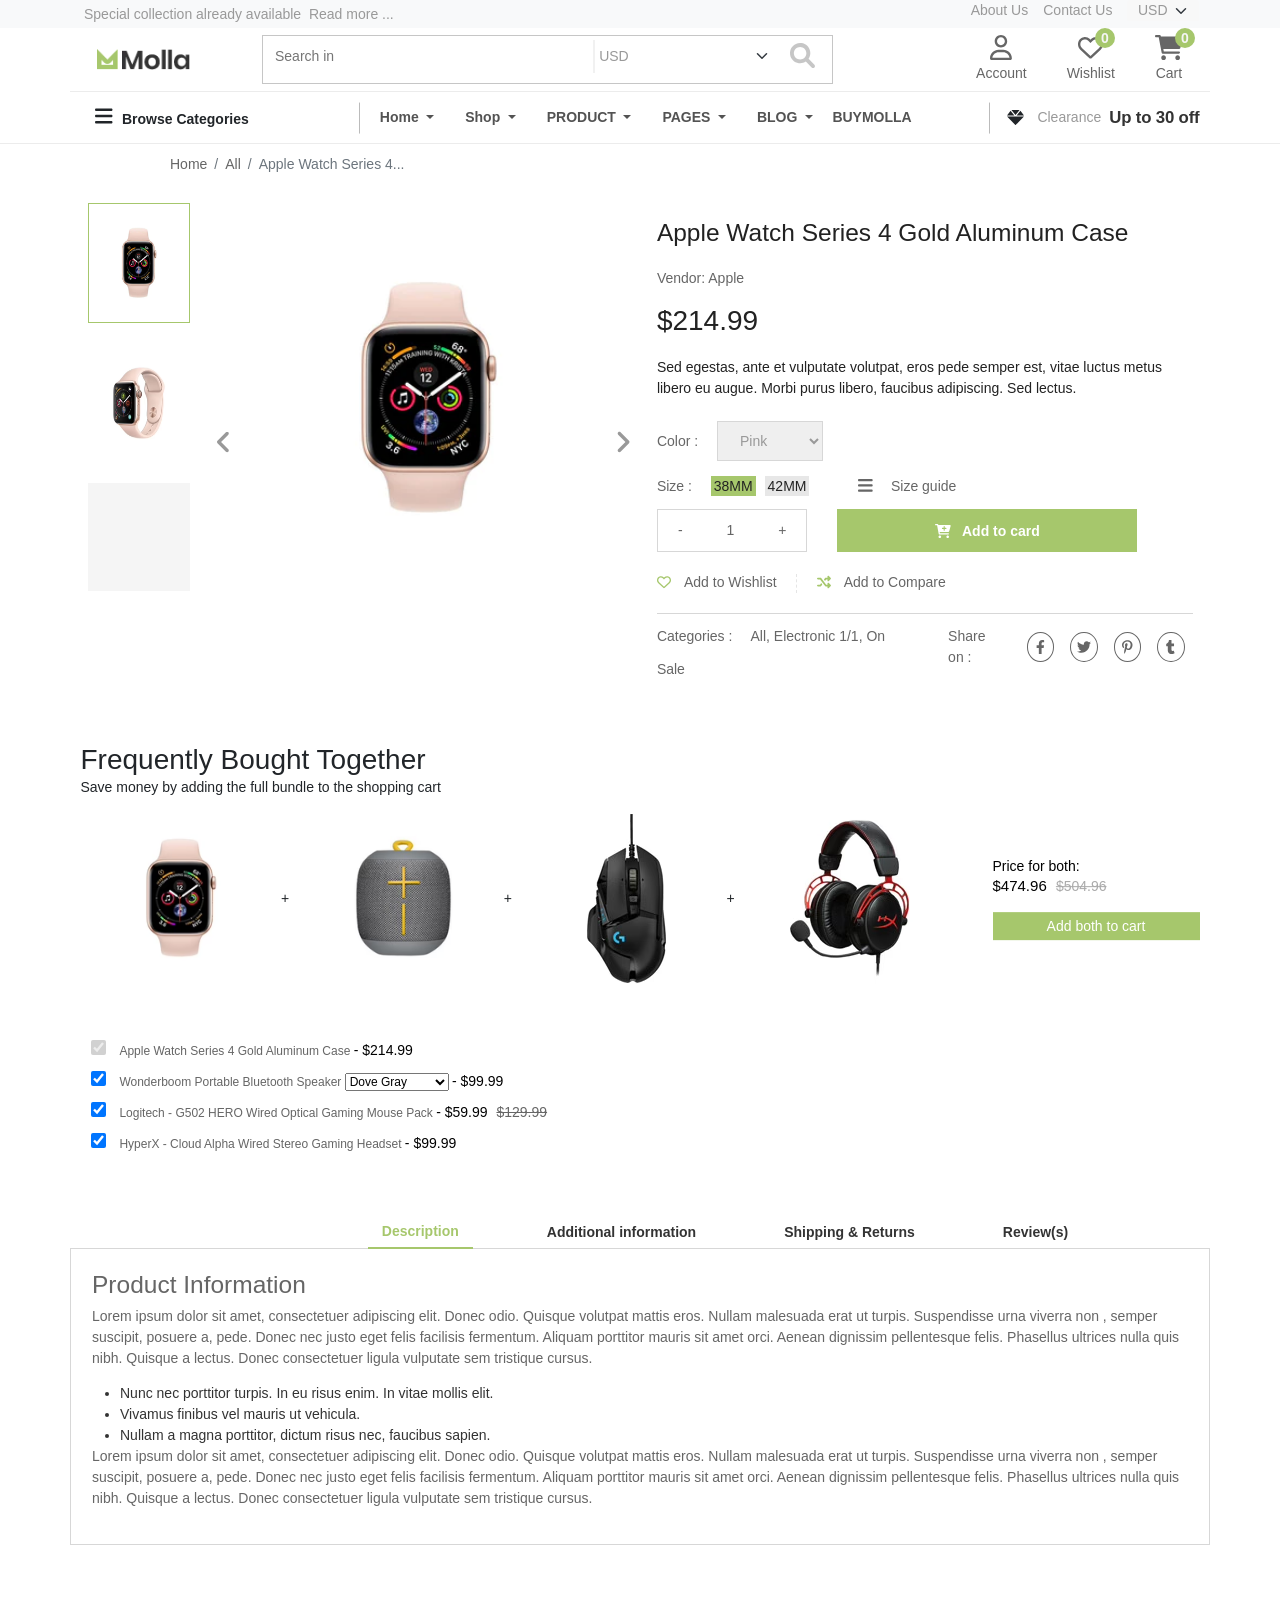
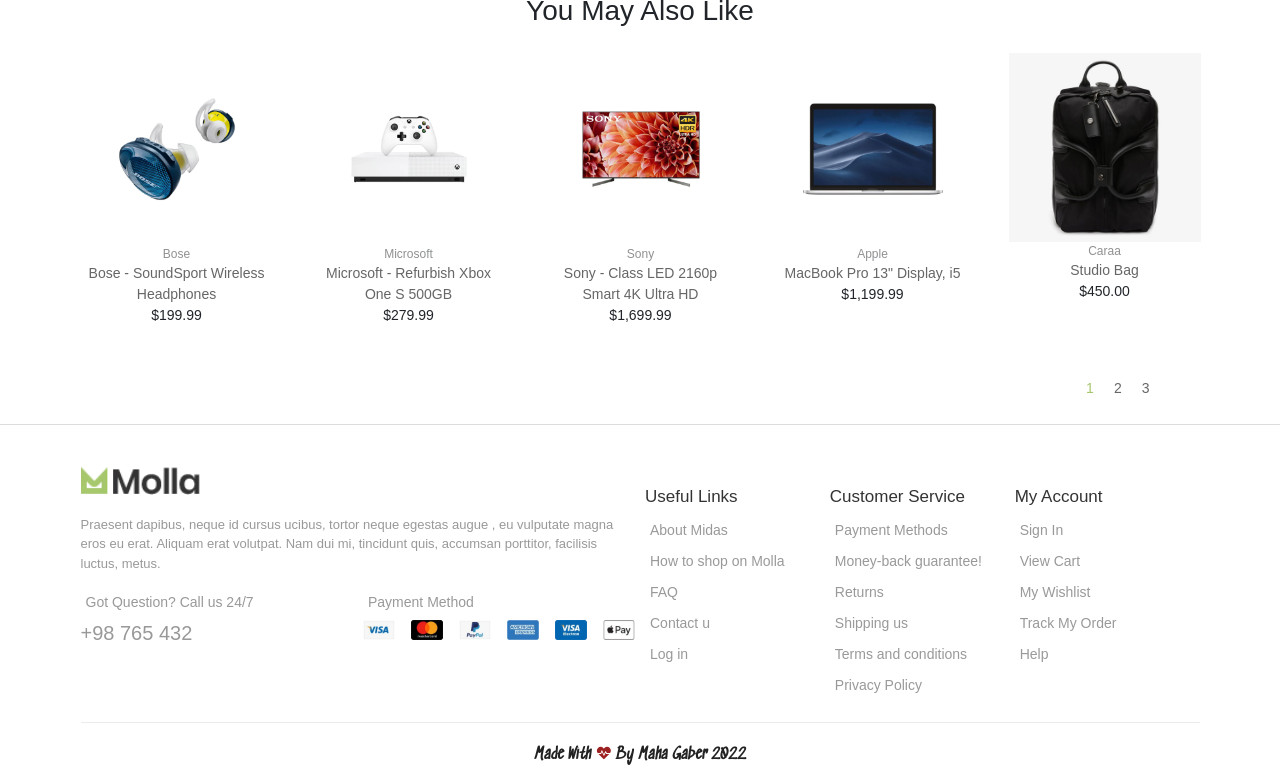
<file: 1-mahaa/index.html>
<!DOCTYPE html>
<html lang="en">
  <head>
    <meta charset="UTF-8" />
    <meta http-equiv="X-UA-Compatible" content="IE=edge" />
    <meta name="viewport" content="width=device-width, initial-scale=1.0" />
    <title>Apple Watch Series 4 Gold Aluminum Case– midas-theme</title>
    <link rel="stylesheet" href="css/main.css" />
    <link rel="stylesheet" href="css/SWIPER.css" />
    <link rel="stylesheet" href="css/bootstrap.min.css" />
    <link rel="stylesheet" href="css/all.min.css" />
    <link rel="stylesheet" href="css/normalize.css" />
    <link rel="preconnect" href="https://fonts.gstatic.com" crossorigin />
    <link
      href="https://fonts.googleapis.com/css2?family=Carter+One&family=Modak&family=Open+Sans:ital,wght@0,300;0,700;1,300;1,800&family=Poppins:wght@400;600;800&family=Roboto:ital,wght@0,100;0,300;0,400;0,700;1,100;1,400&family=Sedgwick+Ave&family=Work+Sans:ital,wght@0,100;0,200;0,300;0,500;0,600;0,700;0,800;1,100;1,500&display=swap"
      rel="stylesheet"
    />
    <style>
      .swiper-container {
        width: 100%;
        height: 100%;
      }

      .swiper-slide {
        text-align: center;
        font-size: 18px;
        background: #fff;

        /* Center slide text vertically */
        display: -webkit-box;
        display: -ms-flexbox;
        display: -webkit-flex;
        display: flex;
        -webkit-box-pack: center;
        -ms-flex-pack: center;
        -webkit-justify-content: center;
        justify-content: center;
        -webkit-box-align: center;
        -ms-flex-align: center;
        -webkit-align-items: center;
        align-items: center;
      }

      .swiper-slide img {
        display: block;
        width: 100%;
        height: 100%;
        object-fit: cover;
      }
    </style>
  </head>

  <body>
    <!-- header -->

    <header>
      <div class="headerTop bg-light">
        <div class="container">
          <div class="top d-flex">
            <div class="left p-1">
              <p class="m-0">
                Special collection
                <span>already available</span>
                <a href="#" class="">&nbsp;Read more ... </a>
              </p>
            </div>
            <div class="right">
              <div class="links">
                <div class="dropdown head">
                  <button
                    class="btn dropdown-toggle"
                    type="button"
                    id="dropdownMenuButton1"
                    data-bs-toggle="dropdown"
                    aria-expanded="false"
                  >
                    Links
                  </button>
                  <ul
                    class="dropdown-menu"
                    aria-labelledby="dropdownMenuButton1"
                  >
                    <li><a class="dropdown-item" href="#">About Us</a></li>
                    <li><a class="dropdown-item" href="#">Contact Us</a></li>
                    <li>
                      <a class="dropdown-item" href="#">
                        <select
                          class="form-select"
                          aria-label="Default select example"
                        >
                          <option selected>USD</option>
                          <option value="1">AUD</option>
                          <option value="2">EUR</option>
                          <option value="3">INR</option>
                          <option value="3">JPY</option>
                          <option value="3">USD</option>
                          <option value="3">VND</option>
                        </select>
                      </a>
                    </li>
                  </ul>
                </div>
                <div class="larg">
                  <ul>
                    <li><a class="" href="#">About Us</a></li>
                    <li><a class="" href="#">Contact Us</a></li>
                    <li>
                      <select
                        class="form-select"
                        aria-label="Default select example"
                      >
                        <option selected>USD</option>
                        <option value="1">AUD</option>
                        <option value="2">EUR</option>
                        <option value="3">INR</option>
                        <option value="3">JPY</option>
                        <option value="3">USD</option>
                        <option value="3">VND</option>
                      </select>
                    </li>
                  </ul>
                </div>
              </div>
            </div>
          </div>
        </div>
      </div>
      <div class="headerMeddle">
        <div class="container d-flex p-2">
          <div class="image">
            <div class="i">
              <i class="fa fa-bars"></i>
            </div>
            <img src="img/1.webp" alt="" />
          </div>
          <div class="form p-2">
            <form class="d-flex">
              <input type="search " placeholder="Search in" />
              <hr />
              <select class="form-select" aria-label="Default select example">
                <option selected>USD</option>
                <option value="1">AUD</option>
                <option value="2">EUR</option>
                <option value="3">INR</option>
                <option value="3">JPY</option>
                <option value="3">USD</option>
                <option value="3">VND</option>
              </select>
              <i class="fa fa-search"></i>
            </form>
          </div>
          <div class="contact d-flex">
            <a href="#">
              <i class="fa-regular fa-user"></i>
              <span>Account</span>
            </a>
            <a href="#">
              <span class="count">0</span>
              <i class="fa-regular fa-heart"></i>
              <span>Wishlist</span>
            </a>
            <a href="#">
              <span class="count2">0</span>
              <i class="fa-solid fa-cart-shopping"></i>
              <span>Cart</span>
            </a>
          </div>
        </div>
      </div>
      <div class="headerbottom">
        <div class="container d-flex">
          <div class="category">
            <!-- <i class="fa-sharp fa-solid fa-x"></i> -->
            <div class="text p-3">
              <i class="fa fa-bars"></i>Browse Categories
            </div>
            <div class="links">
              <a class="" href="#" aria-label="Gift Ideas">Gift Ideas</a>
              <a class="" href="#" aria-label="Beds">Beds</a>
              <a class="" href="#" aria-label="Lighting">Lighting</a>
              <a class="" href="#" aria-label="Sofas & Sleeper sofas"
                >Sofas & Sleeper sofas</a
              >
              <a class="" href="#" aria-label="Storage">Storage</a>
              <a class="" href="#" aria-label="Armchairs & Chaises"
                >Armchairs & Chaises</a
              >
              <a class="" href="#" aria-label="Decoration ">Decoration </a>
              <a class="" href="#" aria-label="Kitchen Cabinets"
                >Kitchen Cabinets</a
              >
              <a class="" href="#" aria-label="Coffee & Tables"
                >Coffee & Tables</a
              >
              <a class="" href="#" aria-label="Outdoor Furniture"
                >Outdoor Furniture</a
              >
            </div>
          </div>
          <div class="navbar">
            <div class="dropdown">
              <button
                class="btn dropdown-toggle"
                type="button"
                id="dropdownMenuButton1"
                data-bs-toggle="dropdown"
                aria-expanded="false"
              >
                Home
              </button>
              <div class="menu p-4">
                <h6 class="mb-4">CHOOSE YOUR DEMO</h6>
                <div class="demos d-grid">
                  <div class="box">
                    <div class="image">
                      <img src="img/download.jpeg" alt="" />
                      <div class="code">
                        <img src="img/QRcode.avif" alt="" />
                      </div>
                    </div>
                    <a href="#">01 -Furnture Store</a>
                  </div>
                  <div class="box">
                    <div class="image">
                      <img src="img/download.jpeg" alt="" />
                      <div class="code">
                        <img src="img/QRcode.avif" alt="" />
                      </div>
                    </div>
                    <a href="#">01 -Furnture Store</a>
                  </div>
                  <div class="box">
                    <div class="image">
                      <img src="img/download.jpeg" alt="" />
                      <div class="code">
                        <img src="img/QRcode.avif" alt="" />
                      </div>
                    </div>
                    <a href="#">01 -Furnture Store</a>
                  </div>
                  <div class="box">
                    <div class="image">
                      <img src="img/download.jpeg" alt="" />
                      <div class="code">
                        <img src="img/QRcode.avif" alt="" />
                      </div>
                    </div>
                    <a href="#">01 -Furnture Store</a>
                  </div>
                  <div class="box">
                    <div class="image">
                      <img src="img/download.jpeg" alt="" />
                      <div class="code">
                        <img src="img/QRcode.avif" alt="" />
                      </div>
                    </div>
                    <a href="#">01 -Furnture Store</a>
                  </div>
                  <div class="box">
                    <div class="image">
                      <img src="img/download.jpeg" alt="" />
                      <div class="code">
                        <img src="img/QRcode.avif" alt="" />
                      </div>
                    </div>
                    <a href="#">01 -Furnture Store</a>
                  </div>
                  <div class="box">
                    <div class="image">
                      <img src="img/download.jpeg" alt="" />
                      <div class="code">
                        <img src="img/QRcode.avif" alt="" />
                      </div>
                    </div>
                    <a href="#">01 -Furnture Store</a>
                  </div>
                  <div class="box">
                    <div class="image">
                      <img src="img/download.jpeg" alt="" />
                      <div class="code">
                        <img src="img/QRcode.avif" alt="" />
                      </div>
                    </div>
                    <a href="#">01 -Furnture Store</a>
                  </div>
                  <div class="box">
                    <div class="image">
                      <img src="img/download.jpeg" alt="" />
                      <div class="code">
                        <img src="img/QRcode.avif" alt="" />
                      </div>
                    </div>
                    <a href="#">01 -Furnture Store</a>
                  </div>
                  <div class="box">
                    <div class="image">
                      <img src="img/download.jpeg" alt="" />
                      <div class="code">
                        <img src="img/QRcode.avif" alt="" />
                      </div>
                    </div>
                    <a href="#">01 -Furnture Store</a>
                  </div>
                  <div class="box">
                    <div class="image">
                      <img src="img/download.jpeg" alt="" />
                      <div class="code">
                        <img src="img/QRcode.avif" alt="" />
                      </div>
                    </div>
                    <a href="#">01 -Furnture Store</a>
                  </div>
                  <div class="box">
                    <div class="image">
                      <img src="img/download.jpeg" alt="" />
                      <div class="code">
                        <img src="img/QRcode.avif" alt="" />
                      </div>
                    </div>
                    <a href="#">01 -Furnture Store</a>
                  </div>
                  <div class="box">
                    <div class="image">
                      <img src="img/download.jpeg" alt="" />
                      <div class="code">
                        <img src="img/QRcode.avif" alt="" />
                      </div>
                    </div>
                    <a href="#">01 -Furnture Store</a>
                  </div>
                  <div class="box">
                    <div class="image">
                      <img src="img/download.jpeg" alt="" />
                      <div class="code">
                        <img src="img/QRcode.avif" alt="" />
                      </div>
                    </div>
                    <a href="#">01 -Furnture Store</a>
                  </div>
                  <div class="box">
                    <div class="image">
                      <img src="img/download.jpeg" alt="" />
                      <div class="code">
                        <img src="img/QRcode.avif" alt="" />
                      </div>
                    </div>
                    <a href="#">01 -Furnture Store</a>
                  </div>
                  <div class="box">
                    <div class="image">
                      <img src="img/download.jpeg" alt="" />
                      <div class="code">
                        <img src="img/QRcode.avif" alt="" />
                      </div>
                    </div>
                    <a href="#">01 -Furnture Store</a>
                  </div>
                  <div class="box">
                    <div class="image">
                      <img src="img/download.jpeg" alt="" />
                      <div class="code">
                        <img src="img/QRcode.avif" alt="" />
                      </div>
                    </div>
                    <a href="#">01 -Furnture Store</a>
                  </div>
                  <div class="box">
                    <div class="image">
                      <img src="img/download.jpeg" alt="" />
                      <div class="code">
                        <img src="img/QRcode.avif" alt="" />
                      </div>
                    </div>
                    <a href="#">01 -Furnture Store</a>
                  </div>
                  <div class="box">
                    <div class="image">
                      <img src="img/download.jpeg" alt="" />
                      <div class="code">
                        <img src="img/QRcode.avif" alt="" />
                      </div>
                    </div>
                    <a href="#">01 -Furnture Store</a>
                  </div>
                  <div class="box">
                    <div class="image">
                      <img src="img/download.jpeg" alt="" />
                      <div class="code">
                        <img src="img/QRcode.avif" alt="" />
                      </div>
                    </div>
                    <a href="#">01 -Furnture Store</a>
                  </div>
                  <div class="box">
                    <div class="image">
                      <img src="img/download.jpeg" alt="" />
                      <div class="code">
                        <img src="img/QRcode.avif" alt="" />
                      </div>
                    </div>
                    <a href="#">01 -Furnture Store</a>
                  </div>
                  <div class="box">
                    <div class="image">
                      <img src="img/download.jpeg" alt="" />
                      <div class="code">
                        <img src="img/QRcode.avif" alt="" />
                      </div>
                    </div>
                    <a href="#">01 -Furnture Store</a>
                  </div>
                  <div class="box">
                    <div class="image">
                      <img src="img/download.jpeg" alt="" />
                      <div class="code">
                        <img src="img/QRcode.avif" alt="" />
                      </div>
                    </div>
                    <a href="#">01 -Furnture Store</a>
                  </div>
                  <div class="box">
                    <div class="image">
                      <img src="img/download.jpeg" alt="" />
                      <div class="code">
                        <img src="img/QRcode.avif" alt="" />
                      </div>
                    </div>
                    <a href="#">01 -Furnture Store</a>
                  </div>
                  <div class="box">
                    <div class="image">
                      <img src="img/download.jpeg" alt="" />
                      <div class="code">
                        <img src="img/QRcode.avif" alt="" />
                      </div>
                    </div>
                    <a href="#">01 -Furnture Store</a>
                  </div>
                  <div class="box">
                    <div class="image">
                      <img src="img/download.jpeg" alt="" />
                      <div class="code">
                        <img src="img/QRcode.avif" alt="" />
                      </div>
                    </div>
                    <a href="#">01 -Furnture Store</a>
                  </div>
                  <div class="box">
                    <div class="image">
                      <img src="img/download.jpeg" alt="" />
                      <div class="code">
                        <img src="img/QRcode.avif" alt="" />
                      </div>
                    </div>
                    <a href="#">01 -Furnture Store</a>
                  </div>
                  <div class="box">
                    <div class="image">
                      <img src="img/download.jpeg" alt="" />
                      <div class="code">
                        <img src="img/QRcode.avif" alt="" />
                      </div>
                    </div>
                    <a href="#">01 -Furnture Store</a>
                  </div>
                  <div class="box">
                    <div class="image">
                      <img src="img/download.jpeg" alt="" />
                      <div class="code">
                        <img src="img/QRcode.avif" alt="" />
                      </div>
                    </div>
                    <a href="#">01 -Furnture Store</a>
                  </div>
                  <div class="box">
                    <div class="image">
                      <img src="img/download.jpeg" alt="" />
                      <div class="code">
                        <img src="img/QRcode.avif" alt="" />
                      </div>
                    </div>
                    <a href="#">01 -Furnture Store</a>
                  </div>
                  <div class="box">
                    <div class="image">
                      <img src="img/download.jpeg" alt="" />
                      <div class="code">
                        <img src="img/QRcode.avif" alt="" />
                      </div>
                    </div>
                    <a href="#">01 -Furnture Store</a>
                  </div>
                  <div class="box">
                    <div class="image">
                      <img src="img/download.jpeg" alt="" />
                      <div class="code">
                        <img src="img/QRcode.avif" alt="" />
                      </div>
                    </div>
                    <a href="#">01 -Furnture Store</a>
                  </div>
                  <div class="box">
                    <div class="image">
                      <img src="img/download.jpeg" alt="" />
                      <div class="code">
                        <img src="img/QRcode.avif" alt="" />
                      </div>
                    </div>
                    <a href="#">01 -Furnture Store</a>
                  </div>
                  <div class="box">
                    <div class="image">
                      <img src="img/download.jpeg" alt="" />
                      <div class="code">
                        <img src="img/QRcode.avif" alt="" />
                      </div>
                    </div>
                    <a href="#">01 -Furnture Store</a>
                  </div>
                  <div class="box">
                    <div class="image">
                      <img src="img/download.jpeg" alt="" />
                      <div class="code">
                        <img src="img/QRcode.avif" alt="" />
                      </div>
                    </div>
                    <a href="#">01 -Furnture Store</a>
                  </div>
                  <div class="box">
                    <div class="image">
                      <img src="img/download.jpeg" alt="" />
                      <div class="code">
                        <img src="img/QRcode.avif" alt="" />
                      </div>
                    </div>
                    <a href="#">01 -Furnture Store</a>
                  </div>
                </div>
              </div>
            </div>
            <div class="dropdown">
              <button
                class="btn dropdown-toggle"
                type="button"
                id="dropdownMenuButton1"
                data-bs-toggle="dropdown"
                aria-expanded="false"
              >
                Shop
              </button>
              <div class="menu2 d-flex">
                <div class="text d-flex p-4">
                  <div class="box">
                    <h2><a href="#">SHOP WITH SIDEBAR </a></h2>
                    <li><a href="#">Shop List</a></li>
                    <li><a href="#">Shop Grid 4 Columns</a></li>
                    <li><a href="#">Shop Grid 3 Columns</a></li>
                    <li><a href="#">Shop Grid 2 Columns</a></li>
                    <li><a href="#">Shop MarketNew</a></li>
                    <h2><a href="#">SHOP NO SIDEBAR</a></h2>
                    <li><a href="#">Shop Boxed No Sidebar</a></li>
                    <li><a href="#">Shop Fullwidth No Sidebar</a></li>
                  </div>
                  <div class="box">
                    <h2><a href="#">PRODUCT CATEGORY</a></h2>
                    <li><a href="#">Product Category BoxedNew</a></li>
                    <li><a href="#">Product Category Fullwidth</a></li>
                    <h2><a href="#">SHOP PAGES</a></h2>
                    <li><a href="#">My Account</a></li>
                    <li><a href="#">Wishlist</a></li>
                    <li><a href="#">Cart</a></li>
                    <li><a href="#">Cart Dropdown</a></li>
                    <li><a href="#">Cart PopupNew</a></li>
                    <!-- <h2><a href="#"></a></h2> -->
                  </div>
                  <div class="box">
                    <!-- <h2><a href="#">PRODUCT CATEGORY</a></h2> -->
                    <li><a href="#">Cart DrawerHot</a></li>
                    <li><a href="#">Shipping rates calculator</a></li>
                    <li><a href="#">Threshold free shippingHot</a></li>
                    <h2><a href="#">SHOP OPTIONS</a></h2>
                    <li><a href="#">Masonry Layout</a></li>
                    <li><a href="#">Load more button</a></li>
                    <li><a href="#">Infinite scrolling</a></li>
                    <li><a href="#">Filter sidebar</a></li>
                    <li><a href="#">Filter drawer</a></li>
                  </div>
                </div>
                <div class="image">
                  <img src="img/banner-1.webp" alt="" />
                </div>
              </div>
            </div>
            <div class="dropdown">
              <button
                class="btn dropdown-toggle"
                type="button"
                id="dropdownMenuButton1"
                data-bs-toggle="dropdown"
                aria-expanded="false"
              >
                PRODUCT
              </button>
              <div class="menu2 menu3 d-flex">
                <div class="text d-flex p-4">
                  <div class="box">
                    <h2><a href="#">SHOP WITH SIDEBAR </a></h2>
                    <li><a href="#">Shop List</a></li>
                    <li><a href="#">Shop Grid 4 Columns</a></li>
                    <li><a href="#">Shop Grid 3 Columns</a></li>
                    <li><a href="#">Shop Grid 2 Columns</a></li>
                    <li><a href="#">Shop MarketNew</a></li>
                    <li><a href="#">Product Category BoxedNew</a></li>
                    <li><a href="#">Product Category Fullwidth</a></li>
                  </div>
                  <div class="box">
                    <h2><a href="#">SHOP OPTIONS</a></h2>
                    <li><a href="#">Cart DrawerHot</a></li>
                    <li><a href="#">Shipping rates calculator</a></li>
                    <li><a href="#">Threshold free shippingHot</a></li>
                    <li><a href="#">Masonry Layout</a></li>
                    <li><a href="#">Load more button</a></li>
                    <li><a href="#">Infinite scrolling</a></li>
                    <li><a href="#">Filter sidebar</a></li>
                  </div>
                </div>
                <div class="image">
                  <img src="img/banner-2.webp" alt="" />
                </div>
              </div>
            </div>
            <div class="dropdown">
              <button
                class="btn dropdown-toggle"
                type="button"
                aria-expanded="false"
              >
                PAGES
              </button>
              <ul class="Dmenu" aria-labelledby="">
                <li><a class="dropdown-item" href="#">About</a></li>
                <li><a class="dropdown-item" href="#">Contact</a></li>
                <li><a class="dropdown-item" href="#">Login</a></li>
                <li><a class="dropdown-item" href="#">FAQs</a></li>
                <li><a class="dropdown-item" href="#">Error 404</a></li>
                <li><a class="dropdown-item" href="#">Coming Soon</a></li>
              </ul>
            </div>
            <div class="dropdown">
              <button
                class="btn dropdown-toggle"
                type="button"
                aria-expanded="false"
              >
                BLOG
              </button>
              <ul class="Dmenu" aria-labelledby="">
                <li><a class="dropdown-item" href="#">Classic</a></li>
                <li><a class="dropdown-item" href="#">Listing</a></li>
                <li><a class="dropdown-item" href="#">Grid</a></li>
                <li><a class="dropdown-item" href="#">Masonry</a></li>
                <li><a class="dropdown-item" href="#">Mask</a></li>
                <li><a class="dropdown-item" href="#">Single Post</a></li>
              </ul>
            </div>
            <div class="dropdown">
              <a href="#">BUYMOLLA</a>
            </div>
          </div>
          <div class="sale">
            <i class="fa-solid fa-gem"></i>
            <span>Clearance</span>
            <div class="text">Up to 30 off</div>
          </div>
        </div>
      </div>
    </header>
    <div class="">
      <div class="conatiner">
        <nav aria-label="breadcrumb" class="nav">
          <ol class="breadcrumb">
            <li class="breadcrumb-item"><a href="#">Home</a></li>
            <li class="breadcrumb-item"><a href="#">All</a></li>
            <li class="breadcrumb-item active" aria-current="page">
              Apple Watch Series 4...
            </li>
          </ol>
        </nav>
      </div>
    </div>
    <div class="mediaheader">
      <div class="row close p-3">
        <i class="fa-duotone fa-x"></i>
      </div>
      <div class="form row m-4">
        <form class="d-flex">
          <input type="search " placeholder="Search in" />
          <div class="search"><i class="fa-solid fa-magnifying-glass"></i></div>
        </form>
      </div>
      <div class="category">
        <!-- <i class="fa-sharp fa-solid fa-x"></i> -->
        <div class="text p-3"><i class="fa fa-bars"></i>Browse Categories</div>
        <div class="links">
          <a class="" href="#" aria-label="Gift Ideas">Gift Ideas</a>
          <a class="" href="#" aria-label="Beds">Beds</a>
          <a class="" href="#" aria-label="Lighting">Lighting</a>
          <a class="" href="#" aria-label="Sofas & Sleeper sofas"
            >Sofas & Sleeper sofas</a
          >
          <a class="" href="#" aria-label="Storage">Storage</a>
          <a class="" href="#" aria-label="Armchairs & Chaises"
            >Armchairs & Chaises</a
          >
          <a class="" href="#" aria-label="Decoration ">Decoration </a>
          <a class="" href="#" aria-label="Kitchen Cabinets"
            >Kitchen Cabinets</a
          >
          <a class="" href="#" aria-label="Coffee & Tables">Coffee & Tables</a>
          <a class="" href="#" aria-label="Outdoor Furniture"
            >Outdoor Furniture</a
          >
        </div>
      </div>
      <br />
      <div class="d-flex bar p-0">
        <span class="active"><a href="#">MENU</a></span>
        <span class=""><a href="#">CATEGORIES</a></span>
      </div>
      <div class="navbar open">
        <div class="box">
          <a href="#">HOME</a>
          <div class="i show active">
            <i class="fa-solid fa-angle-down"></i>
          </div>
          <div class="i hide">
            <i class="fa-solid fa-angle-up"></i>
          </div>
          <div class="content">
            <a href="#">01 -Furnture Store</a>
            <a href="#">01 -Furnture Store</a>
            <a href="#">01 -Furnture Store</a>
            <a href="#">01 -Furnture Store</a>
            <a href="#">01 -Furnture Store</a>
            <a href="#">01 -Furnture Store</a>
            <a href="#">01 -Furnture Store</a>
            <a href="#">01 -Furnture Store</a>
            <a href="#">01 -Furnture Store</a>
            <a href="#">01 -Furnture Store</a>
            <a href="#">01 -Furnture Store</a>
            <a href="#">01 -Furnture Store</a>
            <a href="#">01 -Furnture Store</a>
            <a href="#">01 -Furnture Store</a>
            <a href="#">01 -Furnture Store</a>
            <a href="#">01 -Furnture Store</a>
            <a href="#">01 -Furnture Store</a>
            <a href="#">01 -Furnture Store</a>
            <a href="#">01 -Furnture Store</a>
            <a href="#">01 -Furnture Store</a>
            <a href="#">01 -Furnture Store</a>
            <a href="#">01 -Furnture Store</a>
            <a href="#">01 -Furnture Store</a>
            <a href="#">01 -Furnture Store</a>
            <a href="#">01 -Furnture Store</a>
            <a href="#">01 -Furnture Store</a>
            <a href="#">01 -Furnture Store</a>
            <a href="#">01 -Furnture Store</a>
            <a href="#">01 -Furnture Store</a>
            <a href="#">01 -Furnture Store</a>
            <a href="#">01 -Furnture Store</a>
          </div>
        </div>
        <div class="box">
          <a href="#">SHOP</a>
          <div class="i show active">
            <i class="fa-solid fa-angle-down"></i>
          </div>
          <div class="i hide">
            <i class="fa-solid fa-angle-up"></i>
          </div>
          <div class="content">
            <ul>
              <li><a href="#">Shop List</a></li>
              <li><a href="#">Shop Grid</a></li>
              <li><a href="#">Shop Market</a></li>
              <li><a href="#">Shop Boxed No Sidebar</a></li>
              <li><a href="#">Shop Fullwidth No Sidebar</a></li>
              <li><a href="#">Product Category Boxed</a></li>
              <li><a href="#">Product Category Fullwidth</a></li>
              <li><a href="#">Cart</a></li>
              <li><a href="#">Checkout</a></li>
              <li><a href="#">Wishlist</a></li>
            </ul>
          </div>
        </div>
        <div class="box">
          <a href="#">PRODUCT</a>
          <div class="i show active">
            <i class="fa-solid fa-angle-down"></i>
          </div>
          <div class="i hide">
            <i class="fa-solid fa-angle-up"></i>
          </div>
          <div class="content">
            <ul>
              <li><a href="#">Default</a></li>
              <li><a href="#">Centered</a></li>
              <li><a href="#">Extended Info</a></li>
              <li><a href="#"></a>Gallery</li>
              <li><a href="#"></a>Sticky Info</li>
              <li><a href="#"></a>Boxed With Sidebar</li>
              <li><a href="#"></a>Full Width</li>
              <li><a href="#"></a>Masonry Sticky Info</li>
            </ul>
          </div>
        </div>
        <div class="box">
          <a href="#">PAGES</a>
          <div class="i show active">
            <i class="fa-solid fa-angle-down"></i>
          </div>
          <div class="i hide">
            <i class="fa-solid fa-angle-up"></i>
          </div>
          <div class="content">
            <ul>
              <li><a href="#">About</a></li>
              <li><a href="#">Contact</a></li>
              <li><a href="#">Login</a></li>
              <li><a href="#">FAQs</a></li>
              <li><a href="#">Error 404</a></li>
              <li><a href="#">Coming Soon</a></li>
            </ul>
          </div>
        </div>
        <div class="box">
          <a href="#">BLOG</a>
          <div class="i show active">
            <i class="fa-solid fa-angle-down"></i>
          </div>
          <div class="i hide">
            <i class="fa-solid fa-angle-up"></i>
          </div>
          <div class="content">
            <ul>
              <li><a href="#">Classic</a></li>
              <li><a href="#">Listing</a></li>
              <li><a href="#">Grid</a></li>
              <li><a href="#">Masonry</a></li>
              <li><a href="#">Mask</a></li>
              <li><a href="#">Single Post</a></li>
            </ul>
          </div>
        </div>
        <div class="box">
          <a href="#">BUY NOW</a>
        </div>
      </div>
      <div class="conatct row">
        <span><i class="fab fa-facebook-f"></i></span>
        <span><i class="fab fa-twitter"></i></span>
        <span><i class="fab fa-pinterest-p"></i></span>
        <span><i class="fab fa-tumblr"></i></span>
      </div>
    </div>

    <section class="p-2 home">
      <div class="container d-flex">
        <div class="left d-flex">
          <div class="control d-flex">
            <div class="images p-2">
              <div class="image active">
                <img src="img/16.jpg" alt="" />
              </div>
              <div class="image">
                <img src="img/3.avif" alt="" />
              </div>
              <div class="image video">
                <video src="img/V.mp4"></video>
              </div>
            </div>
          </div>
          <div class="slide">
            <div class="left_icon">
              <i class="fa fa-angle-left"></i>
            </div>
            <div class="images p-2">
              <div class="image active">
                <img src="img/16.jpg" alt="" />
              </div>
              <div class="image">
                <img src="img/58.jpg" alt="" />
              </div>
              <div class="image">
                <video src="img/V.mp4" controls loop></video>
              </div>
            </div>
            <div class="right_icon">
              <i class="fa fa-angle-right"></i>
            </div>
          </div>
        </div>
        <div class="right p-2">
          <h3>Apple Watch Series 4 Gold Aluminum Case</h3>
          <span>Vendor: <a href="#">Apple</a></span>
          <h2>$214.99</h2>
          <p>
            Sed egestas, ante et vulputate volutpat, eros pede semper est, vitae
            luctus metus libero eu augue. Morbi purus libero, faucibus
            adipiscing. Sed lectus.
          </p>
          <div class="details">
            <div class="color">
              <label>Color : </label>
              <select>
                <option value="pink" selected>Pink</option>
              </select>
            </div>
            <div class="size">
              <label>Size :</label>
              <span>38MM</span>
              <span>42MM</span>
              <a href="#">
                <i class="fa fa-navicon"></i>
                Size guide</a
              >
            </div>
            <div class="amount d-flex">
              <div class="count">
                <span>-</span>
                <span>1</span>
                <span>+</span>
              </div>
              <button><i class="fa fa-cart-plus"></i> Add to card</button>
            </div>
            <div class="addtocard d-flex">
              <div class="box">
                <i class="fa-regular fa-heart"></i>
                <a href="#">Add to Wishlist</a>
              </div>
              <div class="box">
                <i class="fa fa-random"></i>
                <a href="#">Add to Compare</a>
              </div>
            </div>
            <div class="category d-flex">
              <div class="cat">
                <label>Categories : </label>
                <a href="#">All</a>, <a href="#">Electronic 1/1</a>,
                <a href="#">On Sale</a>
              </div>
              <div class="share d-flex">
                <label>Share on : </label>
                <span><i class="fab fa-facebook-f"></i></span>
                <span><i class="fab fa-twitter"></i></span>
                <span><i class="fab fa-pinterest-p"></i></span>
                <span><i class="fab fa-tumblr"></i></span>
              </div>
            </div>
          </div>
        </div>
      </div>
    </section>

    <section class="section2 p-2 mt-5 mb-4">
      <div class="container">
        <div class="row">
          <h1 class="m-0">Frequently Bought Together</h1>
          <p class="m-0">
            Save money by adding the full bundle to the shopping cart
          </p>
        </div>
        <div class="main row d-flex">
          <div class="imgs d-grid">
            <div class="image">
              <a href="#"><i class="Glasses fontawesomeicon"></i></a>
              <img src="img/2.avif" alt="" />
              <span>+</span>
            </div>
            <div class="image">
              <a href="#"><i class="Glasses fontawesomeicon"></i></a>
              <img src="img/4.avif" alt="" />
              <span>+</span>
            </div>
            <div class="image">
              <a href="#"><i class="Glasses fontawesomeicon"></i></a>
              <img src="img/5.avif" alt="" />
              <span>+</span>
            </div>
            <div class="image">
              <a href="#"><i class="Glasses fontawesomeicon"></i></a>
              <img src="img/6.avif" alt="" />
            </div>
          </div>
          <div class="price">
            <h6 class="m-0">Price for both:</h6>
            <p class="m-0">$474.96 <span>$504.96</span></p>
            <button>Add both to cart</button>
          </div>
        </div>
        <div class="details row d-block mt-5">
          <div class="box">
            <input type="checkbox" class="d-inline" checked disabled />
            <span class="">Apple Watch Series 4 Gold Aluminum Case </span>
            <span> - $214.99</span>
          </div>
          <div class="box">
            <input type="checkbox" class="d-inline" checked />
            <span class="">
              Wonderboom Portable Bluetooth Speaker
              <select>
                <option value="" selected>Dove Gray</option>
                <option value="">Vivid Tangerine</option>
                <option value="">Danube</option>
                <option value="">Sidecar</option>
                <option value="">Athens Gray</option>
              </select>
            </span>
            <span> - $99.99</span>
          </div>
          <div class="box">
            <input type="checkbox" class="d-inline" checked />
            <span class=""
              >Logitech - G502 HERO Wired Optical Gaming Mouse Pack
            </span>
            <span> - $59.99</span>
            <p class="d-inline">$129.99</p>
          </div>
          <div class="box">
            <input type="checkbox" class="d-inline" checked />
            <span class=""
              >HyperX - Cloud Alpha Wired Stereo Gaming Headset
            </span>
            <span> - $99.99</span>
          </div>
        </div>
      </div>
    </section>

    <section class="secion3 p-3 mb-1">
      <div class="conatainer">
        <nav>
          <div class="nav nav-tabs buttons" id="nav-tab" role="tablist">
            <button
              class="nav-link active"
              id="nav-home-tab"
              data-bs-toggle="tab"
              data-bs-target="#nav-home"
              type="button"
              role="tab"
              aria-controls="nav-home"
              aria-selected="true"
            >
              Description
            </button>
            <button
              class="nav-link"
              id="nav-profile-tab"
              data-bs-toggle="tab"
              data-bs-target="#nav-profile"
              type="button"
              role="tab"
              aria-controls="nav-profile"
              aria-selected="false"
            >
              Additional information
            </button>
            <button
              class="nav-link"
              id="nav-contact-tab"
              data-bs-toggle="tab"
              data-bs-target="#nav-contact"
              type="button"
              role="tab"
              aria-controls="nav-contact"
              aria-selected="false"
            >
              Shipping & Returns
            </button>
            <button
              class="nav-link"
              id="nav-Review-tab"
              data-bs-toggle="tab"
              data-bs-target="#nav-Review"
              type="button"
              role="tab"
              aria-controls="nav-Review"
              aria-selected="false"
            >
              Review(s)
            </button>
          </div>
        </nav>
        <div class="container p-4">
          <div class="tab-content" id="nav-tabContent">
            <div
              class="tab-pane fade show active"
              id="nav-home"
              role="tabpanel"
              aria-labelledby="nav-home-tab"
            >
              <h3>Product Information</h3>
              <p>
                Lorem ipsum dolor sit amet, consectetuer adipiscing elit. Donec
                odio. Quisque volutpat mattis eros. Nullam malesuada erat ut
                turpis. Suspendisse urna viverra non , semper suscipit, posuere
                a, pede. Donec nec justo eget felis facilisis fermentum. Aliquam
                porttitor mauris sit amet orci. Aenean dignissim pellentesque
                felis. Phasellus ultrices nulla quis nibh. Quisque a lectus.
                Donec consectetuer ligula vulputate sem tristique cursus.
              </p>
              <ul style="list-style: disc">
                <li>
                  Nunc nec porttitor turpis. In eu risus enim. In vitae mollis
                  elit.
                </li>
                <li>Vivamus finibus vel mauris ut vehicula.</li>
                <li>
                  Nullam a magna porttitor, dictum risus nec, faucibus sapien.
                </li>
              </ul>
              <p>
                Lorem ipsum dolor sit amet, consectetuer adipiscing elit. Donec
                odio. Quisque volutpat mattis eros. Nullam malesuada erat ut
                turpis. Suspendisse urna viverra non , semper suscipit, posuere
                a, pede. Donec nec justo eget felis facilisis fermentum. Aliquam
                porttitor mauris sit amet orci. Aenean dignissim pellentesque
                felis. Phasellus ultrices nulla quis nibh. Quisque a lectus.
                Donec consectetuer ligula vulputate sem tristique cursus.
              </p>
            </div>
            <div
              class="tab-pane fade"
              id="nav-profile"
              role="tabpanel"
              aria-labelledby="nav-profile-tab"
            >
              <h3>Information</h3>
              <p>
                Lorem ipsum dolor sit amet, consectetuer adipiscing elit. Donec
                odio. Quisque volutpat mattis eros. Nullam malesuada erat ut
                turpis. Suspendisse urna viverra non, semper suscipit, posuere
                a, pede. Donec nec justo eget felis facilisis fermentum. Aliquam
                porttitor mauris sit amet orci.
              </p>
              <h3>Fabric & care</h3>
              <ul style="list-style: disc">
                <li>Faux suede fabric</li>
                <li>Gold tone metal hoop handles.</li>
                <li>RI branding</li>
                <li>Snake print trim interior</li>
                <li>Adjustable cross body strap</li>
                <li>
                  Height: 31cm; Width: 32cm; Depth: 12cm; Handle Drop: 61cm
                </li>
              </ul>
              <div class="types">
                <div class="row">
                  <label>Type: <a href="#">Watch</a></label>
                </div>
                <div class="row">
                  <label>Vendor: <a href="#">Apple</a></label>
                </div>
                <div class="row">
                  <label>Color: <span>Pink</span> </label>
                </div>
                <div class="row">
                  <label>Size: <span>38mm, 42mm</span> </label>
                </div>
              </div>
            </div>
            <div
              class="tab-pane fade"
              id="nav-contact"
              role="tabpanel"
              aria-labelledby="nav-contact-tab"
            >
              <p>Order in the next <span>06 Hours 16 Minutes</span> :</p>
              <p>
                <i class="fa fa-check"></i>
                To receive your package between <i>Thursday 10/06/2022</i> and
                <i>Tuesday 10/11/2022</i>
              </p>
              <div class="delivery pt-3 mt-3">
                <h3>Delivery & returns</h3>
                <p>
                  We deliver to over 100 countries around the world. For full
                  details of the delivery options we offer, please view our
                  <a href="#">Delivery information</a>
                  <br />
                  We hope you’ll love every purchase, but if you ever need to
                  return an item you can do so within a month of receipt. For
                  full details of how to make a return, please view our
                  <a href="#">Returns information</a>
                </p>
              </div>
            </div>
            <div
              class="tab-pane fade"
              id="nav-Review"
              role="tabpanel"
              aria-labelledby="nav-Review-tab"
            ></div>
          </div>
        </div>
      </div>
    </section>

    <section class="section4 p-3 mt-4">
      <div class="head row mb-2 text-center">
        <h1>You May Also Like</h1>
      </div>
      <div class="container swiper mySwiper">
        <div class="boxs swiper-wrapper">
          <div class="box swiper-slide">
            <div class="image">
              <div class="img1">
                <img src="img/77.webp" alt="" />
              </div>
              <div class="img">
                <img src="img/7.webp" alt="" />
              </div>
              <div class="icons">
                <div class="fav">
                  <span>Add to Wishlist </span>
                  <i class="fa-regular fa-heart"></i>
                </div>
                <div class="prav">
                  <span>Quick view</span>
                  <li class="Glasses fontawesomeicon"></li>
                </div>
              </div>
            </div>
            <div class="details">
              <span>Bose</span>
              <a href="">Bose - SoundSport Wireless Headphones</a>
              <span>$199.99</span>
            </div>
            <div class="addtocart">
              <button><i class="fa fa-cart-plus"></i> Add to card</button>
            </div>
          </div>
          <div class="box swiper-slide">
            <div class="image">
              <div class="img1">
                <img src="img/88.webp" alt="" />
              </div>
              <div class="img">
                <img src="img/8.webp" alt="" />
              </div>
              <div class="icons">
                <div class="fav">
                  <span>Add to Wishlist </span>
                  <i class="fa-regular fa-heart"></i>
                </div>
                <div class="prav">
                  <span>Quick view</span>
                  <li class="Glasses fontawesomeicon"></li>
                </div>
              </div>
            </div>
            <div class="details">
              <span>Microsoft</span>
              <a href="">Microsoft - Refurbish Xbox One S 500GB</a>
              <span>$279.99</span>
            </div>
            <div class="addtocart">
              <button><i class="fa fa-cart-plus"></i> Add to card</button>
            </div>
          </div>
          <div class="box swiper-slide">
            <div class="image">
              <div class="img1">
                <img src="img/99.webp" alt="" />
              </div>
              <div class="img">
                <img src="img/9.avif" alt="" />
              </div>
              <div class="icons">
                <div class="fav">
                  <span>Add to Wishlist </span>
                  <i class="fa-regular fa-heart"></i>
                </div>
                <div class="prav">
                  <span>Quick view</span>
                  <li class="Glasses fontawesomeicon"></li>
                </div>
              </div>
            </div>
            <div class="details">
              <span>Sony</span>
              <a href="">Sony - Class LED 2160p Smart 4K Ultra HD</a>
              <span>$1,699.99</span>
            </div>
            <div class="addtocart">
              <button><i class="fa fa-cart-plus"></i> Add to card</button>
            </div>
          </div>
          <div class="box swiper-slide">
            <div class="image">
              <div class="img1">
                <img src="img/110.webp" alt="" />
              </div>
              <div class="img">
                <img src="img/10.avif" alt="" />
              </div>
              <div class="icons">
                <div class="fav">
                  <span>Add to Wishlist </span>
                  <i class="fa-regular fa-heart"></i>
                </div>
                <div class="prav">
                  <span>Quick view</span>
                  <li class="Glasses fontawesomeicon"></li>
                </div>
              </div>
            </div>
            <div class="details">
              <span>Apple</span>
              <a href="">MacBook Pro 13" Display, i5</a>
              <span>$1,199.99</span>
            </div>
            <div class="addtocart">
              <button><i class="fa fa-cart-plus"></i> Add to card</button>
            </div>
          </div>
          <div class="box swiper-slide">
            <div class="image">
              <div class="img1">
                <img src="img/111.webp" alt="" />
              </div>
              <div class="img">
                <img src="img/11.avif" alt="" />
              </div>
              <div class="icons">
                <div class="fav">
                  <span>Add to Wishlist </span>
                  <i class="fa-regular fa-heart"></i>
                </div>
                <div class="prav">
                  <span>Quick view</span>
                  <li class="Glasses fontawesomeicon"></li>
                </div>
              </div>
            </div>
            <div class="details">
              <span>Caraa</span>
              <a href="">Studio Bag</a>
              <span>$450.00</span>
            </div>
            <div class="addtocart">
              <button><i class="fa fa-cart-plus"></i> Add to card</button>
            </div>
          </div>
        </div>
        <div class="swiper-button-next slid"></div>
        <div class="swiper-button-prev slid"></div>
      </div>
    </section>

    <div class="container linkst">
      <nav aria-label="Page navigation example ">
        <ul class="pagination">
          <li class="page-item"><a class="page-link active" href="#">1</a></li>
          <li class="page-item">
            <a class="page-link" href="page2.html">2</a>
          </li>
          <li class="page-item">
            <a class="page-link" href="page3.html">3</a>
          </li>
        </ul>
      </nav>
    </div>

    <footer class="pt-5">
      <div class="container d-flex">
        <div class="info">
          <div class="image row">
            <img
              src="img/logo_c1cc906b-de91-4cb3-840b-9c2dd7e81e2a_125x@2x.png"
              alt=""
            />
          </div>
          <p>
            Praesent dapibus, neque id cursus ucibus, tortor neque egestas augue
            , eu vulputate magna eros eu erat. Aliquam erat volutpat. Nam dui
            mi, tincidunt quis, accumsan porttitor, facilisis luctus, metus.
          </p>
          <div class="row d-flex">
            <div class="phone">
              <span>Got Question? Call us 24/7</span>
              <a href="#">+98 765 432</a>
            </div>
            <div class="payment">
              <span>Payment Method</span>
              <a href="#"> <img src="img/download.png" alt="" /></a>
            </div>
          </div>
        </div>
        <div class="links d-flex">
          <div class="box">
            <h2>Useful Links <i class="fa fa-angle-down"></i></h2>
            <li><a href="#">About Midas</a></li>
            <li><a href="#">How to shop on Molla</a></li>
            <li><a href="#">FAQ</a></li>
            <li><a href="#">Contact u</a></li>
            <li><a href="#">Log in</a></li>
          </div>
          <div class="box">
            <h2>Customer Service <i class="fa fa-angle-down"></i></h2>
            <li><a href="#">Payment Methods</a></li>
            <li><a href="#">Money-back guarantee!</a></li>
            <li><a href="#">Returns</a></li>
            <li><a href="#">Shipping us</a></li>
            <li><a href="#">Terms and conditions</a></li>
            <li><a href="#">Privacy Policy</a></li>
          </div>
          <div class="box">
            <h2>My Account <i class="fa fa-angle-down"></i></h2>
            <li><a href="#">Sign In</a></li>
            <li><a href="#">View Cart</a></li>
            <li><a href="#">My Wishlist</a></li>
            <li><a href="#">Track My Order</a></li>
            <li><a href="#">Help</a></li>
          </div>
        </div>
      </div>
      <div class="container mt-4">
        <div class="name">
          <p class="coperight pt-4">
            Made With <i class="fa fa-heartbeat"></i> By Maha Gaber 2022
          </p>
        </div>
      </div>
    </footer>

    <script src="https://unpkg.com/swiper/swiper-bundle.min.js"></script>

    <script>
      var swiper = new Swiper(".mySwiper", {
        slidesPerView: 1,
        centeredSlides: false,
        slidesPerGroupSkip: 1,
        grabCursor: true,
        keyboard: {
          enabled: true,
        },
        breakpoints: {
          // when window width is >= 320px
          320: {
            slidesPerView: 2,
            spaceBetween: 20,
          },
          // when window width is >= 480px
          480: {
            slidesPerView: 2,
            spaceBetween: 20,
          },
          // when window width is >= 640px
          640: {
            slidesPerView: 3,
            spaceBetween: 30,
          },
          991: {
            slidesPerView: 4,
            spaceBetween: 40,
          },
          1200: {
            slidesPerView: 5,
            spaceBetween: 40,
          },
        },
        scrollbar: {
          el: ".swiper-scrollbar",
        },
        navigation: {
          nextEl: ".swiper-button-next",
          prevEl: ".swiper-button-prev",
        },
        pagination: {
          el: ".swiper-pagination",
          clickable: true,
        },
      });
    </script>

    <script src="js/all.min.js"></script>
    <script src="js/bootstrap.bundle.min.js"></script>
    <script src="js/main.js"></script>
  </body>
</html>
</file>
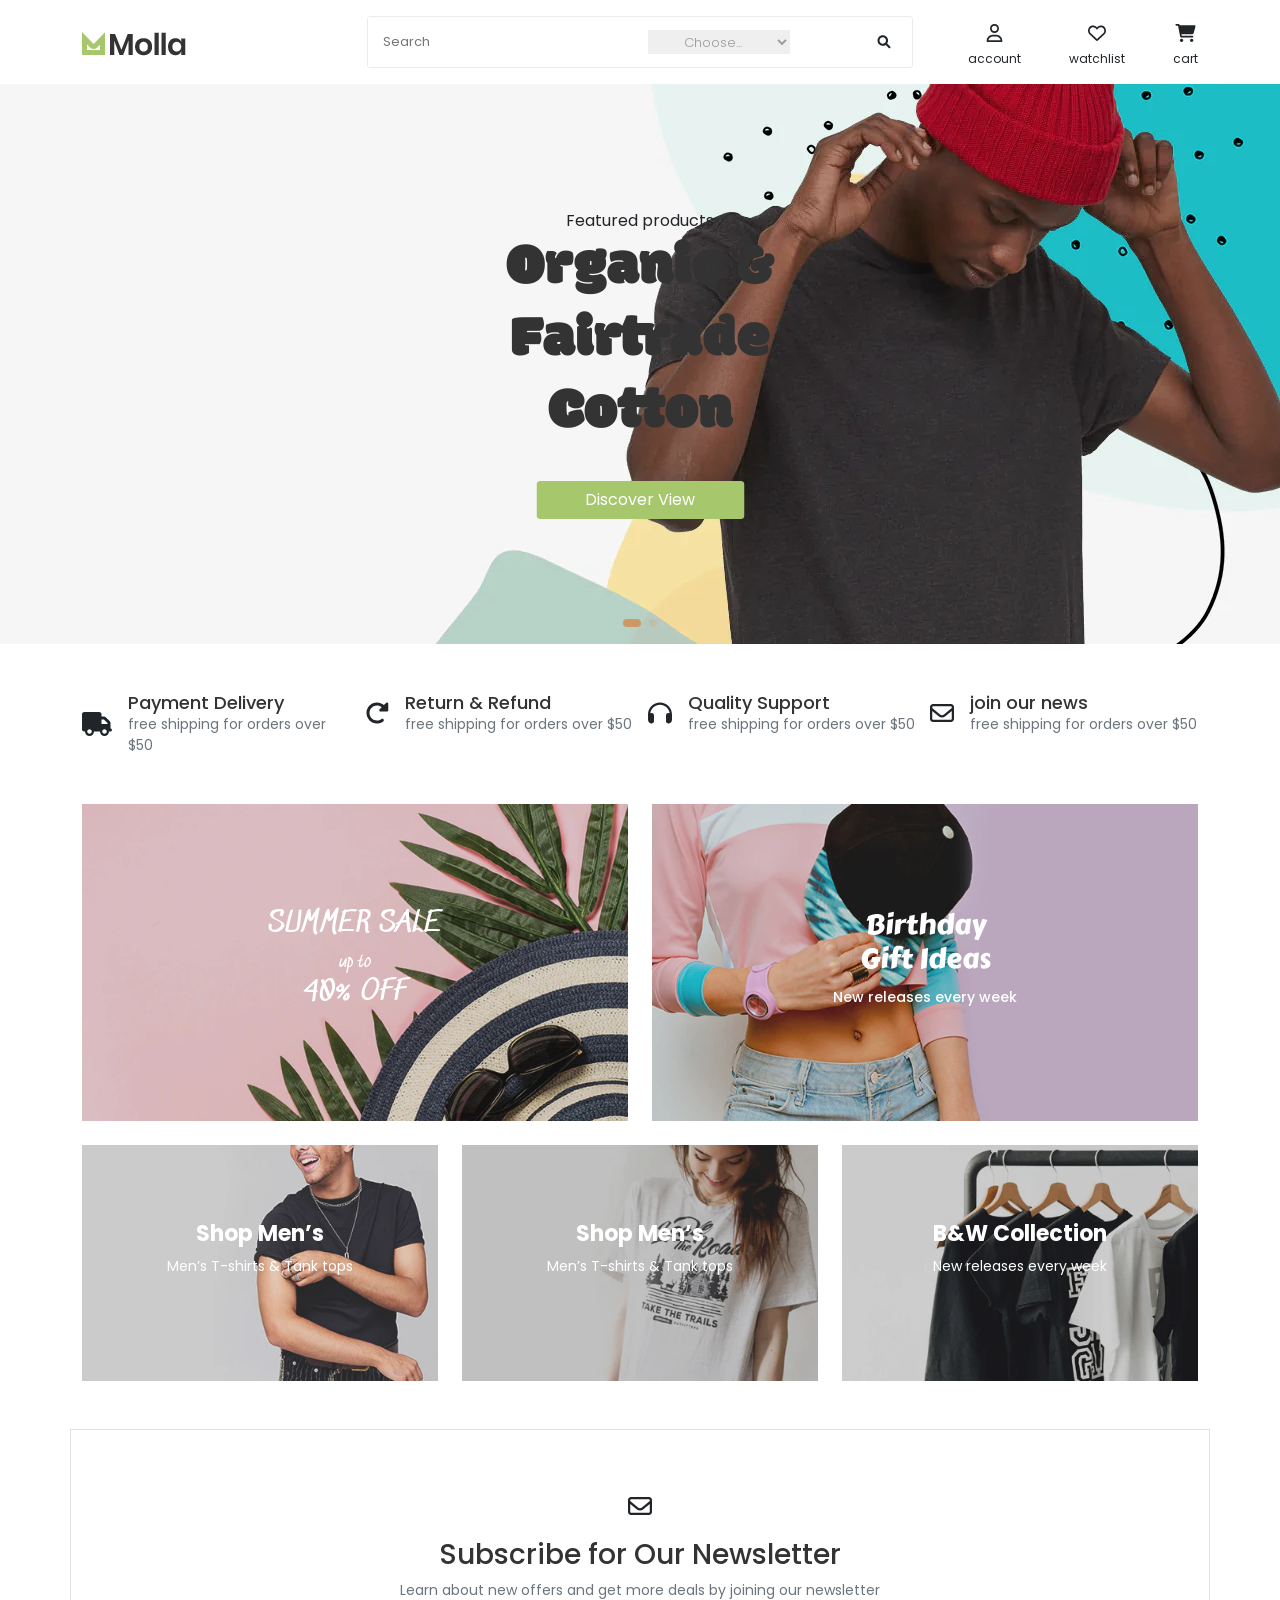
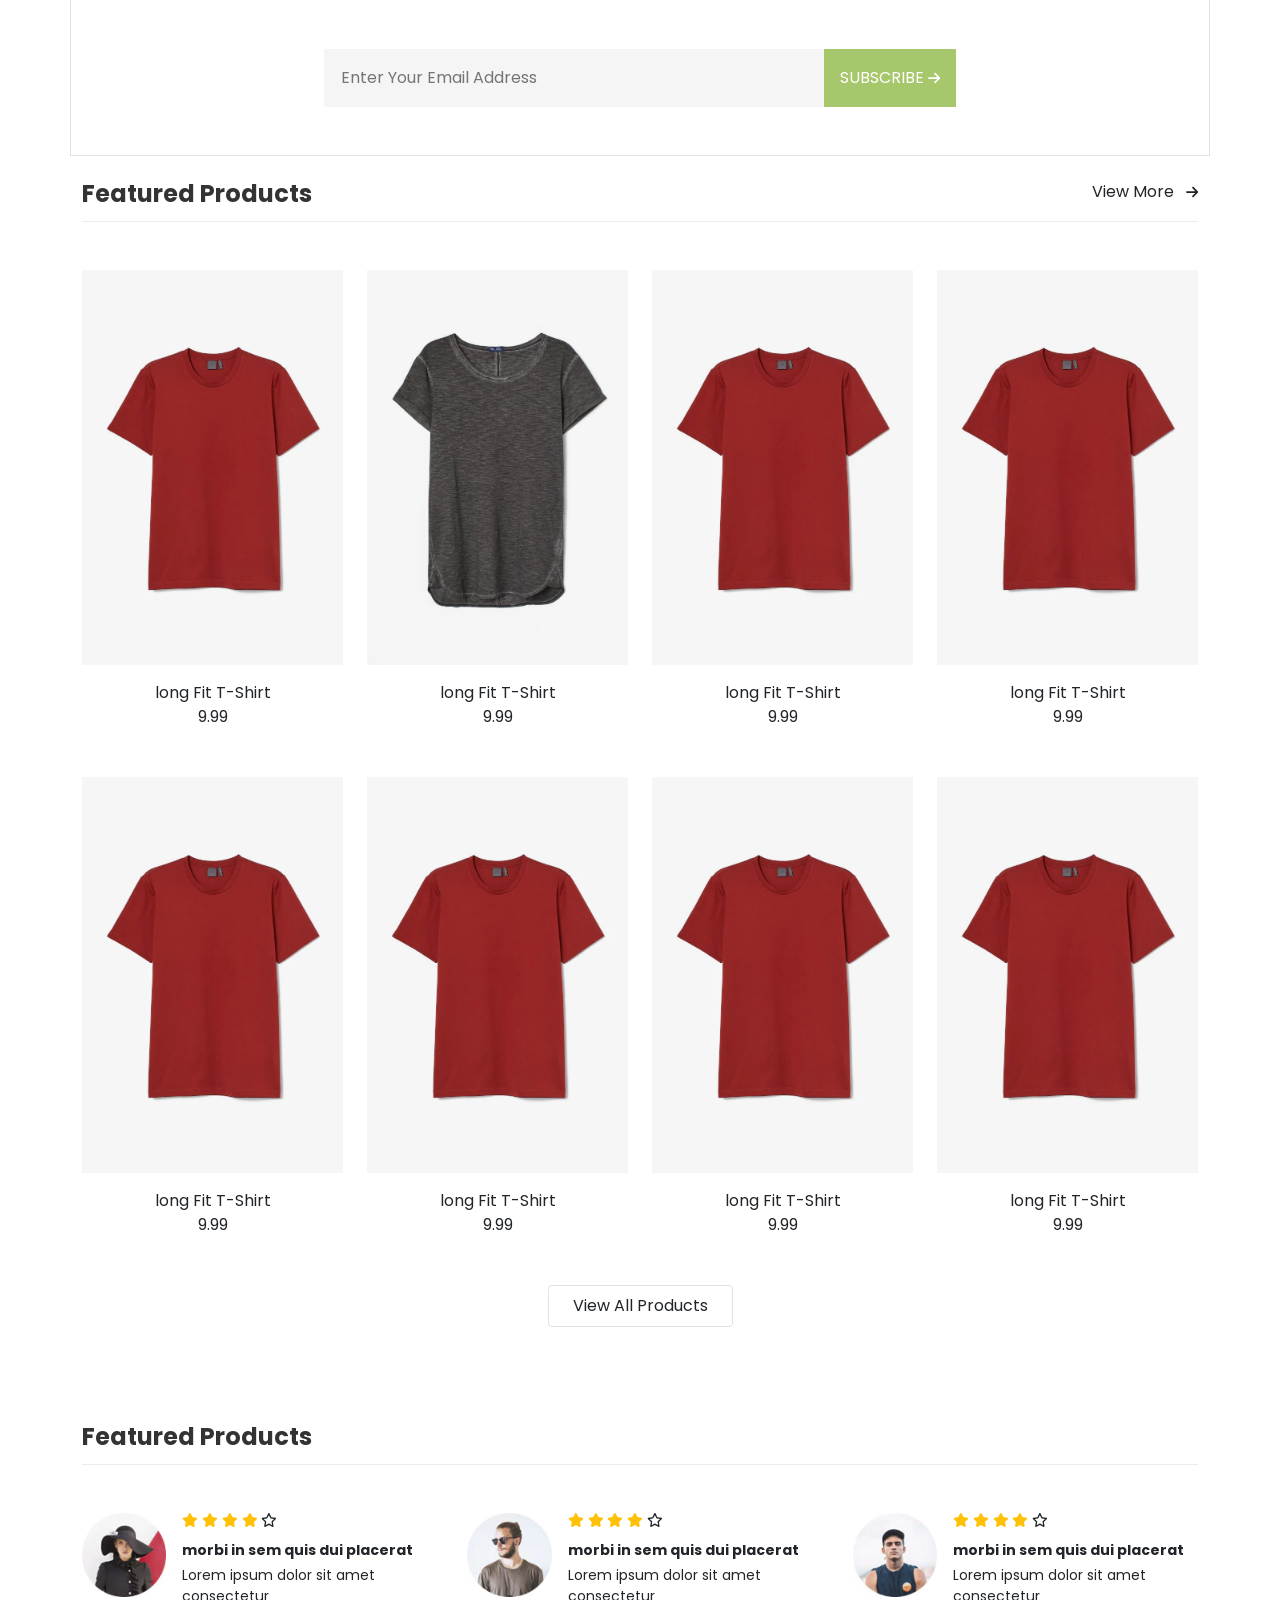
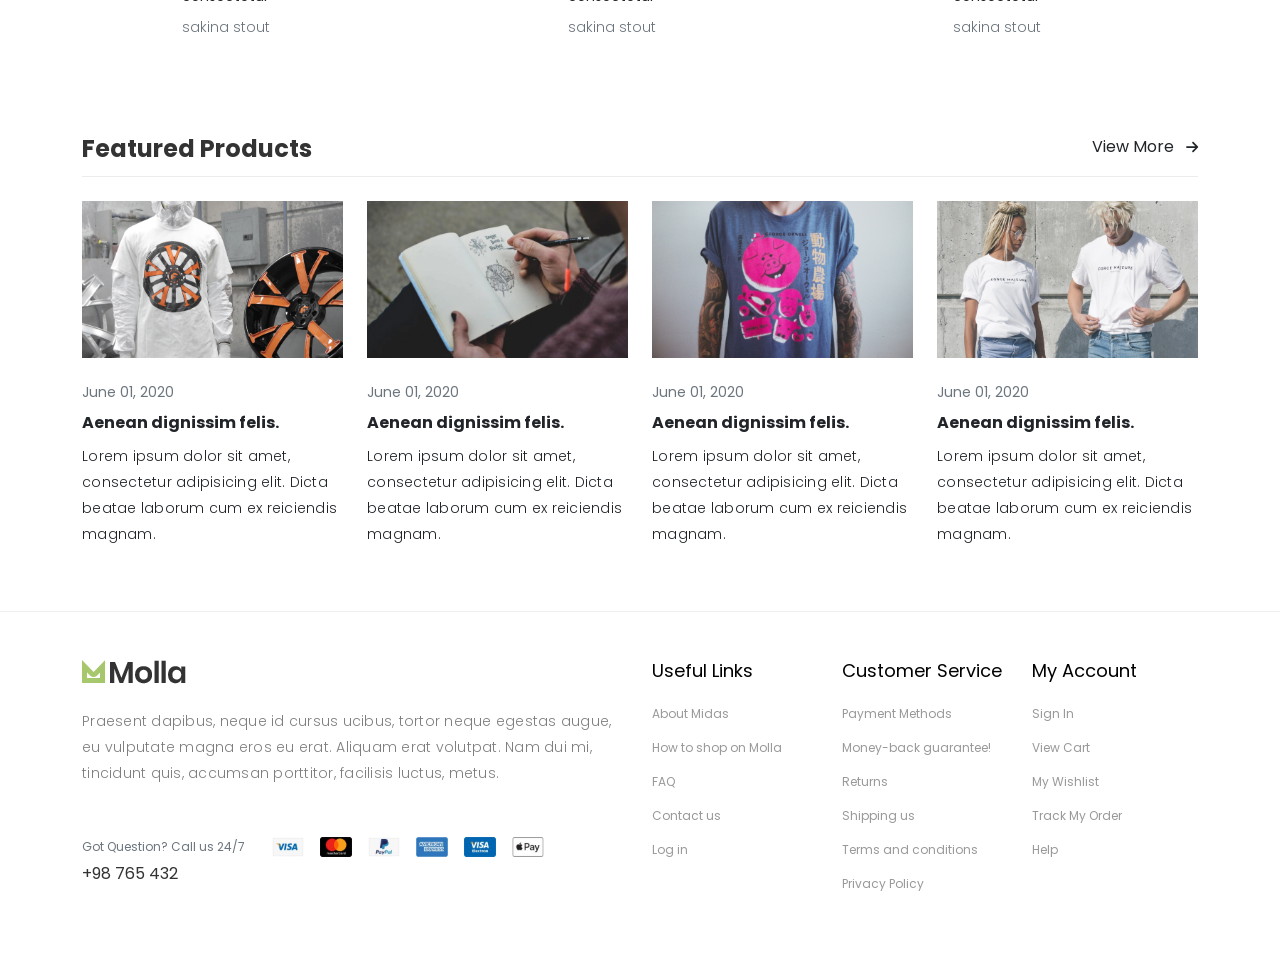
<file: 3- hossam/index.html>
<!DOCTYPE html>
<html lang="en">
  <head>
    <meta charset="UTF-8" />
    <meta http-equiv="X-UA-Compatible" content="IE=edge" />
    <meta name="viewport" content="width=device-width, initial-scale=1.0" />
    <meta
      name="description"
      content="E-Commerce Site Product Page for wommen and men,  Fast shipping. 1-click payment. Pay in installments. 30 days free returns."
    />
    <meta name="keywords" content="clothes, shoes, ACCESSORIES'S" />
    <meta name="author" content="hosam salah" />
    <!-- title -->
    <title>Molla</title>
    <!-- icon -->
    <link rel="icon" type="image/png" href="img/favicon.webp" />
    <!-- fonts -->
    <link rel="preconnect" href="https://fonts.googleapis.com">
    <link rel="preconnect" href="https://fonts.gstatic.com" crossorigin>
    <link href="https://fonts.googleapis.com/css2?family=Carter+One&family=Modak&family=Poppins:wght@100;200;300;400;500;600&family=Sedgwick+Ave&display=swap" rel="stylesheet">
    <!-- swipper js -->
    <link
      rel="stylesheet"
      href="https://cdn.jsdelivr.net/npm/swiper@8/swiper-bundle.min.css"
    />
    <!-- icons -->
    <link rel="stylesheet" href="css/all.min.css" />
    <!-- bootstrap -->
    <link rel="stylesheet" href="css/bootstrap.min.css" />
    <!-- style -->
    <link rel="stylesheet" href="css/style.css" />
  </head>
  <body>
    <!-- start navbar -->
    <nav class="py-3">
      <div class="container">
        <div class="row justifiy-content-between align-items-center">
          <div class="col-5 col-lg-2 col-xl-3">
            <a class="navbar-brand" href="index.html">
              <img src="img/logo.webp" alt="logo" />
            </a>
          </div>
          <div class="col-12 col-lg-6 d-none d-lg-block">
            <form class="ms-auto">
              <div class="form-search">
                <input
                  class="me-2"
                  type="text"
                  placeholder="Search"
                  aria-label="Search"
                />
                <select
                  class="position-absolute top-50 translate-middle-y"
                  id="inputGroupSelect01"
                >
                  <option selected>Choose...</option>
                  <option value="1">One</option>
                  <option value="2">Two</option>
                  <option value="3">Three</option>
                </select>
                <div
                  class="form-search-icon position-absolute top-50 translate-middle"
                  type="submit"
                >
                  <i class="fa-solid fa-magnifying-glass"></i>
                </div>
              </div>
            </form>
          </div>
          <div class="col-7 col-md-6 col-lg-3 order-2 ms-auto">
            <div class="d-flex align-items-center justify-content-end">
              <div class="d-flex flex-column cursor-pointer ms-5 text-sm">
                <i class="fa-regular icon fa-user"></i>
                <span class="text-xm">account</span>
              </div>
              <div class="d-flex flex-column ms-5 cursor-pointer">
                <i class="fa-regular icon fa-heart"></i>
                <span class="text-xm">watchlist</span>
              </div>
              <div class="d-flex flex-column ms-5 cursor-pointer">
                <i class="fa-solid icon fa-cart-shopping"></i>
                <span class="text-xm">cart</span>
              </div>
            </div>
          </div>
        </div>
      </div>
    </nav>
    <!-- end navbar -->

    <!-- start header -->
    <header class="header">
      <!-- Slider main container -->
      <div class="swiper">
        <!-- Additional required wrapper -->
        <div class="swiper-wrapper">
          <!-- Slides -->
          <div class="swiper-slide">
            <div class="position-relative">
              <div>
                <img src="img/home/banner-1.webp" alt="header-img">
              </div>
              <div class="position-absolute top-50 start-50 translate-middle text-center">
                <div>Featured products</div>
                <h1 class="text-white font-modak h1">
                  <span>Organic &</span> <br />
                  <span>Fairtrade</span> <br />
                  <span>cotton</span> <br />
                </h1>
                <button class="btn bg-main text-white px-5 mt-4">Discover View</button>
              </div>
            </div>
          </div>
          <div class="swiper-slide">
            <div class="position-relative">
              <div>
                <img src="img/heeader-1.webp" alt="header-img">
              </div>
              <div class="position-absolute top-50 start-50 translate-middle text-center">
                <div class="text-dark">Featured products</div>
                <h1 class="text-white font-modak h1">
                  <span>Organic &</span> <br />
                  <span>Fairtrade</span> <br />
                  <span>cotton</span> <br />
                </h1>
                <button class="btn bg-main text-white px-5 mt-4">Discover View</button>
              </div>
            </div>
          </div>
        </div>
        <!-- pagination -->
        <div class="swiper-pagination"></div>
        <div class="swiper-button-prev"></div>
        <div class="swiper-button-next"></div>
      </div>
    </header>
    <!-- end header -->

    <!-- start logos  -->
    <div class="logos my-5">
      <div class="container">
        <!-- Swiper -->
        <div class="swiper">
          <!-- Swiper wrapper -->
          <div class="swiper-wrapper">
            <!-- slides -->
            <div class="swiper-slide">
              <div class="d-flex align-items-center">
                <i class="fa-solid fa-truck text-3xl"></i>
                <div class="ps-3">
                  <h3 class="my-0 text-lg">Payment Delivery</h3>
                  <p class="text-muted text-sm my-0">free shipping for orders over $50</p>
                </div>
              </div>
            </div>
            <div class="swiper-slide">
              <div class="d-flex align-items-center">
                <i class="fa-solid fa-rotate-right text-3xl"></i>
                <div class="ps-3">
                  <h3 class="my-0 text-lg">Return & Refund</h3>
                  <p class="text-muted text-sm my-0">free shipping for orders over $50</p>
                </div>
              </div>
            </div>
            <div class="swiper-slide">
              <div class="d-flex align-items-center">
                <i class="fa-solid fa-headphones text-3xl"></i>
                <div class="ps-3">
                  <h3 class="my-0 text-lg">Quality Support</h3>
                  <p class="text-muted text-sm my-0">free shipping for orders over $50</p>
                </div>
              </div>
            </div>
            <div class="swiper-slide">
              <div class="d-flex align-items-center">
                <i class="fa-regular fa-envelope text-3xl"></i>
                <div class="ps-3">
                  <h3 class="my-0 text-lg">join our news</h3>
                  <p class="text-muted text-sm my-0">free shipping for orders over $50</p>
                </div>
              </div>
            </div>
          </div>
          <!-- scrollbar -->
          <div class="swiper-scrollbar"></div>
        </div>
      </div>
    </div>
    <!-- end logos --> 
    <!-- start img-banner -->
    <div class="banner my-5">
      <div class="container">
        <!-- Row -->
        <div class="row">
          <!-- cols -->
          <div class="col-md-6 border-dashed">
            <div class="position-relative mb-3 mb-md-0">
              <img src="img/home/home-1.webp" class="img-fluid" alt="photo">
              <div class="position-absolute top-50 start-50 translate-middle text-center">
                <div class="hvr-border-dashed">
                  <h3 class="text-white p-4 font-ave">
                    <span class="font-ave">
                      SUMMER SALE <br />
                    </span>
                    <span class="text-sm">up to <br /> </span>
                    <span>40% OFF</span>
                  </h3>
                </div>
              </div>
            </div>
          </div>
          <div class="col-md-6 border-dashed">
            <div class="position-relative mb-3 mb-md-0">
              <img src="img/home/home-2.webp" class="img-fluid" alt="photo">
              <div class="position-absolute top-50 start-50 translate-middle text-center">
                <div class="hvr-border-dashed">
                  <h3 class="text-white p-4">
                    <span class="font-carter">
                      Birthday <br />
                      Gift Ideas <br />
                    </span>
                    <span class="text-sm">New releases every week</span>
                  </h3>
                </div>
              </div>
            </div>
          </div>
        </div>
        <!-- Row -->
        <div class="row mt-md-4"> 
          <!-- cols -->
          <div class="col-md-4 banner-box">
            <div class="position-relative mb-3 mb-md-0">
              <img src="img/home/home-3.webp" class="img-fluid" alt="photo" width="100%">
              <div class="position-absolute top-50 start-50 translate-middle w-100 text-center text-white">
                <p class="mb-1 text-2xl fw-bold">Shop Men’s</p>
                <span class="text-sm w-100">
                  Men’s T-shirts & Tank tops
                </span>
                <br />

                <button class="btn text-white text-uppercase logos-btn p-0 pb-1">shop now</button>
              </div>
            </div>
          </div>
          <div class="col-md-4 banner-box">
            <div class="position-relative mb-3 mb-md-0">
              <img src="img/home/home-4.webp" class="img-fluid" alt="photo" width="100%">
              <div class="position-absolute top-50 start-50 translate-middle w-100 text-center text-white">
                <p class="mb-1 text-2xl fw-bold">Shop Men’s</p>
                <span class="text-sm w-100">
                  Men’s T-shirts & Tank tops
                </span>
                <br />

                <button class="btn text-white text-uppercase logos-btn p-0 pb-1">shop now</button>
              </div>
            </div>
          </div>
          <div class="col-md-4 banner-box">
            <div class="position-relative mb-3 mb-md-0">
              <img src="img/home/home-5.webp" class="img-fluid" alt="photo" width="100%">
              <div class="position-absolute top-50 start-50 translate-middle w-100 text-center text-white">
                <p class="mb-1 text-2xl fw-bold">B&W Collection</p>
                <span class="text-sm w-100">
                  New releases every week
                </span>
                <br />

                <button class="btn text-white text-uppercase logos-btn p-0 pb-1">shop now</button>
              </div>
            </div>
          </div>
        </div>
      </div>
    </div>

    <!-- start news -->
    <div class="news">
      <div class="container border text-center">
       <div class="p-5 mt-3">
        <i class="fa-regular fa-envelope text-3xl mb-3"></i>
        <h3>Subscribe for Our Newsletter</h3>
        <p class="text-sm text-muted mb-5">Learn about new offers and get more deals by joining our newsletter</p>
        <div class="d-flex justify-content-center text-center">
          <input type="text" placeholder="Enter Your Email Address" class="px-3 py-3">
          <button class="bg-main border-0 text-white px-3 py-3 text-uppercase">Subscribe <i class="fa-solid fa-arrow-right text-sm"></i></button>
        </div>
       </div>
      </div>
    </div>
    <!-- end news -->
    
    <!-- start Featured Products -->
    <div class="featured my-4">
      <div class="container">
        <!-- Heading -->
        <div class="d-flex justify-content-between flex-wrap">
          <h3 class="text-3xl fw-bold">Featured Products</h3>
          <span class="hvr-main-clr">View More <i class="fa-solid fa-arrow-right text-sm ps-2"></i></span>
        </div>
        <!-- Line -->
        <div class="line mt-1"></div>
        <!-- Row  -->
        <div class="row mt-5">
          <!-- slides -->
          <div class="col-md-3 col-sm-6 mb-5">
            <div class="">
              <div class="rotate-img-parent">
                <div class="overflow-hidden">
                  <img src="img/products/product-1.webp" alt="shoes" class="img-fluid" />
                </div>
                <div class="rotate-img overflow-hidden">
                  <img src="img/products/product-1.webp" alt="shoes" class="img-fluid" />
                  <div class="item-show">
                    <div class="border-box">
                      <i class="fa-regular fa-heart"></i>
                    </div>
                    <div class="border-box"><i class="fa-solid fa-eye"></i></div>
                  </div>
                  <div class="cursor-pointer position-absolute bottom-0 text-center start-50 translate-middle-x bg-white w-100 hvr-main-clr py-2">
                    <i class="fa-solid fa-cart-shopping pe-2"></i> add to cart
                  </div>
                </div>

                <div class="text-center">
                  <p class="mb-0 mt-3">long Fit T-Shirt</p>
                  <p class="mb-0">9.99</p>
                </div>
              </div>
            </div>
          </div>
          <div class="col-md-3 col-sm-6 mb-5">
            <div class="">
              <div class="rotate-img-parent">
                <div class="overflow-hidden">
                  <img src="img/products/product-3.webp" alt="shoes" class="img-fluid" />
                </div>
                <div class="rotate-img overflow-hidden">
                  <img src="img/products/product-3.webp" alt="shoes" class="img-fluid" />
                  <div class="item-show">
                    <div class="border-box">
                      <i class="fa-regular fa-heart"></i>
                    </div>
                    <div class="border-box"><i class="fa-solid fa-eye"></i></div>
                  </div>
                  <div class="cursor-pointer position-absolute bottom-0 text-center start-50 translate-middle-x bg-white w-100 hvr-main-clr py-2">
                    <i class="fa-solid fa-cart-shopping pe-2"></i> add to cart
                  </div>
                </div>

                <div class="text-center">
                  <p class="mb-0 mt-3">long Fit T-Shirt</p>
                  <p class="mb-0">9.99</p>
                </div>
              </div>
            </div>
          </div>
          <div class="col-md-3 col-sm-6 mb-5">
            <div class="">
              <div class="rotate-img-parent">
                <div class="overflow-hidden">
                  <img src="img/products/product-1.webp" alt="shoes" class="img-fluid" />
                </div>
                <div class="rotate-img overflow-hidden">
                  <img src="img/products/product-1.webp" alt="shoes" class="img-fluid" />
                  <div class="item-show">
                    <div class="border-box">
                      <i class="fa-regular fa-heart"></i>
                    </div>
                    <div class="border-box"><i class="fa-solid fa-eye"></i></div>
                  </div>
                  <div class="cursor-pointer position-absolute bottom-0 text-center start-50 translate-middle-x bg-white w-100 hvr-main-clr py-2">
                    <i class="fa-solid fa-cart-shopping pe-2"></i> add to cart
                  </div>
                </div>

                <div class="text-center">
                  <p class="mb-0 mt-3">long Fit T-Shirt</p>
                  <p class="mb-0">9.99</p>
                </div>
              </div>
            </div>
          </div>
          <div class="col-md-3 col-sm-6 mb-5">
            <div class="">
              <div class="rotate-img-parent">
                <div class="overflow-hidden">
                  <img src="img/products/product-1.webp" alt="shoes" class="img-fluid" />
                </div>
                <div class="rotate-img overflow-hidden">
                  <img src="img/products/product-1.webp" alt="shoes" class="img-fluid" />
                  <div class="item-show">
                    <div class="border-box">
                      <i class="fa-regular fa-heart"></i>
                    </div>
                    <div class="border-box"><i class="fa-solid fa-eye"></i></div>
                  </div>
                  <div class="cursor-pointer position-absolute bottom-0 text-center start-50 translate-middle-x bg-white w-100 hvr-main-clr py-2">
                    <i class="fa-solid fa-cart-shopping pe-2"></i> add to cart
                  </div>
                </div>

                <div class="text-center">
                  <p class="mb-0 mt-3">long Fit T-Shirt</p>
                  <p class="mb-0">9.99</p>
                </div>
              </div>
            </div>
          </div>
          <div class="col-md-3 col-sm-6 mb-5">
            <div class="">
              <div class="rotate-img-parent">
                <div class="overflow-hidden">
                  <img src="img/products/product-1.webp" alt="shoes" class="img-fluid" />
                </div>
                <div class="rotate-img overflow-hidden">
                  <img src="img/products/product-1.webp" alt="shoes" class="img-fluid" />
                  <div class="item-show">
                    <div class="border-box">
                      <i class="fa-regular fa-heart"></i>
                    </div>
                    <div class="border-box"><i class="fa-solid fa-eye"></i></div>
                  </div>
                  <div class="cursor-pointer position-absolute bottom-0 text-center start-50 translate-middle-x bg-white w-100 hvr-main-clr py-2">
                    <i class="fa-solid fa-cart-shopping pe-2"></i> add to cart
                  </div>
                </div>

                <div class="text-center">
                  <p class="mb-0 mt-3">long Fit T-Shirt</p>
                  <p class="mb-0">9.99</p>
                </div>
              </div>
            </div>
          </div>
          <div class="col-md-3 col-sm-6 mb-5">
            <div class="">
              <div class="rotate-img-parent">
                <div class="overflow-hidden">
                  <img src="img/products/product-1.webp" alt="shoes" class="img-fluid" />
                </div>
                <div class="rotate-img overflow-hidden">
                  <img src="img/products/product-1.webp" alt="shoes" class="img-fluid" />
                  <div class="item-show">
                    <div class="border-box">
                      <i class="fa-regular fa-heart"></i>
                    </div>
                    <div class="border-box"><i class="fa-solid fa-eye"></i></div>
                  </div>
                  <div class="cursor-pointer position-absolute bottom-0 text-center start-50 translate-middle-x bg-white w-100 hvr-main-clr py-2">
                    <i class="fa-solid fa-cart-shopping pe-2"></i> add to cart
                  </div>
                </div>

                <div class="text-center">
                  <p class="mb-0 mt-3">long Fit T-Shirt</p>
                  <p class="mb-0">9.99</p>
                </div>
              </div>
            </div>
          </div>
          <div class="col-md-3 col-sm-6 mb-5">
            <div class="">
              <div class="rotate-img-parent">
                <div class="overflow-hidden">
                  <img src="img/products/product-1.webp" alt="shoes" class="img-fluid" />
                </div>
                <div class="rotate-img overflow-hidden">
                  <img src="img/products/product-1.webp" alt="shoes" class="img-fluid" />
                  <div class="item-show">
                    <div class="border-box">
                      <i class="fa-regular fa-heart"></i>
                    </div>
                    <div class="border-box"><i class="fa-solid fa-eye"></i></div>
                  </div>
                  <div class="cursor-pointer position-absolute bottom-0 text-center start-50 translate-middle-x bg-white w-100 hvr-main-clr py-2">
                    <i class="fa-solid fa-cart-shopping pe-2"></i> add to cart
                  </div>
                </div>

                <div class="text-center">
                  <p class="mb-0 mt-3">long Fit T-Shirt</p>
                  <p class="mb-0">9.99</p>
                </div>
              </div>
            </div>
          </div>
          <div class="col-md-3 col-sm-6 mb-5">
            <div class="">
              <div class="rotate-img-parent">
                <div class="overflow-hidden">
                  <img src="img/products/product-1.webp" alt="shoes" class="img-fluid" />
                </div>
                <div class="rotate-img overflow-hidden">
                  <img src="img/products/product-1.webp" alt="shoes" class="img-fluid" />
                  <div class="item-show">
                    <div class="border-box">
                      <i class="fa-regular fa-heart"></i>
                    </div>
                    <div class="border-box"><i class="fa-solid fa-eye"></i></div>
                  </div>
                  <div class="cursor-pointer position-absolute bottom-0 text-center start-50 translate-middle-x bg-white w-100 hvr-main-clr py-2">
                    <i class="fa-solid fa-cart-shopping pe-2"></i> add to cart
                  </div>
                </div>

                <div class="text-center">
                  <p class="mb-0 mt-3">long Fit T-Shirt</p>
                  <p class="mb-0">9.99</p>
                </div>
              </div>
            </div>
          </div>
        </div>

        <div class="d-flex justify-content-center">
          <a class="btn border px-4 py-2">View All Products</a>
        </div>
      </div>
    </div>
    <!-- end Featured Products -->

    <!-- start Review -->
    <div class="review my-5 pt-5">
      <div class="container">
        <!-- Heading -->
        <div class="d-flex justify-content-between flex-wrap">
          <h3 class="text-3xl fw-bold">Featured Products</h3>
        </div>
        <!-- Line -->
        <div class="line mt-1"></div>
        <!-- Slide -->
        <div class="swiper mt-5">
          <!-- slide wrapper -->
          <div class="swiper-wrapper">
            <!-- Slides -->
            <div class="swiper-slide">
              <div class="d-flex">
                <div>
                  <img src="img/review/review-2.webp" alt="person" class="img-fluid">
                </div>
                <div class="ps-3">
                  <i class="fa-solid fa-star text-sm mb-2 text-warning"></i>
                  <i class="fa-solid fa-star text-sm mb-2 text-warning"></i>
                  <i class="fa-solid fa-star text-sm mb-2 text-warning"></i>
                  <i class="fa-solid fa-star text-sm mb-2 text-warning"></i>
                  <i class="fa-regular fa-star text-sm mb-2"></i>
                  <p class="fw-bolder mb-0 text-sm mb-1">morbi in sem quis dui placerat</p>
                  <p class="text-sm mb-2">Lorem ipsum dolor sit amet consectetur</p>
                  <span class="text-muted fw-light text-sm">sakina stout</span>
                </div>
              </div>
            </div>
            <div class="swiper-slide">
              <div class="d-flex">
                <div>
                  <img src="img/review/review.webp" alt="person" class="img-fluid">
                </div>
                <div class="ps-3">
                  <i class="fa-solid fa-star text-sm mb-2 text-warning"></i>
                  <i class="fa-solid fa-star text-sm mb-2 text-warning"></i>
                  <i class="fa-solid fa-star text-sm mb-2 text-warning"></i>
                  <i class="fa-solid fa-star text-sm mb-2 text-warning"></i>
                  <i class="fa-regular fa-star text-sm mb-2"></i>
                  <p class="fw-bolder mb-0 text-sm mb-1">morbi in sem quis dui placerat</p>
                  <p class="text-sm mb-2">Lorem ipsum dolor sit amet consectetur</p>
                  <span class="text-muted fw-light text-sm">sakina stout</span>
                </div>
              </div>
            </div>
            <div class="swiper-slide">
              <div class="d-flex">
                <div>
                  <img src="img/review/review-3.webp" alt="person" class="img-fluid">
                </div>
                <div class="ps-3">
                  <i class="fa-solid fa-star text-sm mb-2 text-warning"></i>
                  <i class="fa-solid fa-star text-sm mb-2 text-warning"></i>
                  <i class="fa-solid fa-star text-sm mb-2 text-warning"></i>
                  <i class="fa-solid fa-star text-sm mb-2 text-warning"></i>
                  <i class="fa-regular fa-star text-sm mb-2"></i>
                  <p class="fw-bolder mb-0 text-sm mb-1">morbi in sem quis dui placerat</p>
                  <p class="text-sm mb-2">Lorem ipsum dolor sit amet consectetur</p>
                  <span class="text-muted fw-light text-sm">sakina stout</span>
                </div>
              </div>
            </div>
          </div>
          <!-- navigation -->
          <div class="review-button-prev"></div>
          <div class="review-button-next"></div>
        </div>
      </div>
    </div>
    <!-- end Review -->

    <!-- start blog -->
    <div class="blog my-5 pt-5">
      <div class="container">
        <!-- Heading -->
        <div class="d-flex justify-content-between flex-wrap">
          <h3 class="text-3xl fw-bold">Featured Products</h3>
          <span class="hvr-main-clr">View More <i class="fa-solid fa-arrow-right text-sm ps-2"></i></span>
        </div>
        <!-- Line -->
        <div class="line mt-1"></div>
        <!-- Row -->
        <div class="row mt-4">
          <!-- Cols -->
          <div class="col-md-3 col-sm-2">
            <div>
              <div><img src="img/blog/blog-1.webp" alt="blog" class="img-fluid"></div>
              <p class="text-muted text-sm mt-4 mb-2">June 01, 2020</p>
              <p class="hvr-main-clr fw-bold mb-2">Aenean dignissim felis.</p>
              <p class="text-sm fw-light lead">Lorem ipsum dolor sit amet, consectetur adipisicing elit. Dicta beatae laborum cum ex reiciendis magnam.</p>
            </div>
          </div>
          <div class="col-md-3 col-sm-2">
            <div>
              <div><img src="img/blog/blog-2.webp" alt="blog" class="img-fluid"></div>
              <p class="text-muted text-sm mt-4 mb-2">June 01, 2020</p>
              <p class="hvr-main-clr fw-bold mb-2">Aenean dignissim felis.</p>
              <p class="text-sm fw-light lead">Lorem ipsum dolor sit amet, consectetur adipisicing elit. Dicta beatae laborum cum ex reiciendis magnam.</p>
            </div>
          </div>
          <div class="col-md-3 col-sm-2">
            <div>
              <div><img src="img/blog/blog-3.jpg" alt="blog" class="img-fluid"></div>
              <p class="text-muted text-sm mt-4 mb-2">June 01, 2020</p>
              <p class="hvr-main-clr fw-bold mb-2">Aenean dignissim felis.</p>
              <p class="text-sm fw-light lead">Lorem ipsum dolor sit amet, consectetur adipisicing elit. Dicta beatae laborum cum ex reiciendis magnam.</p>
            </div>
          </div>
          <div class="col-md-3 col-sm-2">
            <div>
              <div><img src="img/blog/blog-4.webp" alt="blog" class="img-fluid"></div>
              <p class="text-muted text-sm mt-4 mb-2">June 01, 2020</p>
              <p class="hvr-main-clr fw-bold mb-2">Aenean dignissim felis.</p>
              <p class="text-sm fw-light lead">Lorem ipsum dolor sit amet, consectetur adipisicing elit. Dicta beatae laborum cum ex reiciendis magnam.</p>
            </div>
          </div>
        </div>
      </div>
    </div>
    <!-- end blog -->

    <!-- start footer -->
    <div class="footer py-5 mt-5">
      <div class="container">
        <div class="row">
          <div class="col-sm-12 col-lg-6">
            <img src="img/logo.webp" alt="logo"/>
            <p class="fw-light lead text-black-50 mt-4">Praesent dapibus, neque id cursus ucibus, tortor neque egestas augue, eu vulputate magna eros eu erat. Aliquam erat volutpat. Nam dui mi, tincidunt quis, accumsan porttitor, facilisis luctus, metus.</p>
            <div class="row mt-5">
              <div class="col-sm-6 col-md-4">
                <span class="text-xm text-muted">Got Question? Call us 24/7</span>
                <p class="mt-1">+98 765 432</p>
              </div>
              <div class="col-sm-6 col-md-8">
                <img src="img/payments.png" class="img-fluid" alt="payment">
              </div>
            </div>
          </div>
          <div class="col-sm-4 col-lg-2">
            <h4 class="mb-4">Useful Links</h4>
            <ul>
              <li><a href="shop.html" class="mb-3 hvr-main-clr text-xm d-block">About Midas</a></li>
              <li><a href="product.html" class="mb-3 hvr-main-clr text-xm d-block">How to shop on Molla</a></li>
              <li><a href="#" class="mb-3 hvr-main-clr text-xm d-block">FAQ</a></li>
              <li><a href="#" class="mb-3 hvr-main-clr text-xm d-block">Contact us</a></li>
              <li><a href="#" class="mb-3 hvr-main-clr text-xm d-block">Log in</a></li>
            </ul>
          </div>
          <div class="col-sm-4 col-lg-2">
            <h4 class="mb-4">Customer Service</h4>
            <ul>
              <li><a href="#" class="mb-3 hvr-main-clr text-xm d-block">Payment Methods</a></li>
              <li><a href="#" class="mb-3 hvr-main-clr text-xm d-block">Money-back guarantee!
              </a></li>
              <li><a href="#" class="mb-3 hvr-main-clr text-xm d-block">Returns</li>
              <li><a href="#" class="mb-3 hvr-main-clr text-xm d-block">Shipping us</a></li>
              <li><a href="#" class="mb-3 hvr-main-clr text-xm d-block">Terms and conditions</a></li>
              <li><a href="#" class="mb-3 hvr-main-clr text-xm d-block">Privacy Policy</a></li>
            </ul>
          </div>
          <div class="col-sm-4 col-lg-2">
            <h4 class="mb-4">My Account</h4>
            <ul>
              <li><a href="#" class="mb-3 hvr-main-clr text-xm d-block">Sign In</a></li>
              <li><a href="#" class="mb-3 hvr-main-clr text-xm d-block">View Cart</a></li>
              <li><a href="#" class="mb-3 hvr-main-clr text-xm d-block">My Wishlist</a></li>
              <li><a href="#" class="mb-3 hvr-main-clr text-xm d-block">Track My Order</a></li>
              <li><a href="#" class="mb-3 hvr-main-clr text-xm d-block">Help</a></li>
            </ul>
          </div>
        </div>
      </div>
    </div>
    <!-- end footer -->

    <!-- script -->
    <script src="js/all.min.js"></script>
    <script src="js/bootstrap.bundle.min.js"></script>
    <script src="https://cdn.jsdelivr.net/npm/swiper@8/swiper-bundle.min.js"></script>
    <script src="js/script.js"></script>
  </body>
</html>
</file>
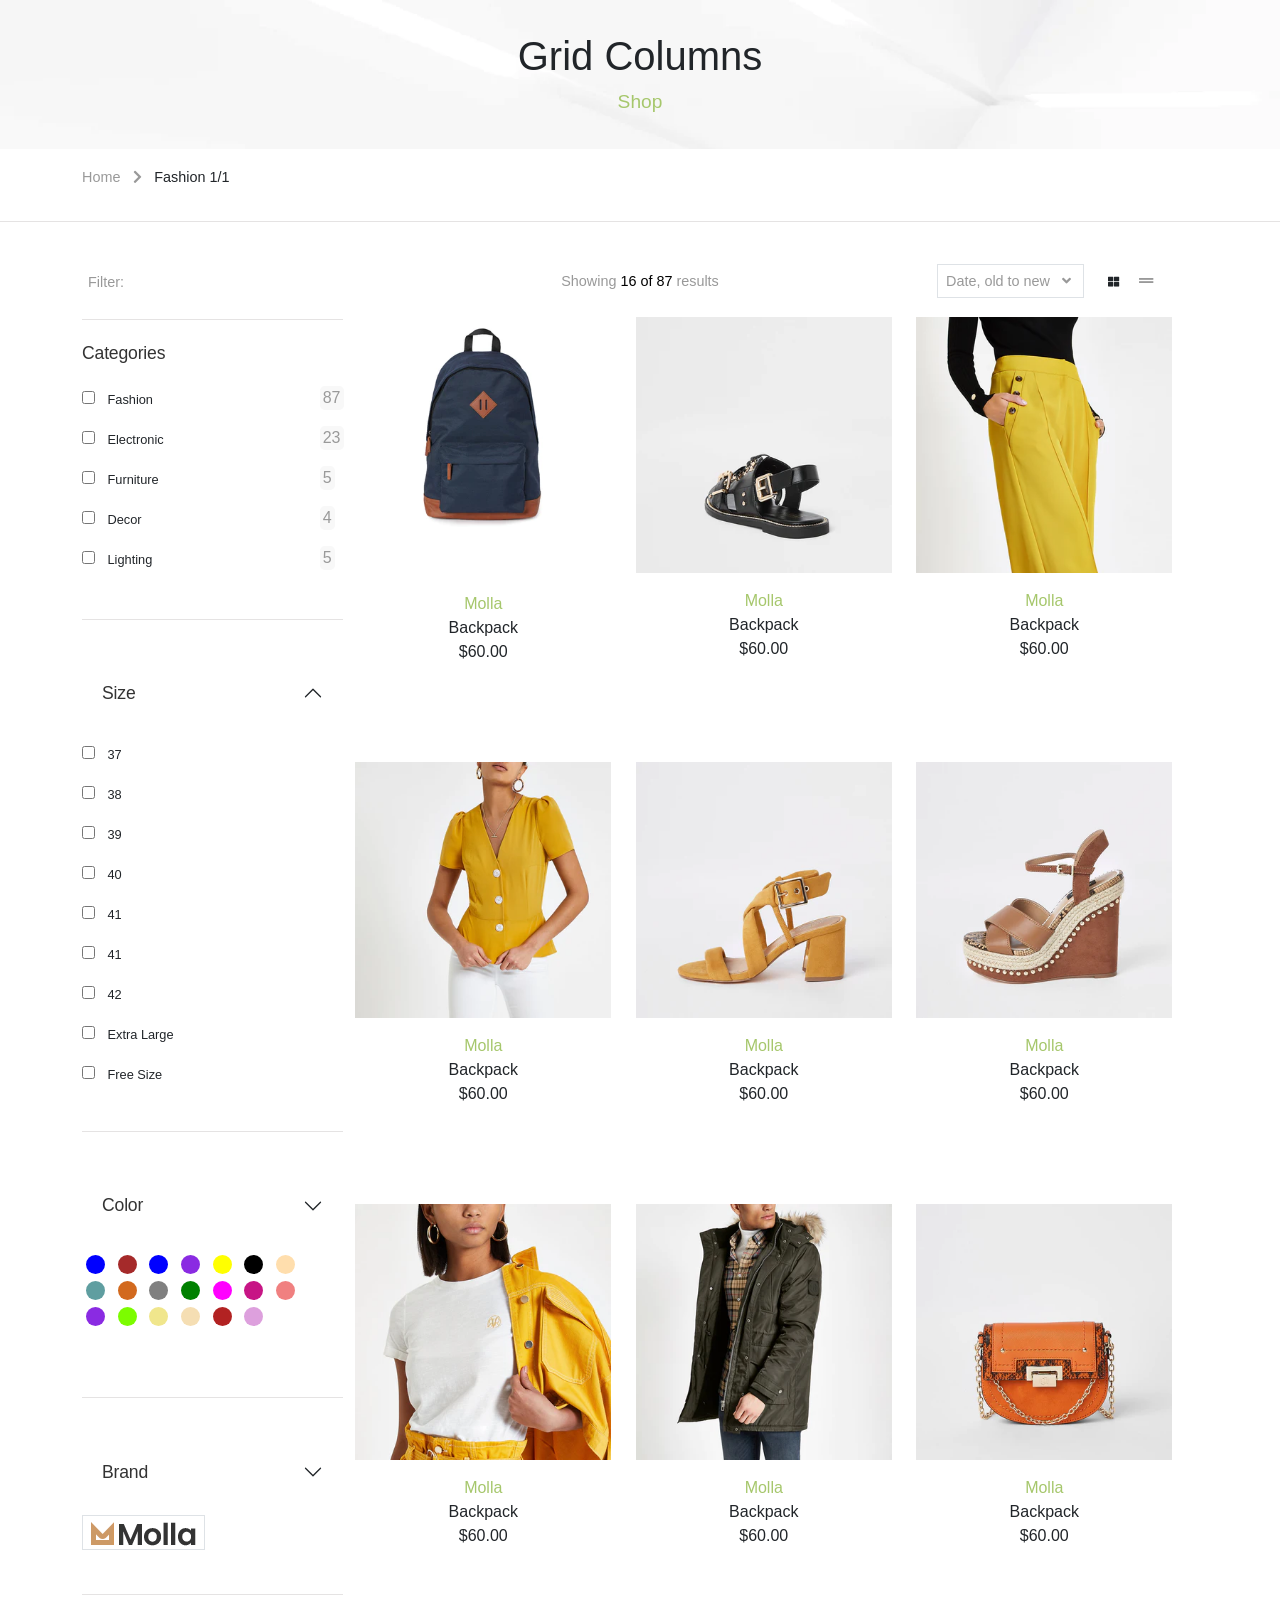
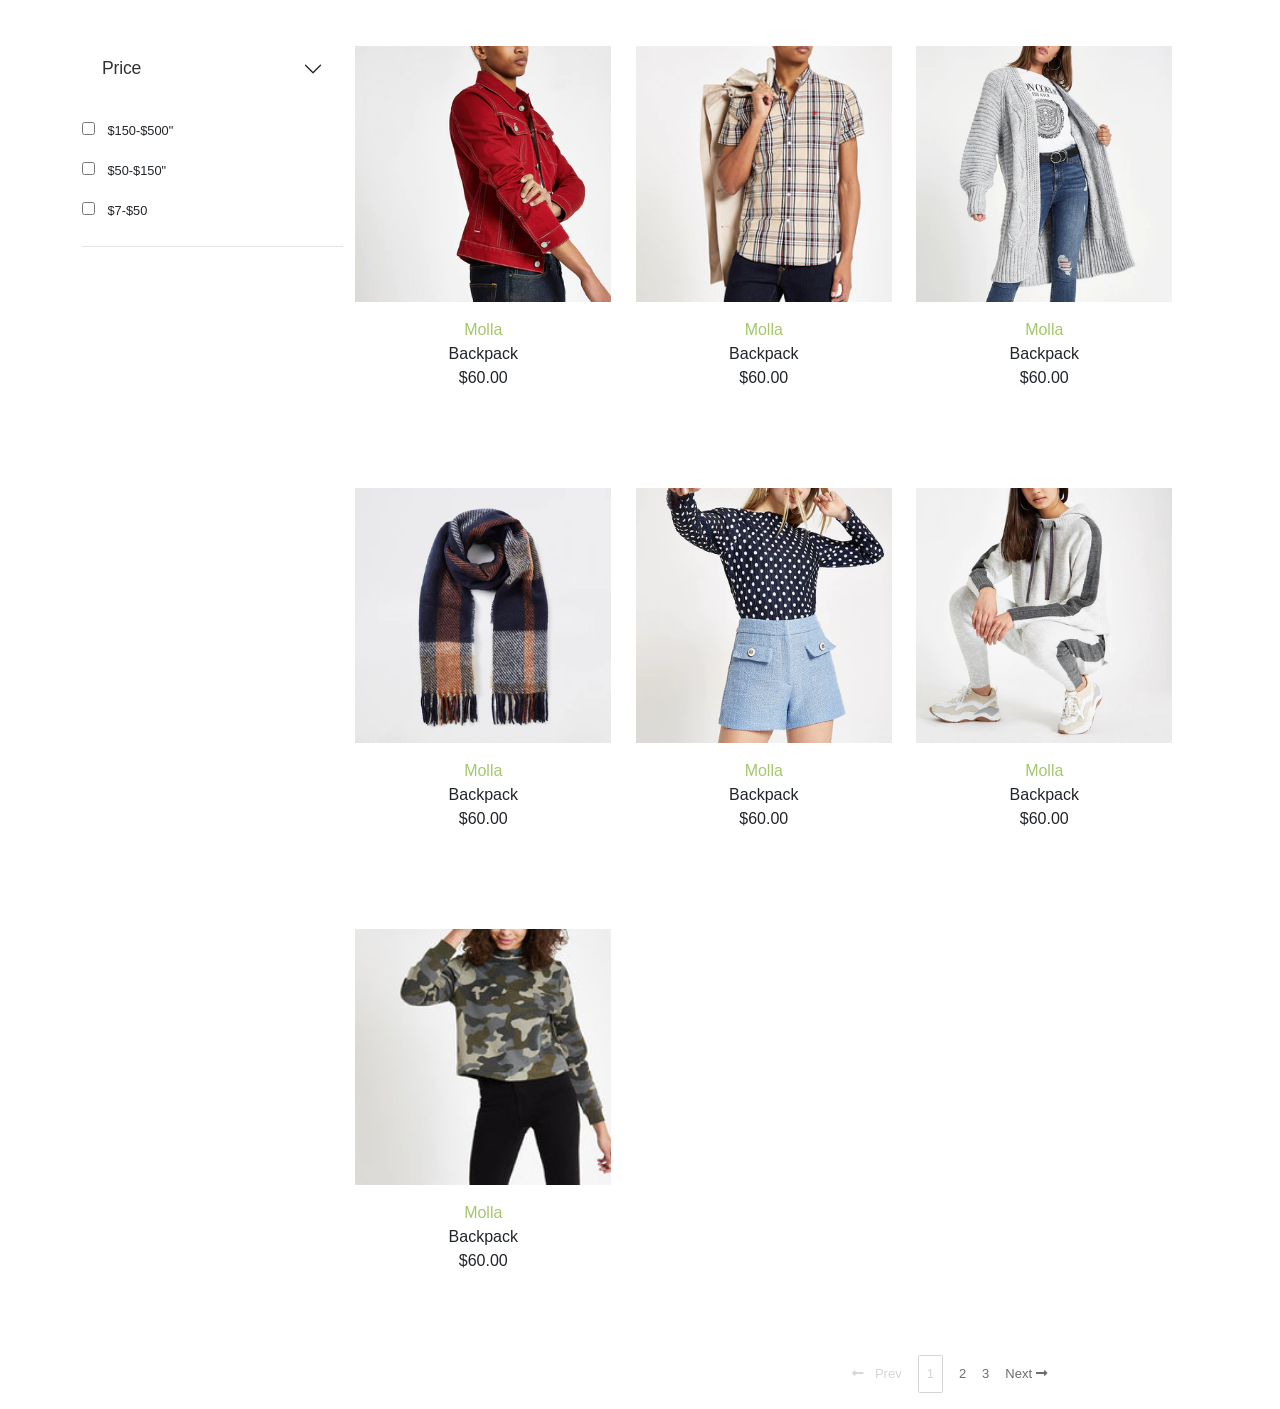
<file: 2- mohamed salah and esraa fahmy/esraa fahmy/index.html>
<!DOCTYPE html>
<html>

<head>
  <link rel="icon" href="">
  <title></title>
  <meta charset="UTF-8">
  <meta name="viewport" content="width=device-width, initial-scale=1.0">
  <meta name="author" content="esraa fahmy">
  <meta name="keywords" content="clothes , watches">
  <meta name="description" content=" website for clothes">
  <meta name="viewport" content="width=device-width, initial-scale=1">

  <!-- ============================================================================ -->

  <link rel="preconnect" href="https://fonts.googleapis.com">
  <link rel="preconnect" href="https://fonts.gstatic.com" crossorigin>
  <link href="https://fonts.googleapis.com/css2?family=Alegreya+Sans:ital,wght@0,100;1,100&family=Alegreya:ital@1&display=swap" rel="stylesheet">



    <link rel="stylesheet" href="css/bootstrap.min.css">
    <link rel="stylesheet" href="css/all.min.css">
    <link rel="stylesheet" href="css/main.css">
  
    
</head>

<body>
  


  <section class=" bordUp d-none">
  
    <button class="btnUp">
          <i class="fas fa-chevron-up"></i>
        
    </button>
</section>


</section>

<!-- section Grid Columns -->
<section class="Columns">

    <div class=" d-flex justify-content-center align-items-center text-center">
      <div>
        <h1>grid columns </h1>
        <span>shop</span>
      </div>
      
    </div>

</section>

<!-- section nav home -->
 
<section class="py-3">
  <div class="container">
    <div class="row">
      <div class="col-12">
        <ul class=" list-unstyled">
          <li class="home">
            <a title="Home" href="/" >
              <span class="colorHo ">Home</span>
              <span class="spanHome fas mx-2"> </span>
            </a>
          <span>Fashion 1/1</span>
      </div>


    </div>

</div>
</section>
<div class="line d-sm-none d-md-block"></div>

<!-- section Filter -->
<section class="pt-5 Filter mb-3  ">

    <div class=" container">
      <div class="row">
        <div class="  col-md-3  d-md-block  ">
            <button class=" iconChange border-0 " >
              <span id="iconBars" class="ico "><i class="fas fa-bars"></i></span>
              <span class="wordFilter">Filter:</span>
            </button>
<div class=" d-none d-md-none d-lg-block ">
  
  <div class="line my-4"></div>
  <div>
    <h4 class="Categor">Categories</h4>

   <div class="row">

    <div class=" col-md-10" >
      <!-- 1 -->
        <div>
          <input class="me-2" type="checkbox" id="vehicle1" name="vehicle1" value="Bike">
          <label  for="vehicle1"> Fashion</label>
        </div>
        <!-- 2 -->
        <div class="my-3">
          <input class="me-2" type="checkbox" id="vehicle2" name="vehicle2" value="Car">
          <label for="vehicle2"> Electronic</label>
        </div>
        <!-- 3 -->
        <div>
          <input class="me-2" type="checkbox" id="vehicle3" name="vehicle3" value="Boat">
          <label for="vehicle3"> Furniture</label>
        </div>
        <!-- 4 -->
        <div class="my-3">
          <input class="me-2" type="checkbox" id="vehicle3" name="vehicle3" value="Boat">
          <label for="vehicle3"> Decor</label>
        </div>
        <!-- 5 -->
        <div>
          <input class="me-2" type="checkbox" id="vehicle3" name="vehicle4" value="Boat">
          <label for="vehicle3"> Lighting</label>
        </div>
    </div>
    <!-- numbers -->
    <div class=" col-md-2 ">
      <!-- 1 -->
        <div class="bordNum">
          <span>87</span>
        </div>
        <!-- 2 -->
           <div class="bordNum my-3">
          <span>23</span>
        </div>
        <!-- 3 -->
        <div class="bordNum">
          <span>5</span>
        </div>
        <!-- 4 -->
        <div class="bordNum my-3">
          <span>4</span>
        </div>
        <!-- 5 -->
        <div class="bordNum">
          <span>5</span>
        </div>
    </div>


   </div>
    <div class="line my-5"></div>

  </div>

  <!-- size -->

   <div class="accordion" id="accordionPanelsStayOpenExample ">
    <div class="accordion-item">
      <h2 class="accordion-header" id="panelsStayOpen-headingOne">
        <button class=" accordion-button Categor  " type="button" data-bs-toggle="collapse" data-bs-target="#panelsStayOpen-collapseOne" aria-expanded="true" aria-controls="panelsStayOpen-collapseOne">
          size
        </button>
      </h2>
      <div id="panelsStayOpen-collapseOne" class=" scrollSize accordion-collapse  collapse show" aria-labelledby="panelsStayOpen-headingOne">
        <div class="accordion-body  ">
          <!-- size numbers -->
          <div class=" text-capitalize XX " >
            <!-- 1 -->
              <div>
                <input class="me-2" type="checkbox" id="vehicle1" name="vehicle1" value="Bike">
                <label  for="vehicle1"> 37</label>
              </div>
              <!-- 2 -->
              <div class="my-3">
                <input class="me-2" type="checkbox" id="vehicle2" name="vehicle2" value="Car">
                <label for="vehicle2"> 38</label>
              </div>
              <!-- 3 -->
              <div>
                <input class="me-2" type="checkbox" id="vehicle3" name="vehicle3" value="Boat">
                <label for="vehicle3"> 39</label>
              </div>
              <!-- 4 -->
              <div class="my-3">
                <input class="me-2" type="checkbox" id="vehicle3" name="vehicle3" value="Boat">
                <label for="vehicle3"> 40</label>
              </div>
              <!-- 5 -->
              <div>
                <input class="me-2" type="checkbox" id="vehicle3" name="vehicle4" value="Boat">
                <label for="vehicle3"> 41</label>
              </div>

                 <!-- 6 -->
                 <div class="my-3">
                  <input class="me-2" type="checkbox" id="vehicle3" name="vehicle4" value="Boat">
                  <label for="vehicle3"> 41</label>
                </div>
                  <!-- 7 -->
                  <div class="my-3">
                    <input class="me-2" type="checkbox" id="vehicle3" name="vehicle4" value="Boat">
                    <label for="vehicle3"> 42</label>
                  </div>
                    <!-- 8 -->
                 <div>
                  <input class="me-2" type="checkbox" id="vehicle3" name="vehicle4" value="Boat">
                  <label for="vehicle3"> Extra large</label>
                </div>

                  <!-- 9-->
                  <div class="my-3">
                    <input class="me-2" type="checkbox" id="vehicle3" name="vehicle4" value="Boat">
                    <label for="vehicle3"> free size</label>
                  </div>
                    <!-- 10 -->
                    <div class="my-3">
                      <input class="me-2" type="checkbox" id="vehicle3" name="vehicle4" value="Boat">
                      <label for="vehicle3"> l</label>
                    </div>
                    <!-- 11 -->
                  <div class="my-3">
                    <input class="me-2" type="checkbox" id="vehicle3" name="vehicle4" value="Boat">
                    <label for="vehicle3"> large</label>
                  </div>
                    <!-- 12 -->
                    <div class="my-3">
                      <input class="me-2" type="checkbox" id="vehicle3" name="vehicle4" value="Boat">
                      <label for="vehicle3"> m</label>
                    </div>
                    <!-- 13 -->
                  <div class="my-3">
                    <input class="me-2" type="checkbox" id="vehicle3" name="vehicle4" value="Boat">
                    <label for="vehicle3">  medium</label>
                  </div>
                    <!-- 14 -->
                    <div class="my-3">
                      <input class="me-2" type="checkbox" id="vehicle3" name="vehicle4" value="Boat">
                      <label for="vehicle3"> s</label>
                    </div>
                     <!-- 15 -->
                  <div class="my-3">
                    <input class="me-2" type="checkbox" id="vehicle3" name="vehicle4" value="Boat">
                    <label for="vehicle3"> small</label>
                  </div>
                    <!-- 16 -->
                    <div class="my-3">
                      <input class="me-2" type="checkbox" id="vehicle3" name="vehicle4" value="Boat">
                      <label for="vehicle3"> x</label>
                    </div>
                    <!-- 13 -->
                    <div class="my-3">
                      <input class="me-2" type="checkbox" id="vehicle3" name="vehicle4" value="Boat">
                      <label for="vehicle3"> xl</label>
                    </div>
                  

                     
            </div>
        </div>
      </div>
    </div>



   </div>

   <!-- section colors -->

   <section class="colors">

    <div class=" ">
      <div class="row">
        <div class=" col-12 col-md-12  bdanger ">
          <div class="line my-5"></div>
         
  
          
          <div class="accordion " id="accordionPanelsStayOpenExample2">
            <div class="accordion-item">
              <h2 class="accordion-header" id="panelsStayOpen-headingTwo">
                <button class="accordion-button collapsed Categor" type="button" data-bs-toggle="collapse" data-bs-target="#panelsStayOpen-collapseTwo" aria-expanded="false" aria-controls="panelsStayOpen-collapseTwo">
                      color
                </button>
              </h2>
              <div id="panelsStayOpen-collapseTwo" class="accordion-collapse collapse show" aria-labelledby="panelsStayOpen-headingTwo">
                <div class="accordion-body">
  
                    <ul class=" list-unstyled  colorCh ">
                      <li class=" d-inline-block mx-1  "> </li>
                      <li class=" d-inline-block mx-1  "> </li>
                      <li class=" d-inline-block mx-1  "> </li>
                      <li class=" d-inline-block mx-1  "> </li>
                      <li class=" d-inline-block mx-1  "> </li>
                      <li class=" d-inline-block mx-1  "> </li>
                      <li class=" d-inline-block mx-1  "> </li>
                      <li class=" d-inline-block mx-1  "> </li>
                      <li class=" d-inline-block mx-1  "> </li>
                      <li class=" d-inline-block mx-1  "> </li>
                      
                      <!--  -->
                      <li class=" d-inline-block mx-1  "> </li>
                      <li class=" d-inline-block mx-1  "> </li>
                      <li class=" d-inline-block mx-1  "> </li>
                      <li class=" d-inline-block mx-1  "> </li>
                      <li class=" d-inline-block mx-1  "> </li>
                      <li class=" d-inline-block mx-1  "> </li>
                      <li class=" d-inline-block mx-1  "> </li>
                      <li class=" d-inline-block mx-1  "> </li>
                      <li class=" d-inline-block mx-1  "> </li>
                      <li class=" d-inline-block mx-1  "> </li>
  
                      <!--  -->
                     
  
                    </ul>
                </div>
              </div>
  
       
  
           </div>
        </div>
        </div>
    </div>
  </section>

<!-- ============================================================== -->

<!-- section brain -->
  <section class="brain">


      <div class="">
        <div class=" col-12 col-md-12  bdanger ">
          <div class="line my-5"></div>
         
  
          <div class="accordion-item">
            <h2 class="accordion-header" id="headingThree">
              <button class="accordion-button collapsed text-capitalize Categor" type="button" data-bs-toggle="collapse" data-bs-target="#collapseThree" aria-expanded="false" aria-controls="collapseThree">
                brand
              </button>
            </h2>
            <div id="collapseThree" class="accordion-collapse collapse show" aria-labelledby="headingThree" data-bs-parent="#accordionExample">
              <div class="accordion-body ">

                <span class=" border p-2"> <img class="w-30 " src="img/Molla.png ">
                </span>
              </div>
            </div>
          </div>
        </div>
        </div>
  </section>



<!-- section price -->
<section class="price">
<div class=" col-12 col-md-12  bdanger ">
  <div class="line my-5"></div>


  <div class="accordion-item">
    <h2 class="accordion-header" id="headingThree">
      <button class="accordion-button collapsed text-capitalize Categor" type="button" data-bs-toggle="collapse" data-bs-target="#collapseThree" aria-expanded="false" aria-controls="collapseThree">
        price
      </button>
    </h2>
    <div id="collapseThree" class="accordion-collapse collapse show" aria-labelledby="headingThree" data-bs-parent="#accordionExample">
      <div class="accordion-body ">

        <div class=" col-md-10" >
          <!-- 1 -->
            <div>
              <input class="me-2" type="checkbox" id="vehicle20" name="vehicle20" value="Bike">
              <label  for="vehicle1">  $150-$500"</label>
            </div>
            <!-- 2 -->
            <div class="my-3">
              <input class="me-2" type="checkbox" id="vehicle21" name="vehicle21" value="Car">
              <label for="vehicle2">  $50-$150"</label>
            </div>
            <!-- 3 -->
            <div>
              <input class="me-2" type="checkbox" id="vehicle23" name="vehicle23" value="Boat">
              <label for="vehicle3"> $7-$50</label>
            </div>

        </span>
      </div>
    </div>
  </div>
</div>


</div>
</section>  

<div class="line my-4"></div>


</div>
</div>


        

      
        
<!-- ===================== images======================================  -->

        <div class=" col-12 col-md-12 col-lg-9  ">

          <div class="row">
            <div class=" text-lg-center col-xl-8 col-lg-6 col-md-2  d-sm-none d-md-block showing ">
              <span class="wordFilter ">Showing 
                <span class="numOf"> 16 of 87 </span>
                results
              </span>

            </div>

          <!-- data -->
            <div class="col-xl-4 col-lg-6 col-md-1 contDateUl position-relative mb-4">
              <div class="bordDate ">
                <span class="wordFilter  border p-2  ">Date, old to new 
                  <span class="data fas ps-2 "></span>
  
                </span>
                <i class="fas fa-th-large ms-4"></i>
                <i class="fas fa-grip-lines ms-3 wordFilter "></i>
              </div>
              <!--  -->
              <div class="contentUl ">
                <ul class=" featured list-unstyled" >
                  <li><a  >Featured</a></li>
                  <li><a >Best Selling</a></li>
                  <li><a >Alphabetically, A-Z</a></li>
                  <li><a >Alphabetically, Z-A</a></li>
                  <li><a >Price, low to high</a></li>
                  <li><a >Price, high to low</a></li>
                </ul>
              </div>
        
            </div>






          <!-- ========================================================== -->
            <!-- all imge -->


          </div>


          <div class="row position-relative posImge">

            <!-- img 1 -->
                          <div class="col-md-4 imgStyle  position-relative ">
                            <img class="pic1" src="img/hmgoepprod-_4_360x.jpg">
                            <img class="pic2" src="img/hmgoepprod_1bcfaef8-d667-4f45-9ac5-c1dd8cad689d_360x.jpg">
                           
                            <div class=" position-absolute iconHeard text-center  ">

                              <div class="contenerIcon row d-flex justify-content-center align-items-center">
                
                               <span class="col-sm-8 col-md-9 wordIcon  text-nowrap">Add to Wishlist</span>
                
                               <span class="bordIconImg col-sm-2 col-md-2  ">
                                 <i class="fas fa-heart mb-3 mt-3 "></i>
                               </span>
                              
                              </div>
                
                              <div class="contenerIcon row d-flex justify-content-center align-items-center">
                
                               <span class="col-sm-8 col-md-9 wordIcon mt-3 text-nowrap"> Quick view</span>
                
                               <span class="bordIconImg  col-sm-2 col-md-2  mt-3  ">
                                 <i class="fas fa-glasses mb-3 mt-3"></i>
                               </span>
                              
                              </div>
                              
                
                              <div class="contenerIcon Compare row d-flex justify-content-center align-items-center">
                
                               <span class="col-md-9 wordIcon mt-3 text-nowrap ">Compare</span>
                
                               <span class="bordIconImg  col-md-2  mt-3  ">
                                 <i class="far fa-snowflake mb-3 mt-3"></i> 
                                 </span>
                              
                              </div>
                           </div>
                           
                            <div class=" row text-center text-capitalize pt-3">
                              <span class="greenword">molla</span>
                              <span class="scWord">backpack</span>
                              <span>$60.00</span>
                              <p class=" border  w-75  m-auto py-1 boxIconPlus mb-3">
                                <i class="fas fa-cart-plus"></i>
                                add to cart</p>
                            </div>
                          </div>
            
            <!-- img 2 -->
                       
                        <div class="col-md-4 imgStyle  position-relative ms-4">
                          <img class="pic1" src="img/729053_alt1_360x.jpg">
                          <img class="pic2" src="img/729053_back_360x.jpg">
                        
                          <div class=" position-absolute iconHeard text-center  ">
                            <div class="contenerIcon row d-flex justify-content-center align-items-center">
              
                             <span class="col-md-9 col-sm-8 wordIcon  text-nowrap">Add to Wishlist</span>
              
                             <span class="bordIconImg  col-md-2 col-sm-2 ">
                               <i class="fas fa-heart mb-3 mt-3 "></i>
                             </span>
                            
                            </div>
              
                            <div class="contenerIcon row d-flex justify-content-center align-items-center">
              
                             <span class="col-md-9 col-sm-8 wordIcon mt-3 text-nowrap"> Quick view</span>
              
                             <span class="bordIconImg  col-md-2 col-sm-2  mt-3  ">
                               <i class="fas fa-glasses mb-3 mt-3"></i>
                             </span>
                            
                            </div>
                            
              
                            <div class="contenerIcon Compare row d-flex justify-content-center align-items-center">
              
                             <span class="col-md-9 wordIcon mt-3 text-nowrap">Compare</span>
              
                             <span class="bordIconImg  col-md-2  mt-3  ">
                               <i class="far fa-snowflake mb-3 mt-3"></i> 
                               </span>
                            
                            </div>
                         </div>
                        
                          <div class=" row text-center text-capitalize pt-3 ">
                            <span class="greenword">molla</span>
                            <span class="scWord">backpack</span>
                            <span>$60.00</span>
                            <p class=" border  w-75  m-auto py-1 boxIconPlus mb-3  ">
                              <i class="fas fa-cart-plus"></i>
                              add to cart</p>
                          </div>
                        </div>
            
                          
            <!-- img 3 -->
            
            <div class="col-md-4 imgStyle  position-relative ms-4">
              <img class="pic1" src="img/732355_main_360x.jpeg">
              <img class="pic2" src="img/732355_alt2_360x.jpeg">
            
              <div class=" position-absolute iconHeard text-center  ">
                <div class="contenerIcon row d-flex justify-content-center align-items-center">
  
                 <span class="col-md-9 col-sm-8 wordIcon  text-nowrap">Add to Wishlist</span>
  
                 <span class="bordIconImg  col-md-2 col-sm-2 ">
                   <i class="fas fa-heart mb-3 mt-3 "></i>
                 </span>
                
                </div>
  
                <div class="contenerIcon row d-flex justify-content-center align-items-center">
  
                 <span class="col-md-9 col-sm-8 wordIcon mt-3 text-nowrap"> Quick view</span>
  
                 <span class="bordIconImg  col-md-2 col-sm-2  mt-3  ">
                   <i class="fas fa-glasses mb-3 mt-3"></i>
                 </span>
                
                </div>
                
  
                <div class="contenerIcon Compare row d-flex justify-content-center align-items-center">
  
                 <span class="col-md-9 wordIcon mt-3 text-nowrap">Compare</span>
  
                 <span class="bordIconImg  col-md-2  mt-3  ">
                   <i class="far fa-snowflake mb-3 mt-3"></i> 
                   </span>
                
                </div>
             </div>
            
              <div class=" row text-center text-capitalize pt-3 ">
                <span class="greenword">molla</span>
                <span class="scWord">backpack</span>
                <span>$60.00</span>
                <p class=" border  w-75  m-auto py-1 boxIconPlus mb-3">
                  <i class="fas fa-cart-plus"></i>
                  add to cart</p>
              </div>
            </div>
            
              <!-- img 4 -->
            
            <div class="col-md-4 imgStyle  position-relative mt-5 me-4">
                <img class="pic1" src="img/734035_main_360x.jpeg">
                <img class="pic2" src="img/734035_back_360x.jpeg">
              
                <!-- hover icon -->
                <div class=" position-absolute iconHeard text-center  ">
                  <div class="contenerIcon row d-flex justify-content-center align-items-center">
    
                   <span class="col-md-9 col-sm-8 wordIcon  text-nowrap">Add to Wishlist</span>
    
                   <span class="bordIconImg  col-md-2 col-sm-2  ">
                     <i class="fas fa-heart mb-3 mt-3 "></i>
                   </span>
                  
                  </div>
    
                  <div class="contenerIcon row d-flex justify-content-center align-items-center">
    
                   <span class="col-md-9 col-sm-8 wordIcon mt-3 text-nowrap"> Quick view</span>
    
                   <span class="bordIconImg  col-md-2 col-sm-2 mt-3  ">
                     <i class="fas fa-glasses mb-3 mt-3"></i>
                   </span>
                  
                  </div>
                  
    
                  <div class="contenerIcon Compare row d-flex justify-content-center align-items-center">
    
                   <span class="col-md-9 wordIcon mt-3 text-nowrap">Compare</span>
    
                   <span class="bordIconImg  col-md-2  mt-3  ">
                     <i class="far fa-snowflake mb-3 mt-3"></i> 
                     </span>
                  
                  </div>
               </div>
              
                <div class=" row text-center text-capitalize pt-3 ">
                  <span class="greenword">molla</span>
                  <span class="scWord">backpack</span>
                  <span>$60.00</span>
                  <p class=" border  w-75  m-auto py-1 boxIconPlus mb-3">
                    <i class="fas fa-cart-plus"></i>
                    add to cart</p>
                </div>
            </div>    
                                  
           <!-- img 5 -->
            
           <div class="col-md-4 imgStyle  position-relative mt-5 ">
            <img class="pic1" src="img/730587_main_360x.jpeg">
            <img class="pic2" src="img/730587_alt1_360x.jpeg">
          
            <div class=" position-absolute iconHeard text-center  ">
              <div class="contenerIcon row d-flex justify-content-center align-items-center">

               <span class="col-md-9 col-sm-8 wordIcon  text-nowrap">Add to Wishlist</span>

               <span class="bordIconImg  col-md-2 col-sm-2 ">
                 <i class="fas fa-heart mb-3 mt-3 "></i>
               </span>
              
              </div>

              <div class="contenerIcon row d-flex justify-content-center align-items-center">

               <span class="col-md-9 col-sm-8 wordIcon mt-3 text-nowrap"> Quick view</span>

               <span class="bordIconImg  col-md-2 col-sm-2  mt-3  ">
                 <i class="fas fa-glasses mb-3 mt-3"></i>
               </span>
              
              </div>
              

              <div class="contenerIcon Compare row d-flex justify-content-center align-items-center">

               <span class="col-md-9 wordIcon mt-3 text-nowrap">Compare</span>

               <span class="bordIconImg  col-md-2  mt-3  ">
                 <i class="far fa-snowflake mb-3 mt-3"></i> 
                 </span>
              
              </div>
           </div>
          
            <div class=" row text-center text-capitalize pt-3 ">
              <span class="greenword">molla</span>
              <span class="scWord">backpack</span>
              <span>$60.00</span>
              <p class=" border  w-75  m-auto py-1 boxIconPlus mb-3">
                <i class="fas fa-cart-plus"></i>
                add to cart</p>
            </div>
           </div>                          
                  
          
            <!-- img 6 -->
            
            <div class="col-md-4 imgStyle  position-relative mt-5 ms-4">
              <img class="pic1" src="img/728662_main_360x.jpeg">
              <img class="pic2" src="img/728662_alt1_360x.jpeg">
            
              <div class=" position-absolute iconHeard text-center  ">
                <div class="contenerIcon row d-flex justify-content-center align-items-center">
  
                 <span class="col-md-9 col-sm-8 wordIcon  text-nowrap">Add to Wishlist</span>
  
                 <span class="bordIconImg  col-md-2 col-sm-2 ">
                   <i class="fas fa-heart mb-3 mt-3 "></i>
                 </span>
                
                </div>
  
                <div class="contenerIcon row d-flex justify-content-center align-items-center">
  
                 <span class="col-md-9 col-sm-8 wordIcon mt-3 text-nowrap"> Quick view</span>
  
                 <span class="bordIconImg  col-md-2 col-sm-2  mt-3  ">
                   <i class="fas fa-glasses mb-3 mt-3"></i>
                 </span>
                
                </div>
                
  
                <div class="contenerIcon Compare row d-flex justify-content-center align-items-center">
  
                 <span class="col-md-9  wordIcon mt-3 text-nowrap">Compare</span>
  
                 <span class="bordIconImg  col-md-2  mt-3  ">
                   <i class="far fa-snowflake mb-3 mt-3"></i> 
                   </span>
                
                </div>
             </div>
            

              <div class=" row text-center text-capitalize pt-3 ">
                <span class="greenword">molla</span>
                <span class="scWord">backpack</span>
                <span>$60.00</span>
                <p class=" border  w-75  m-auto py-1 boxIconPlus mb-3">
                  <i class="fas fa-cart-plus"></i>
                  add to cart</p>
              </div>
            </div>   
            
            <!-- img 7 -->
            
            <div class="col-md-4 imgStyle  position-relative mt-5">
              <img class="pic1" src="img/734631_main_360x.jpeg">
              <img class="pic2" src="img/734631_alt2_360x.jpeg">
            
              <div class=" position-absolute iconHeard text-center  ">
                <div class="contenerIcon row d-flex justify-content-center align-items-center">
  
                 <span class="col-md-9 col-sm-8 wordIcon  text-nowrap">Add to Wishlist</span>
  
                 <span class="bordIconImg  col-md-2 col-sm-2 ">
                   <i class="fas fa-heart mb-3 mt-3 "></i>
                 </span>
                
                </div>
  
                <div class="contenerIcon row d-flex justify-content-center align-items-center">
  
                 <span class="col-md-9 col-sm-8 wordIcon mt-3 text-nowrap"> Quick view</span>
  
                 <span class="bordIconImg  col-md-2 col-sm-2 mt-3  ">
                   <i class="fas fa-glasses mb-3 mt-3"></i>
                 </span>
                
                </div>
                
  
                <div class="contenerIcon Compare row d-flex justify-content-center align-items-center">
  
                 <span class="col-md-9 wordIcon mt-3 text-nowrap">Compare</span>
  
                 <span class="bordIconImg  col-md-2  mt-3  ">
                   <i class="far fa-snowflake mb-3 mt-3"></i> 
                   </span>
                
                </div>
             </div>
            
              <div class=" row text-center text-capitalize pt-3 ">
                <span class="greenword">molla</span>
                <span class="scWord">backpack</span>
                <span>$60.00</span>
                <p class=" border  w-75  m-auto py-1 boxIconPlus mb-3">
                  <i class="fas fa-cart-plus"></i>
                  add to cart</p>
              </div>
            </div>   
                    
                      
             <!-- img 8 -->
            
             <div class="col-md-4 imgStyle  position-relative mt-5 ms-4">
              <img class="pic1" src="img/310976_main_360x.jpeg">
              <img class="pic2" src="img/310976_alt2_360x.jpeg">
            
              <div class=" position-absolute iconHeard text-center  ">
                <div class="contenerIcon row d-flex justify-content-center align-items-center">
  
                 <span class="col-md-9 col-sm-8 wordIcon  text-nowrap">Add to Wishlist</span>
  
                 <span class="bordIconImg  col-md-2 col-sm-2 ">
                   <i class="fas fa-heart mb-3 mt-3 "></i>
                 </span>
                
                </div>
  
                <div class="contenerIcon row d-flex justify-content-center align-items-center">
  
                 <span class="col-md-9 col-sm-8 wordIcon mt-3 text-nowrap"> Quick view</span>
  
                 <span class="bordIconImg  col-md-2 col-sm-2 mt-3  ">
                   <i class="fas fa-glasses mb-3 mt-3"></i>
                 </span>
                
                </div>
                
  
                <div class="contenerIcon Compare row d-flex justify-content-center align-items-center">
  
                 <span class="col-md-9 wordIcon mt-3 text-nowrap">Compare</span>
  
                 <span class="bordIconImg  col-md-2  mt-3  ">
                   <i class="far fa-snowflake mb-3 mt-3"></i> 
                   </span>
                
                </div>
             </div>
            
              <div class=" row text-center text-capitalize pt-3 ">
                <span class="greenword">molla</span>
                <span class="scWord">backpack</span>
                <span>$60.00</span>
                <p class=" border  w-75  m-auto py-1 boxIconPlus mb-3">
                  <i class="fas fa-cart-plus"></i>
                  add to cart</p>
              </div>
            </div>   
                    
                  
            
              <!-- img 9 -->
            
              <div class="col-md-4 imgStyle  position-relative mt-5 ms-4">
                <img class="pic1" src="img/732147_main_360x.jpeg">
                <img class="pic2" src="img/732147_back_360x.jpeg">
              
                <div class=" position-absolute iconHeard text-center  ">
                  <div class="contenerIcon row d-flex justify-content-center align-items-center">
    
                   <span class="col-md-9 col-sm-8 wordIcon  text-nowrap">Add to Wishlist</span>
    
                   <span class="bordIconImg  col-md-2 col-sm-2 ">
                     <i class="fas fa-heart mb-3 mt-3 "></i>
                   </span>
                  
                  </div>
    
                  <div class="contenerIcon row d-flex justify-content-center align-items-center">
    
                   <span class="col-md-9 col-sm-8 wordIcon mt-3 text-nowrap"> Quick view</span>
    
                   <span class="bordIconImg  col-md-2 col-sm-2 mt-3  ">
                     <i class="fas fa-glasses mb-3 mt-3"></i>
                   </span>
                  
                  </div>
                  
    
                  <div class="contenerIcon Compare row d-flex justify-content-center align-items-center">
    
                   <span class="col-md-9 wordIcon mt-3 text-nowrap">Compare</span>
    
                   <span class="bordIconImg  col-md-2  mt-3  ">
                     <i class="far fa-snowflake mb-3 mt-3"></i> 
                     </span>
                  
                  </div>
               </div>
              
                <div class=" row text-center text-capitalize pt-3 ">
                  <span class="greenword">molla</span>
                  <span class="scWord">backpack</span>
                  <span>$60.00</span>
                  <p class=" border  w-75  m-auto py-1 boxIconPlus mb-3">
                    <i class="fas fa-cart-plus"></i>
                    add to cart</p>
                </div>
              </div>   
                      
             <!-- img 10 -->
            
             <div class="col-md-4 imgStyle  position-relative mt-5 ">
              <img class="pic1" src="img/313556_back_360x.jpeg">
              <img class="pic2" src="img/313556_alt2_360x.jpeg">
            
              <div class=" position-absolute iconHeard text-center  ">
                <div class="contenerIcon row d-flex justify-content-center align-items-center">
  
                 <span class="col-md-9 col-sm-8 wordIcon  text-nowrap">Add to Wishlist</span>
  
                 <span class="bordIconImg  col-md-2 col-sm-2 ">
                   <i class="fas fa-heart mb-3 mt-3 "></i>
                 </span>
                
                </div>
  
                <div class="contenerIcon row d-flex justify-content-center align-items-center">
  
                 <span class="col-md-9 col-sm-8 wordIcon mt-3 text-nowrap"> Quick view</span>
  
                 <span class="bordIconImg  col-md-2 col-sm-2  mt-3  ">
                   <i class="fas fa-glasses mb-3 mt-3"></i>
                 </span>
                
                </div>
                
  
                <div class="contenerIcon Compare row d-flex justify-content-center align-items-center">
  
                 <span class="col-md-9 wordIcon mt-3 text-nowrap">Compare</span>
  
                 <span class="bordIconImg  col-md-2  mt-3  ">
                   <i class="far fa-snowflake mb-3 mt-3"></i> 
                   </span>
                
                </div>
             </div>
            
              <div class=" row text-center text-capitalize pt-3 ">
                <span class="greenword">molla</span>
                <span class="scWord">backpack</span>
                <span>$60.00</span>
                <p class=" border  w-75  m-auto py-1 boxIconPlus mb-3">
                  <i class="fas fa-cart-plus"></i>
                  add to cart</p>
              </div>
            </div>   
                    
                  
            
              <!-- img 11 -->
            
              <div class="col-md-4 imgStyle  position-relative mt-5 ms-4">
                <img class="pic1" src="img/product-10_f15f0241-faa3-402e-ba63-10d4af499217_360x.jpg">
                <img class="pic2"  src="img/product-10_f15f0241-faa3-402e-ba63-10d4af499217_360x.jpg">
              
                <div class=" position-absolute iconHeard text-center  ">
                  <div class="contenerIcon row d-flex justify-content-center align-items-center">
    
                   <span class="col-md-9 col-sm-8 wordIcon  text-nowrap">Add to Wishlist</span>
    
                   <span class="bordIconImg  col-md-2 col-sm-2 ">
                     <i class="fas fa-heart mb-3 mt-3 "></i>
                   </span>
                  
                  </div>
    
                  <div class="contenerIcon row d-flex justify-content-center align-items-center">
    
                   <span class="col-md-9 col-sm-8 wordIcon mt-3 text-nowrap"> Quick view</span>
    
                   <span class="bordIconImg  col-md-2 col-sm-2 mt-3  ">
                     <i class="fas fa-glasses mb-3 mt-3"></i>
                   </span>
                  
                  </div>
                  
    
                  <div class="contenerIcon Compare row d-flex justify-content-center align-items-center">
    
                   <span class="col-md-9 wordIcon mt-3 text-nowrap">Compare</span>
    
                   <span class="bordIconImg  col-md-2  mt-3  ">
                     <i class="far fa-snowflake mb-3 mt-3"></i> 
                     </span>
                  
                  </div>
               </div>
              
                <div class=" row text-center text-capitalize pt-3 ">
                  <span class="greenword">molla</span>
                  <span class="scWord">backpack</span>
                  <span>$60.00</span>
                  <p class=" border  w-75  m-auto py-1 boxIconPlus mb-3">
                    <i class="fas fa-cart-plus"></i>
                    add to cart</p>
                </div>
              </div>   



                  <!-- img 12 -->
            
                  <div class="col-md-4 imgStyle  position-relative mt-5 ms-4">
                    <img class="pic1" src="img/724077_main_360x.jpeg">
                    <img class="pic2"  src="img/724077_alt2_360x.jpeg">
                  
                    <div class=" position-absolute iconHeard text-center  ">
                      <div class="contenerIcon row d-flex justify-content-center align-items-center">
        
                       <span class="col-md-9 col-sm-8 wordIcon  text-nowrap">Add to Wishlist</span>
        
                       <span class="bordIconImg  col-md-2 col-sm-2  ">
                         <i class="fas fa-heart mb-3 mt-3 "></i>
                       </span>
                      
                      </div>
        
                      <div class="contenerIcon row d-flex justify-content-center align-items-center">
        
                       <span class="col-md-9 col-sm-8 wordIcon mt-3 text-nowrap"> Quick view</span>
        
                       <span class="bordIconImg  col-md-2 col-sm-2  mt-3  ">
                         <i class="fas fa-glasses mb-3 mt-3"></i>
                       </span>
                      
                      </div>
                      
        
                      <div class="contenerIcon Compare row d-flex justify-content-center align-items-center">
        
                       <span class="col-md-9 wordIcon mt-3 text-nowrap">Compare</span>
        
                       <span class="bordIconImg  col-md-2  mt-3  ">
                         <i class="far fa-snowflake mb-3 mt-3"></i> 
                         </span>
                      
                      </div>
                   </div>
                  
                    <div class=" row text-center text-capitalize pt-3 ">
                      <span class="greenword">molla</span>
                      <span class="scWord">backpack</span>
                      <span>$60.00</span>
                      <p class=" border  w-75  m-auto py-1 boxIconPlus mb-3">
                        <i class="fas fa-cart-plus"></i>
                        add to cart</p>
                    </div>
                  </div>
                  
         
                <!-- img 13 -->
                                    
                <div class="col-md-4 imgStyle  position-relative mt-5 ">
                  <img class="pic1" src="img/729973_main_360x.jpeg">
                  <img class="pic2"  src="img/729973_alt1_360x.jpeg">
                
                  <div class=" position-absolute iconHeard text-center  ">
                    <div class="contenerIcon row d-flex justify-content-center align-items-center">
      
                     <span class="col-md-9 col-sm-8 wordIcon  text-nowrap">Add to Wishlist</span>
      
                     <span class="bordIconImg  col-md-2 col-sm-2 ">
                       <i class="fas fa-heart mb-3 mt-3 "></i>
                     </span>
                    
                    </div>
      
                    <div class="contenerIcon row d-flex justify-content-center align-items-center">
      
                     <span class="col-md-9 col-sm-8 wordIcon mt-3 text-nowrap"> Quick view</span>
      
                     <span class="bordIconImg  col-md-2 col-sm-2 mt-3  ">
                       <i class="fas fa-glasses mb-3 mt-3"></i>
                     </span>
                    
                    </div>
                    
      
                    <div class="contenerIcon Compare row d-flex justify-content-center align-items-center">
      
                     <span class="col-md-9 wordIcon mt-3 text-nowrap">Compare</span>
      
                     <span class="bordIconImg  col-md-2  mt-3  ">
                       <i class="far fa-snowflake mb-3 mt-3"></i> 
                       </span>
                    
                    </div>
                 </div>
                
                  <div class=" row text-center text-capitalize pt-3 ">
                    <span class="greenword">molla</span>
                    <span class="scWord">backpack</span>
                    <span>$60.00</span>
                    <p class=" border  w-75  m-auto py-1 boxIconPlus mb-3">
                      <i class="fas fa-cart-plus"></i>
                      add to cart</p>
                  </div>
                </div>   

                         
                  <!-- img 14 -->
                          
                  <div class="col-md-4 imgStyle  position-relative mt-5 ms-4 me-4">
                    <img class="pic1" src="img/729718_main_360x.jpeg">
                    <img class="pic2"  src="img/729718_back_360x.jpeg">
                  
                    <div class=" position-absolute iconHeard text-center  ">
                <div class="contenerIcon row d-flex justify-content-center align-items-center">
  
                 <span class="col-md-9 col-sm-8 wordIcon  text-nowrap">Add to Wishlist</span>
  
                 <span class="bordIconImg  col-md-2 col-sm-2 ">
                   <i class="fas fa-heart mb-3 mt-3 "></i>
                 </span>
                
                </div>
  
                <div class="contenerIcon row d-flex justify-content-center align-items-center">
  
                 <span class="col-md-9 col-sm-8 wordIcon mt-3 text-nowrap"> Quick view</span>
  
                 <span class="bordIconImg  col-md-2 col-sm-2  mt-3  ">
                   <i class="fas fa-glasses mb-3 mt-3"></i>
                 </span>
                
                </div>
                
  
                <div class="contenerIcon Compare row d-flex justify-content-center align-items-center">
  
                 <span class="col-md-9 wordIcon mt-3 text-nowrap">Compare</span>
  
                 <span class="bordIconImg  col-md-2  mt-3  ">
                   <i class="far fa-snowflake mb-3 mt-3"></i> 
                   </span>
                
                </div>
             </div>
                  
                    <div class=" row text-center text-capitalize pt-3 ">
                      <span class="greenword">molla</span>
                      <span class="scWord">backpack</span>
                      <span>$60.00</span>
                      <p class=" border  w-75  m-auto py-1 boxIconPlus mb-3">
                        <i class="fas fa-cart-plus"></i>
                        add to cart</p>
                    </div>
                  </div>   

                  <!-- img 15 -->
                                          
                  <div class="col-md-4 imgStyle  position-relative mt-5 ">
                    <img class="pic1" src="img/731508_main_360x.jpeg">
                    <img class="pic2"  src="img/731508_alt2_360x.jpeg">
                  
                    <div class=" position-absolute iconHeard text-center  ">
                      <div class="contenerIcon row d-flex justify-content-center align-items-center">
        
                       <span class="col-md-9 col-sm-8 wordIcon  text-nowrap">Add to Wishlist</span>
        
                       <span class="bordIconImg  col-md-2 col-sm-2  ">
                         <i class="fas fa-heart mb-3 mt-3 "></i>
                       </span>
                      
                      </div>
        
                      <div class="contenerIcon row d-flex justify-content-center align-items-center">
        
                       <span class="col-md-9 col-sm-8 wordIcon mt-3 text-nowrap"> Quick view</span>
        
                       <span class="bordIconImg  col-md-2 col-sm-2  mt-3  ">
                         <i class="fas fa-glasses mb-3 mt-3"></i>
                       </span>
                      
                      </div>
                      
        
                      <div class="contenerIcon Compare row d-flex justify-content-center align-items-center">
        
                       <span class="col-md-9 wordIcon mt-3 text-nowrap">Compare</span>
        
                       <span class="bordIconImg  col-md-2  mt-3  ">
                         <i class="far fa-snowflake mb-3 mt-3"></i> 
                         </span>
                      
                      </div>
                   </div>
                  
                    <div class=" row text-center text-capitalize pt-3 ">
                      <span class="greenword">molla</span>
                      <span class="scWord">backpack</span>
                      <span>$60.00</span>
                      <p class=" border  w-75  m-auto py-1 boxIconPlus mb-3">
                        <i class="fas fa-cart-plus"></i>
                        add to cart</p>
                    </div>
                  </div>   


                   <!-- img 16 -->
                                          
                   <div class="col-md-4 imgStyle  position-relative my-5 ">
                    <img class="pic1" src="img/product-12_37b1ae41-5888-4d97-b257-0598f93a85b2_220x220.jpg">
                    <img class="pic2"  src="img/product-12_37b1ae41-5888-4d97-b257-0598f93a85b2_220x220.jpg">
                  
                    <div class=" position-absolute iconHeard text-center  ">
                <div class="contenerIcon row d-flex justify-content-center align-items-center">
  
                 <span class="col-md-9 col-sm-8 wordIcon  text-nowrap">Add to Wishlist</span>
  
                 <span class="bordIconImg  col-md-2 col-sm-2 ">
                   <i class="fas fa-heart mb-3 mt-3 "></i>
                 </span>
                
                </div>
  
                <div class="contenerIcon row d-flex justify-content-center align-items-center">
  
                 <span class="col-md-9 col-sm-8 wordIcon mt-3 text-nowrap"> Quick view</span>
  
                 <span class="bordIconImg  col-md-2 col-sm-2 mt-3  ">
                   <i class="fas fa-glasses mb-3 mt-3"></i>
                 </span>
                
                </div>
                
  
                <div class="contenerIcon Compare row d-flex justify-content-center align-items-center">
  
                 <span class="col-md-9 wordIcon mt-3 text-nowrap">Compare</span>
  
                 <span class="bordIconImg  col-md-2  mt-3  ">
                   <i class="far fa-snowflake mb-3 mt-3"></i> 
                   </span>
                
                </div>
             </div>
                  
                    <div class=" row text-center text-capitalize pt-3 ">
                      <span class="greenword">molla</span>
                      <span class="scWord">backpack</span>
                      <span>$60.00</span>
                      <p class=" border  w-75  m-auto py-1 boxIconPlus mb-3">
                        <i class="fas fa-cart-plus"></i>
                        add to cart</p>
                    </div>
                  </div>   

   










            </div>



       

      </div>




</section>





<section class=" container navEnd  ">
 
  <div class="row ">

    <div class="col-md-3 colend ">
      <nav >
        <ul class="pagination  d-flex flex-nowrap justify-content-center align-items-center">
          <li ><a href="#" class="textMuted">
            <i class="fas fa-long-arrow-alt-left me-2"></i>
            
            Prev</a></li>
          <li class=" bordONE"><a href="#">1</a></li>
          <li class="hovNum" ><a href="#">2</a></li>
          <li  class="hovNum"><a href="#">3</a></li>
          <li  class="hovNum" ><a href="#">Next
            <i class="fas fa-long-arrow-alt-right me-2"></i>
          </a></li>
        </ul>
      </nav>
    </div>
  
  </div>
</section>





<!-- modal -->

<section class="sectionLayer   d-none">
    
  <div class="contentLayer  ">
    
    <section>
      <div class=" d-flex justify-content-between ">
        <h5 class="pt-4 ps-3">Filter By:</h5>
      <i id="closeIcon" class="fas fa-times pt-4 pe-3 "></i>
      </div>
      <div class="  d-flex justify-content-center  ">
    
        <div  class="pt-4  wFilter" >
      
         <div class="row p-4 mt-4 bg-white">
          <h4 class="Categor ">Categories</h4>
  
          <div class=" col-md-10 col-sm-6" >
            <!-- 1 -->
              <div>
                <input class="me-2" type="checkbox" id="vehicle1" name="vehicle1" value="Bike">
                <label  for="vehicle1"> Fashion</label>
              </div>
              <!-- 2 -->
              <div class="my-3">
                <input class="me-2" type="checkbox" id="vehicle2" name="vehicle2" value="Car">
                <label for="vehicle2"> Electronic</label>
              </div>
              <!-- 3 -->
              <div>
                <input class="me-2" type="checkbox" id="vehicle3" name="vehicle3" value="Boat">
                <label for="vehicle3"> Furniture</label>
              </div>
              <!-- 4 -->
              <div class="my-3">
                <input class="me-2" type="checkbox" id="vehicle3" name="vehicle3" value="Boat">
                <label for="vehicle3"> Decor</label>
              </div>
              <!-- 5 -->
              <div>
                <input class="me-2" type="checkbox" id="vehicle3" name="vehicle4" value="Boat">
                <label for="vehicle3"> Lighting</label>
              </div>
          </div>
          <!-- numbers -->
          <div class=" col-md-2 col-sm-6 ">
            <!-- 1 -->
              <div class="bordNum">
                <span>87</span>
              </div>
              <!-- 2 -->
                 <div class="bordNum my-3">
                <span>23</span>
              </div>
              <!-- 3 -->
              <div class="bordNum">
                <span>5</span>
              </div>
              <!-- 4 -->
              <div class="bordNum my-3">
                <span>4</span>
              </div>
              <!-- 5 -->
              <div class="bordNum">
                <span>5</span>
              </div>
          </div>
      
      </div>
  
    </div>
  </section>



  <!-- ================================================ -->

  <!-- section colors -->

  <section class="colors mt-2">

    <div class=" ">
      <div class="row d-flex justify-content-center">
        <div class="  wColor ">
         
          <div class="accordion " id="accordionPanelsStayOpenExample2">
            <div class="accordion-item">
              <h2 class="accordion-header" id="panelsStayOpen-headingTwo">
                <button class="accordion-button collapsed Categor" type="button" data-bs-toggle="collapse" data-bs-target="#panelsStayOpen-collapseTwo" aria-expanded="false" aria-controls="panelsStayOpen-collapseTwo">
                      color
                </button>
              </h2>
              <div id="panelsStayOpen-collapseTwo" class="accordion-collapse collapse show" aria-labelledby="panelsStayOpen-headingTwo">
                <div class="accordion-body">
  
                    <ul class=" list-unstyled  colorCh ">
                      <li class=" d-inline-block mx-1  "> </li>
                      <li class=" d-inline-block mx-1  "> </li>
                      <li class=" d-inline-block mx-1  "> </li>
                      <li class=" d-inline-block mx-1  "> </li>
                      <li class=" d-inline-block mx-1  "> </li>
                      <li class=" d-inline-block mx-1  "> </li>
                      <li class=" d-inline-block mx-1  "> </li>
                      <li class=" d-inline-block mx-1  "> </li>
                      <li class=" d-inline-block mx-1  "> </li>
                      <li class=" d-inline-block mx-1  "> </li>
                      
                      <!--  -->
                      <li class=" d-inline-block mx-1  "> </li>
                      <li class=" d-inline-block mx-1  "> </li>
                      <li class=" d-inline-block mx-1  "> </li>
                      <li class=" d-inline-block mx-1  "> </li>
                      <li class=" d-inline-block mx-1  "> </li>
                      <li class=" d-inline-block mx-1  "> </li>
                      <li class=" d-inline-block mx-1  "> </li>
                      <li class=" d-inline-block mx-1  "> </li>
                      <li class=" d-inline-block mx-1  "> </li>
                      <li class=" d-inline-block mx-1  "> </li>
  
                      <!--  -->
                     
  
                    </ul>
                </div>
              </div>
  
       
  
           </div>
        </div>
        </div>
    </div>
  </section>

<!-- section brain -->
<section class="brain">
  <div class=" ">
    <div class=" col-12 col-md-12  bdanger d-flex justify-content-center ">
     

      <div class="accordion-item wColor">
        <h2 class="accordion-header" id="headingThree">
          <button class="accordion-button collapsed text-capitalize Categor" type="button" data-bs-toggle="collapse" data-bs-target="#collapseThree" aria-expanded="false" aria-controls="collapseThree">
            brand
          </button>
        </h2>
        <div id="collapseThree" class="accordion-collapse collapse show" aria-labelledby="headingThree" data-bs-parent="#accordionExample">
          <div class="accordion-body ">

            <span class=" border p-2"> <img class="w-30 " src="img/Molla.png ">
            </span>
          </div>
        </div>
      </div>
    </div>
    </div>
</section>

<!-- section price -->
<section class="price mt-3">
  <div class=" col-12 col-md-12  bdanger d-flex justify-content-center ">
  
  
    <div class="accordion-item wColor">
      <h2 class="accordion-header" id="headingThree">
        <button class="accordion-button collapsed text-capitalize Categor" type="button" data-bs-toggle="collapse" data-bs-target="#collapseThree" aria-expanded="false" aria-controls="collapseThree">
          price
        </button>
      </h2>
      <div id="collapseThree" class="accordion-collapse collapse show" aria-labelledby="headingThree" data-bs-parent="#accordionExample">
        <div class="accordion-body ">
  
          <div class=" col-md-10" >
            <!-- 1 -->
              <div>
                <input class="me-2" type="checkbox" id="vehicle20" name="vehicle20" value="Bike">
                <label  for="vehicle1">  $150-$500"</label>
              </div>
              <!-- 2 -->
              <div class="my-3">
                <input class="me-2" type="checkbox" id="vehicle21" name="vehicle21" value="Car">
                <label for="vehicle2">  $50-$150"</label>
              </div>
              <!-- 3 -->
              <div>
                <input class="me-2" type="checkbox" id="vehicle23" name="vehicle23" value="Boat">
                <label for="vehicle3"> $7-$50</label>
              </div>
  
          </span>
        </div>
      </div>
    </div>
  </div>
  
  
  </div>
  </section>  


  <div class=" d-flex justify-content-center my-3">
    
  <button class="btn btn-primary " id="btnShowing">Showing 
    <span><span class="CountEnd"></span>16 of 32 
  </span> results</button>
  </div>

</section>

       









  <!-- js -->
  <script src="js/popper.min.js"></script>
  <script src="js/bootstrap.min.js"></script>
  <script src="jquery/jquery.min.js"></script>
  <script src="js/main.js"></script>

</body>

</html>
</file>
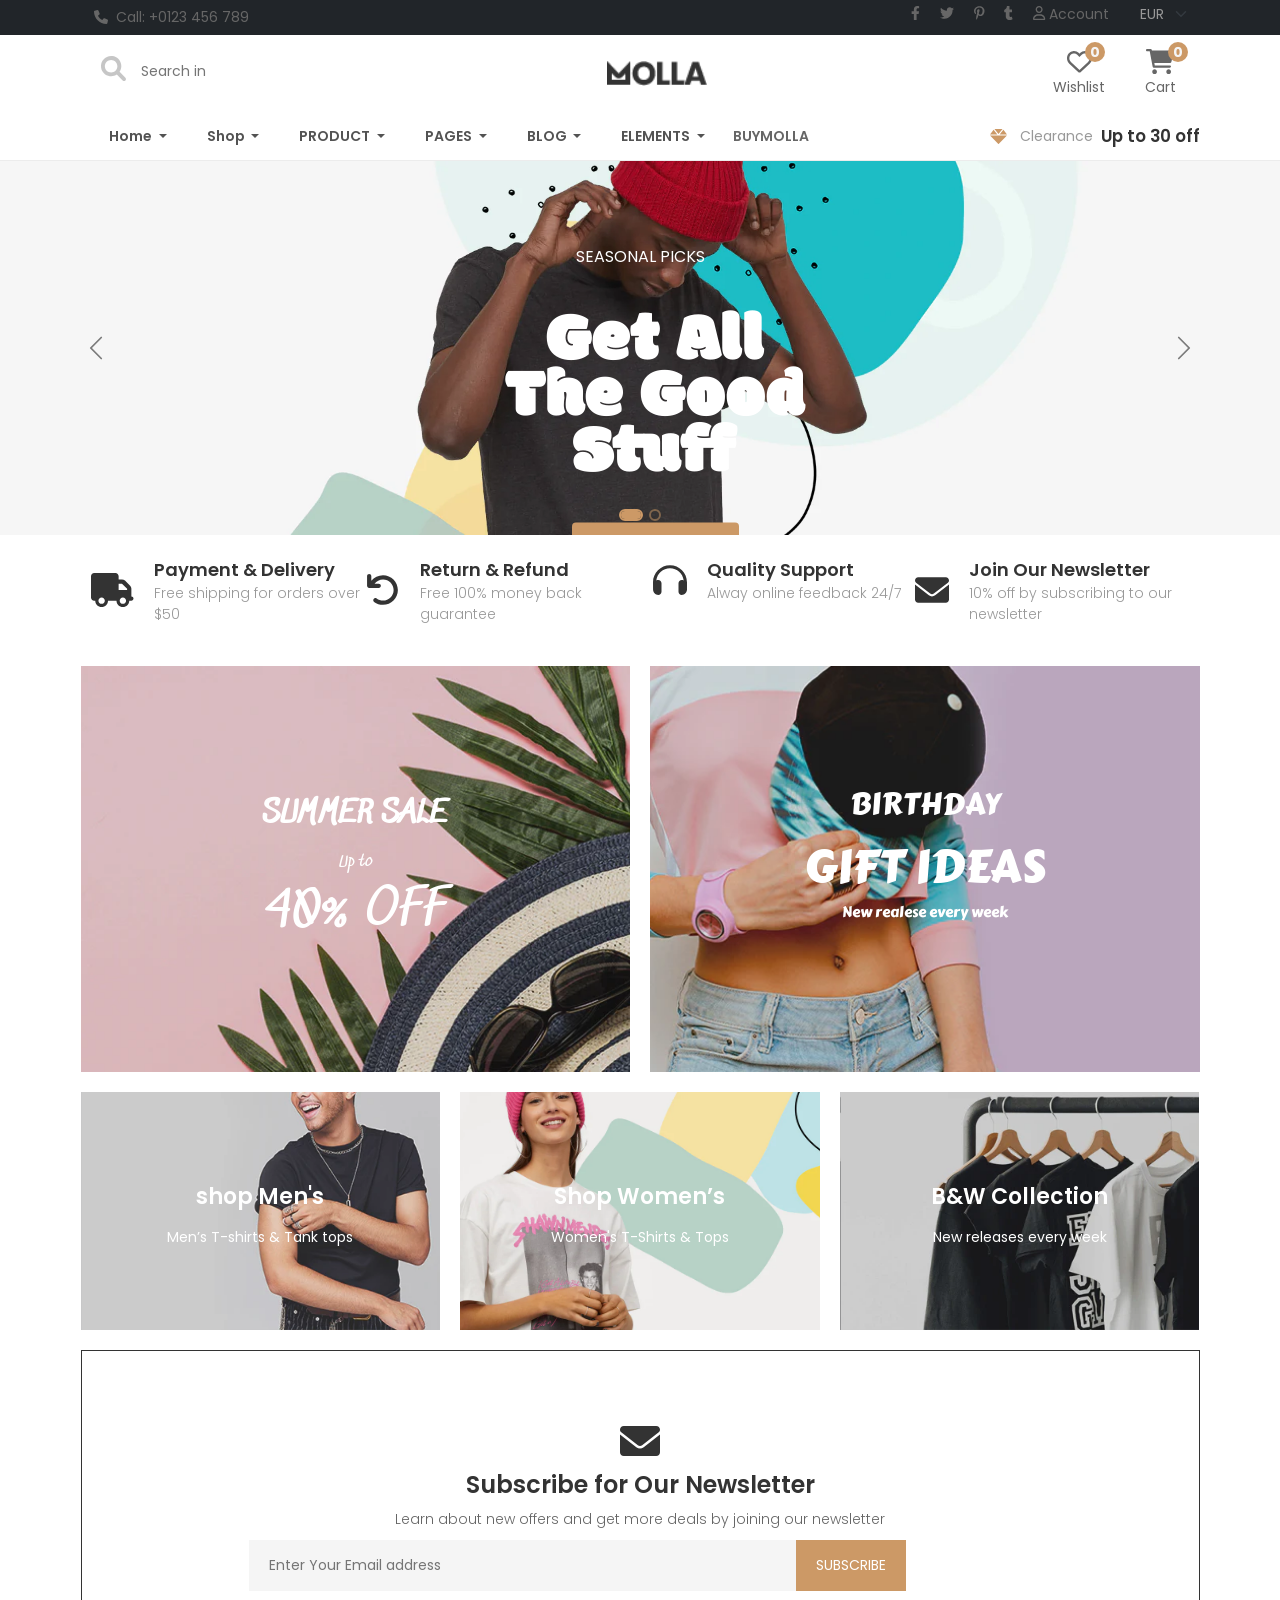
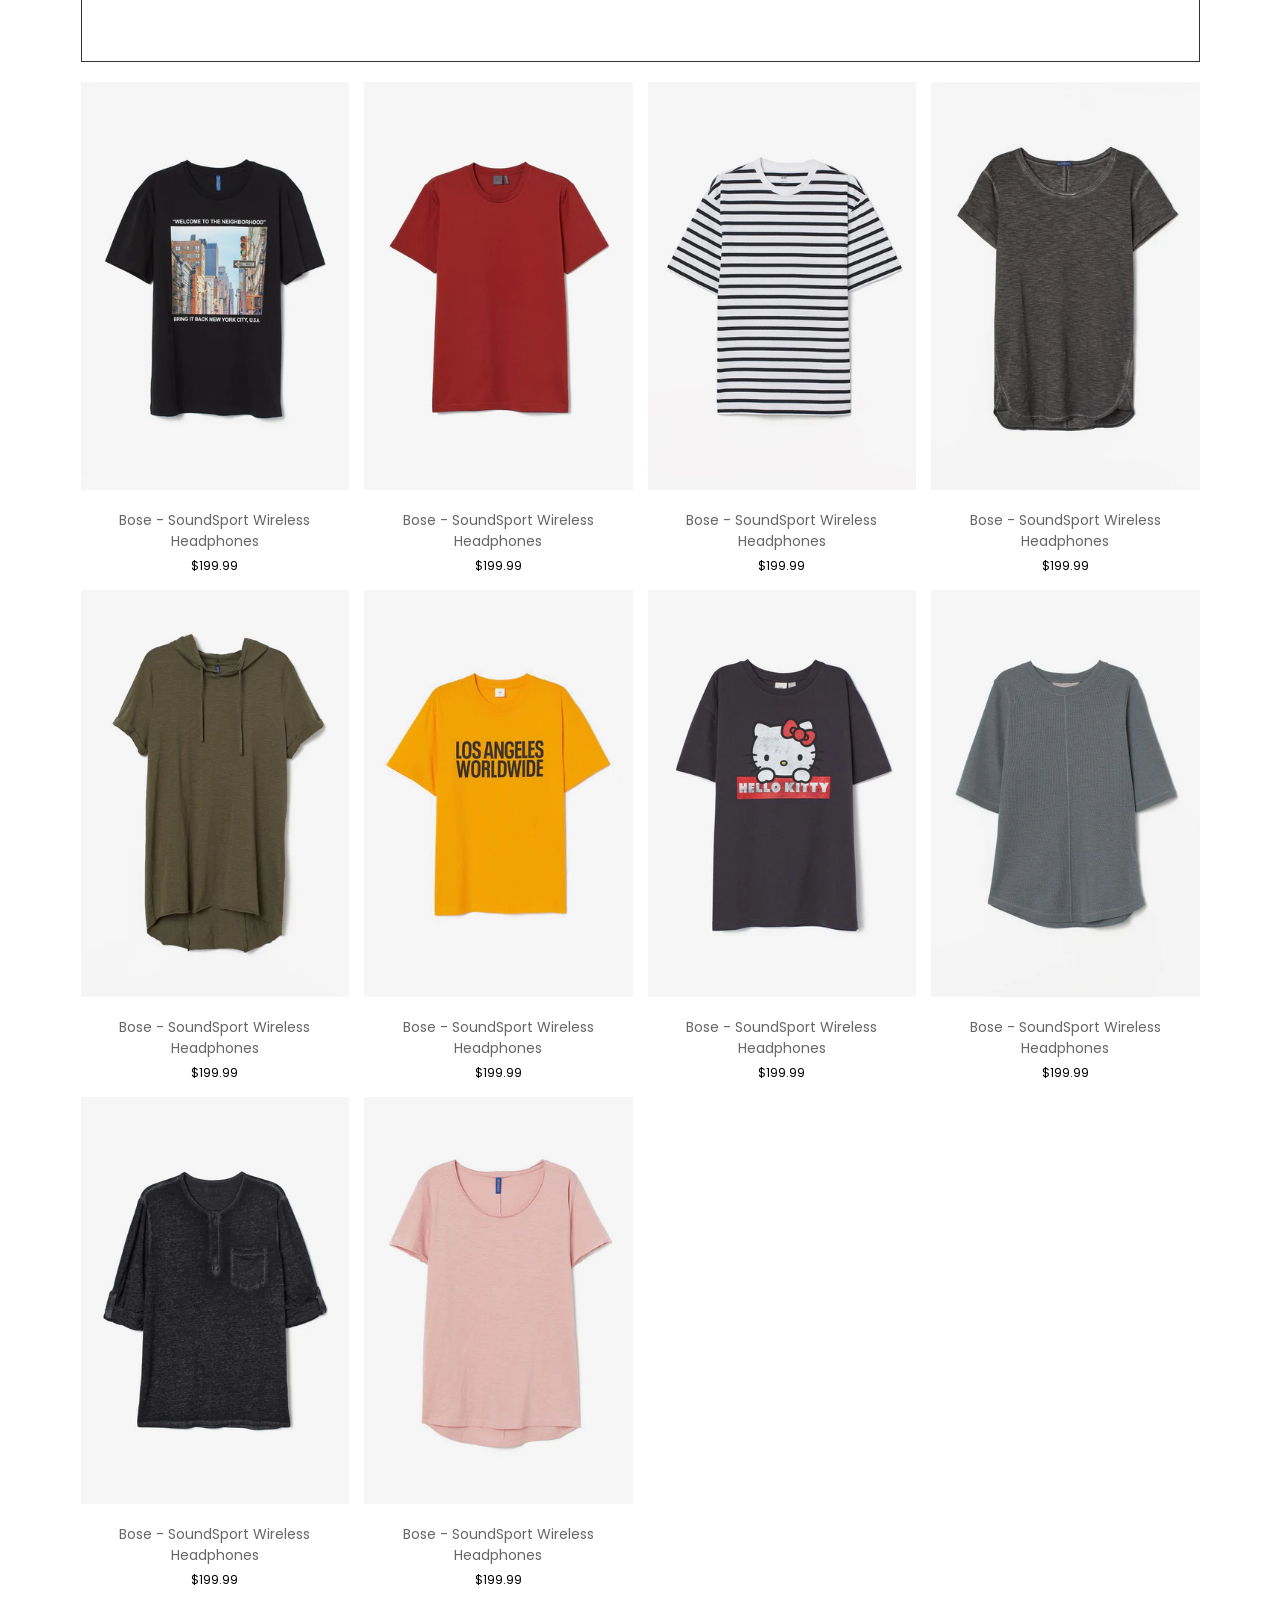
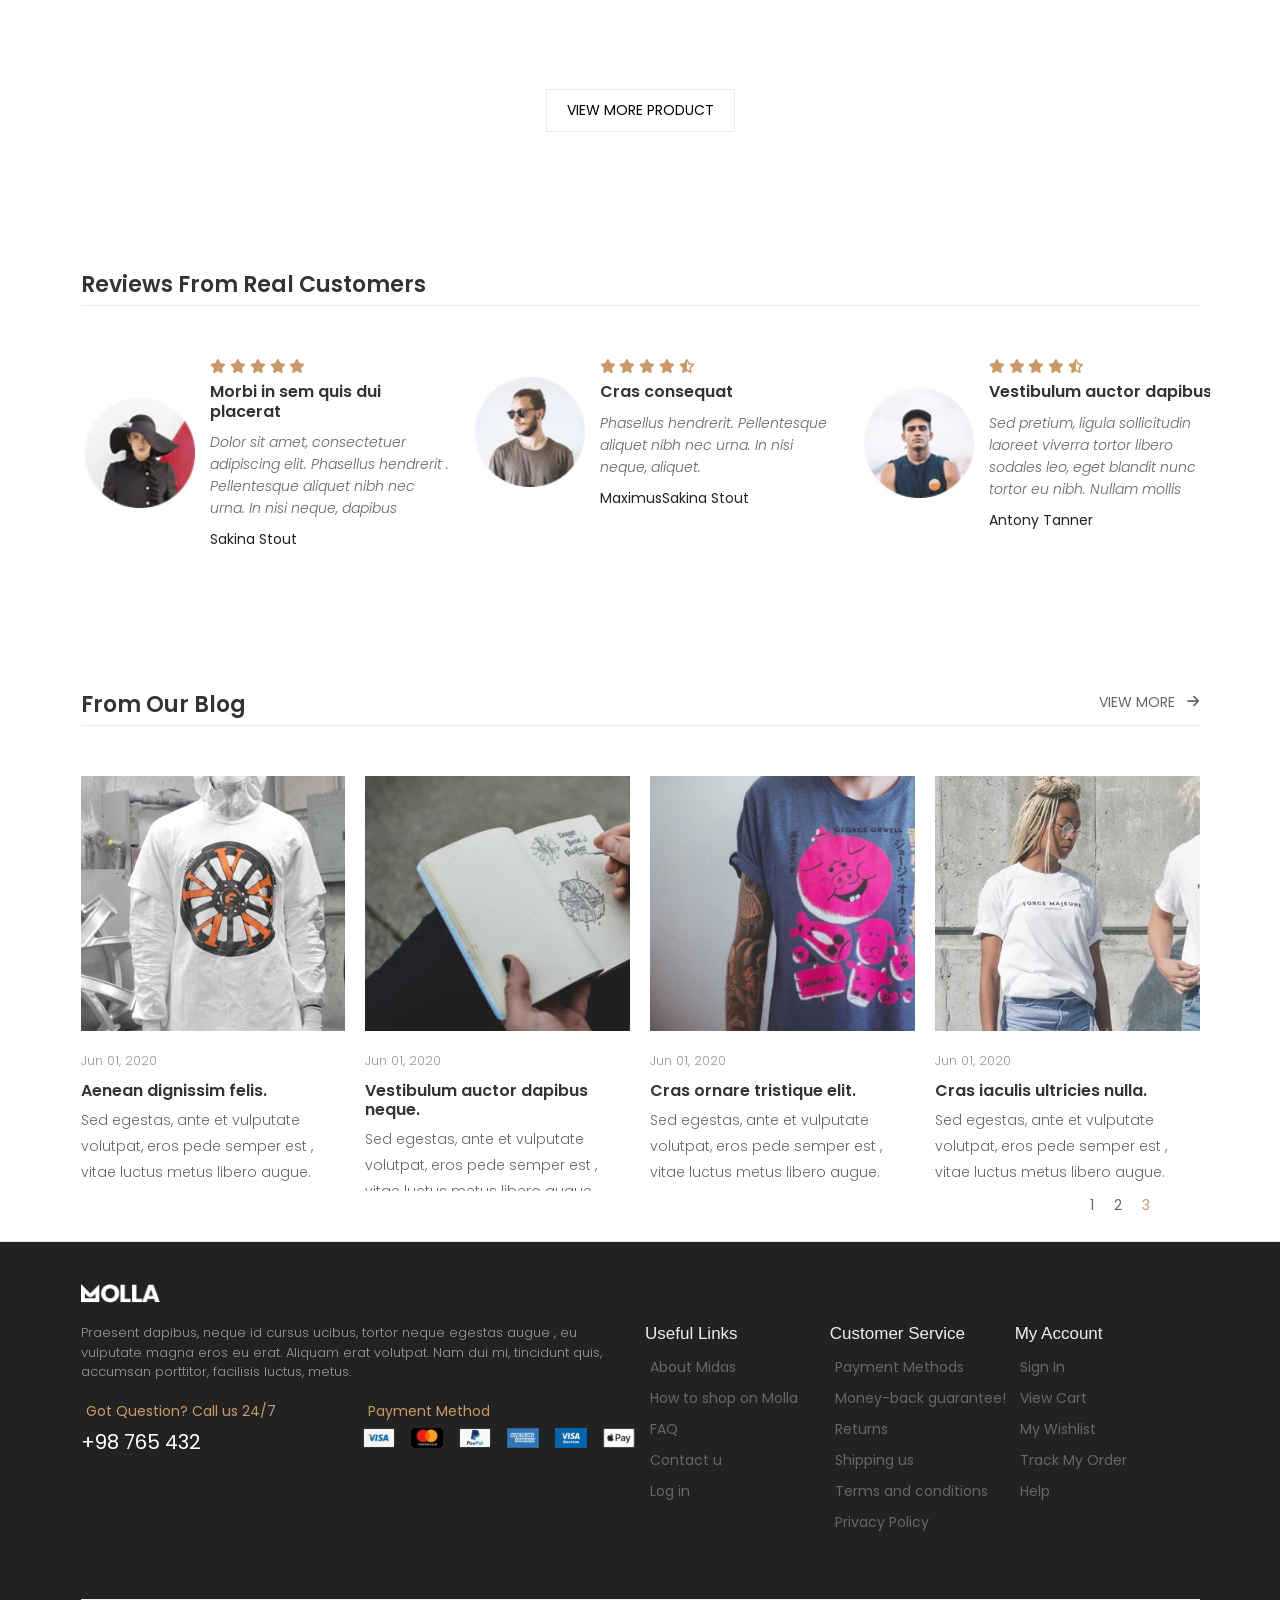
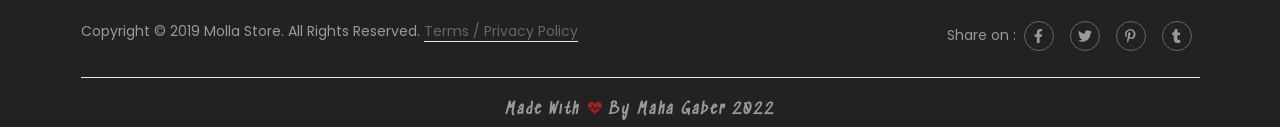
<file: 1-mahaa/page3.html>
<!DOCTYPE html>
<html lang="en">
  <head>
    <meta charset="UTF-8" />
    <meta http-equiv="X-UA-Compatible" content="IE=edge" />
    <meta name="viewport" content="width=device-width, initial-scale=1.0" />
    <title>Apple Watch Series 4 Gold Aluminum Case– midas-theme</title>
    <link rel="stylesheet" href="css/page3.css" />
    <link rel="stylesheet" href="css/SWIPER.css" />
    <link rel="stylesheet" href="css/bootstrap.min.css" />
    <link rel="stylesheet" href="css/all.min.css" />
    <link rel="preconnect" href="https://fonts.googleapis.com" />
    <link rel="preconnect" href="https://fonts.googleapis.com" />
    <link rel="preconnect" href="https://fonts.googleapis.com" />
    <link rel="preconnect" href="https://fonts.gstatic.com" crossorigin />
    <link
      href="https://fonts.googleapis.com/css2?family=Carter+One&family=Modak&family=Open+Sans:ital,wght@0,300;0,700;1,300;1,800&family=Poppins:wght@400;600;800&family=Roboto:ital,wght@0,100;0,300;0,400;0,700;1,100;1,400&family=Sedgwick+Ave&family=Work+Sans:ital,wght@0,100;0,200;0,300;0,500;0,600;0,700;0,800;1,100;1,500&display=swap"
      rel="stylesheet"
    />

    <style>
      html,
      body {
        position: relative;
        height: 100%;
      }

      body {
        background: #fff;
        font-family: Helvetica Neue, Helvetica, Arial, sans-serif;
        font-size: 14px;
        color: #000;
        margin: 0;
        padding: 0;
      }

      .swiper {
        width: 100%;
        height: 100%;
      }

      .swiper-slide {
        display: flex;
        flex-direction: column;
        align-items: center;
        justify-content: center;
        position: relative;
      }
      @media only screen and (min-width: 769px) {
        /* .swiper-slide:first-child {
          transition: transform 100ms;
        } */
        .swiper-slide.swiper-slide-active:first-child {
          transform: translateX(50%);
          z-index: 2;
        }
        .swiper-slide:nth-child(2) {
          transition: transform 100ms;
        }

        .swiper-slide.swiper-slide-next:nth-child(2) {
          transform: translateX(55%);
          z-index: 1;
        }

        .swiper[dir="rtl"] .swiper-slide.swiper-slide-active:first-child {
          transform: translateX(-50%);
        }

        .swiper[dir="rtl"] .swiper-slide.swiper-slide-next:nth-child(2) {
          transform: translateX(-55%);
        }
      }
    </style>
  </head>
  <body>
    <header>
      <div class="headerTop bg-dark p-1">
        <div class="container">
          <div class="top d-flex">
            <div class="left p-1">
              <p class="m-0">
                <a href="#"></a>
                <a href="#" class=""
                  ><i class="fa fa-phone"></i>&nbsp;&nbsp;Call: +0123 456 789</a
                >
              </p>
            </div>
            <div class="right">
              <div class="links">
                <div class="dropdown bg-dark head">
                  <button
                    class="btn dropdown-toggle"
                    type="button"
                    id="dropdownMenuButton1"
                    data-bs-toggle="dropdown"
                    aria-expanded="false"
                  >
                    Links
                  </button>
                  <ul
                    class="dropdown-menu"
                    aria-labelledby="dropdownMenuButton1"
                  >
                    <li>
                      <a href="#"><i class="fab fa-facebook-f"></i></a>
                    </li>
                    <li>
                      <a href="#"><i class="fab fa-twitter"></i></a>
                    </li>
                    <li>
                      <a href="#"><i class="fab fa-pinterest-p"></i></a>
                    </li>
                    <li>
                      <a href="#"><i class="fab fa-tumblr"></i></a>
                    </li>
                    <li>
                      <a href="#">
                        <i class="fa-regular fa-user"></i>
                        <span>Account</span>
                      </a>
                    </li>
                    <li>
                      <a class="dropdown-item" href="#">
                        <select
                          class="form-select"
                          aria-label="Default select example"
                        >
                          <option selected>USD</option>
                          <option value="1">AUD</option>
                          <option value="2">EUR</option>
                          <option value="3">INR</option>
                          <option value="3">JPY</option>
                          <option value="3">USD</option>
                          <option value="3">VND</option>
                        </select>
                      </a>
                    </li>
                  </ul>
                </div>
                <div class="larg">
                  <ul>
                    <li>
                      <a href="#"><i class="fab fa-facebook-f"></i></a>
                    </li>
                    <li>
                      <a href="#"><i class="fab fa-twitter"></i></a>
                    </li>
                    <li>
                      <a href="#"><i class="fab fa-pinterest-p"></i></a>
                    </li>
                    <li>
                      <a href="#"><i class="fab fa-tumblr"></i></a>
                    </li>
                    <li>
                      <a href="#">
                        <i class="fa-regular fa-user"></i>
                        <span>Account</span>
                      </a>
                    </li>
                    <li>
                      <select
                        class="form-select bg-dark"
                        aria-label="Default select example"
                      >
                        <option>USD</option>
                        <option value="1">AUD</option>
                        <option value="2" selected>EUR</option>
                        <option value="3">INR</option>
                        <option value="3">JPY</option>
                        <option value="3">USD</option>
                        <option value="3">VND</option>
                      </select>
                    </li>
                  </ul>
                </div>
              </div>
            </div>
          </div>
        </div>
      </div>
      <div class="headerMeddle">
        <div class="container d-flex p-3">
          <div class="form p-2">
            <form class="d-flex">
              <i class="fa fa-search"></i>
              <input type="search " placeholder="Search in" />
            </form>
          </div>
          <div class="content d-flex">
            <div class="image">
              <div class="i">
                <i class="fa fa-bars"></i>
              </div>
              <img
                src="img/logo_a700fd22-68d1-4e5e-a46f-a828bc0a5ebf_120x@2x.png"
                alt=""
              />
            </div>
            <div class="contact d-flex">
              <a href="#">
                <span class="count">0</span>
                <i class="fa-regular fa-heart"></i>
                <span>Wishlist</span>
              </a>
              <a href="#">
                <span class="count2">0</span>
                <i class="fa-solid fa-cart-shopping"></i>
                <span>Cart</span>
              </a>
            </div>
          </div>
        </div>
      </div>
      <div class="headerbottom">
        <div class="container d-flex">
          <div class="navbar">
            <div class="dropdown">
              <button
                class="btn dropdown-toggle"
                type="button"
                id="dropdownMenuButton1"
                data-bs-toggle="dropdown"
                aria-expanded="false"
              >
                Home
              </button>
              <div class="menu menu2">
                <div class="text d-flex p-4">
                  <div class="box">
                    <h2><a href="#">Home Pages </a></h2>
                    <li><a href="#">01 - Furniture StorePopular </a></li>
                    <li><a href="#">01 - Furniture Store (RTL)</a></li>
                    <li><a href="#">02 - Furniture StorePopular</a></li>
                    <li><a href="#">03 - Electronic Store</a></li>
                    <li><a href="#">04 - Electronic Store</a></li>
                    <li><a href="#">05 - Fashion Storer</a></li>
                    <li><a href="#">06 - Fashion Store</a></li>
                    <li><a href="#">07 - Fashion Store</a></li>
                    <li><a href="#">08 - Fashion Store</a></li>
                    <li><a href="#">09 - Fashion StorePopular</a></li>
                    <li><a href="#">10 - Shoes Store</a></li>
                    <li><a href="#">11 - Furniture Store</a></li>
                    <li><a href="#">12 - Fashion Store</a></li>
                    <li><a href="#">13 - Market StorePopular</a></li>
                    <li><a href="#">14 - Fashion StorePopular</a></li>
                    <li><a href="#">15 - Lookbook Store</a></li>
                    <li><a href="#">16 - Lookbook Store</a></li>
                    <li><a href="#">17 - Market StorePopular</a></li>
                    <li><a href="#">18 - Fashion Store</a></li>
                    <li><a href="#">19 - Game Store</a></li>
                    <li><a href="#">20 - Book Store</a></li>
                  </div>
                  <div class="box">
                    <li><a href="#">21 - Sport</a></li>
                    <li><a href="#">22 - Tools</a></li>
                    <li><a href="#">23 - Fashion</a></li>
                    <li><a href="#">24 - Extreme Sport</a></li>
                    <li><a href="#">25 - JewelryPopular</a></li>
                    <li><a href="#">26 - Market StorePopular</a></li>
                    <li><a href="#">27 - Lookbook Store</a></li>
                    <li><a href="#">28 - Food Market</a></li>
                    <li><a href="#">29 - T-Shirt Store</a></li>
                    <li><a href="#">30 - One Product</a></li>
                    <li><a href="#">31 - Yoga Store</a></li>
                    <li><a href="#">32 - Sunglasses StoreNew</a></li>
                    <li><a href="#">33 - Cosmetics StoreNew</a></li>
                    <li><a href="#">34 - Car partNew</a></li>
                  </div>
                  <div class="box">
                    <h2><a href="#">HEADER LAYOUTS </a></h2>
                    <li><a href="#">Header 01</a></li>
                    <li><a href="#">Header 02</a></li>
                    <li><a href="#">Header 03</a></li>
                    <li><a href="#">Header 04</a></li>
                    <li><a href="#">Header 05</a></li>
                    <li><a href="#">Header 06</a></li>
                    <li><a href="#">Header 07</a></li>
                    <li><a href="#">Header 08</a></li>
                    <li><a href="#">Header 09</a></li>
                    <li><a href="#">Header 10</a></li>
                    <li><a href="#">Header 11</a></li>
                    <li><a href="#">Header 12</a></li>
                    <li><a href="#">Header 13</a></li>
                    <li><a href="#">Header 14</a></li>
                    <li><a href="#">Header 15</a></li>
                    <li><a href="#">Header 16</a></li>
                    <li><a href="#">Header 17</a></li>
                    <li><a href="#">Header 18</a></li>
                    <li><a href="#">Header 19</a></li>
                    <li><a href="#">Header 20</a></li>
                  </div>
                  <div class="box">
                    <h2><a href="#">FOOTER LAYOUTS</a></h2>
                    <li><a href="#">Footer 01</a></li>
                    <li><a href="#">Footer 02</a></li>
                    <li><a href="#">Footer 03</a></li>
                    <li><a href="#">Footer 04</a></li>
                    <li><a href="#">Footer 05</a></li>
                    <li><a href="#">Footer 06</a></li>
                    <li><a href="#">Footer 07</a></li>
                    <li><a href="#">FEATURESSAVE</a></li>
                    <li><a href="#">Catalog mode</a></li>
                    <li><a href="#">Cookies law info</a></li>
                    <li><a href="#">Age verification</a></li>
                    <li><a href="#">Mega menu</a></li>
                    <li><a href="#">Hidden Search</a></li>
                    <li><a href="#">Variant images grouped</a></li>
                    <li><a href="#">Pickup AvailabilitySelling</a></li>
                    <li><a href="#">Product Recommendations</a></li>
                    <li><a href="#">Predictive Search</a></li>
                  </div>
                  <div class="box">
                    <li><a href="#">Compare</a></li>
                    <li><a href="#">Quick View</a></li>
                    <li><a href="#">Wishlist</a></li>
                    <h2><a href="#">MOLLAEXCLUSIVE </a></h2>
                    <li><a href="#">Auto add giftHot</a></li>
                    <li><a href="#">Products upsell - Cart drawer</a></li>
                    <li><a href="#">Notify me</a></li>
                    <li><a href="#">Frequently Bought Together</a></li>
                    <li><a href="#">Hidden Price</a></li>
                    <li><a href="#">Auto Currency convert</a></li>
                    <li><a href="#">Product Metafields EditorPopular</a></li>
                    <li><a href="#">Filter by Attributes</a></li>
                    <li><a href="#">Mix and MatchSpecial</a></li>
                    <li><a href="#">Import demo1_click</a></li>
                    <li><a href="#">Import section1_click </a></li>
                  </div>
                </div>
              </div>
            </div>
            <div class="dropdown">
              <button
                class="btn dropdown-toggle"
                type="button"
                id="dropdownMenuButton1"
                data-bs-toggle="dropdown"
                aria-expanded="false"
              >
                Shop
              </button>
              <div class="menu2 d-flex">
                <div class="text d-flex p-4">
                  <div class="box">
                    <h2><a href="#">SHOP WITH SIDEBAR </a></h2>
                    <li><a href="#">Shop List</a></li>
                    <li><a href="#">Shop Grid 4 Columns</a></li>
                    <li><a href="#">Shop Grid 3 Columns</a></li>
                    <li><a href="#">Shop Grid 2 Columns</a></li>
                    <li><a href="#">Shop MarketNew</a></li>
                    <h2><a href="#">SHOP NO SIDEBAR</a></h2>
                    <li><a href="#">Shop Boxed No Sidebar</a></li>
                    <li><a href="#">Shop Fullwidth No Sidebar</a></li>
                  </div>
                  <div class="box">
                    <h2><a href="#">PRODUCT CATEGORY</a></h2>
                    <li><a href="#">Product Category BoxedNew</a></li>
                    <li><a href="#">Product Category Fullwidth</a></li>
                    <h2><a href="#">SHOP PAGES</a></h2>
                    <li><a href="#">My Account</a></li>
                    <li><a href="#">Wishlist</a></li>
                    <li><a href="#">Cart</a></li>
                    <li><a href="#">Cart Dropdown</a></li>
                    <li><a href="#">Cart PopupNew</a></li>
                    <!-- <h2><a href="#"></a></h2> -->
                  </div>
                  <div class="box">
                    <!-- <h2><a href="#">PRODUCT CATEGORY</a></h2> -->
                    <li><a href="#">Cart DrawerHot</a></li>
                    <li><a href="#">Shipping rates calculator</a></li>
                    <li><a href="#">Threshold free shippingHot</a></li>
                    <h2><a href="#">SHOP OPTIONS</a></h2>
                    <li><a href="#">Masonry Layout</a></li>
                    <li><a href="#">Load more button</a></li>
                    <li><a href="#">Infinite scrolling</a></li>
                    <li><a href="#">Filter sidebar</a></li>
                    <li><a href="#">Filter drawer</a></li>
                  </div>
                </div>
                <div class="image">
                  <img src="img/banner-1.webp" alt="" />
                </div>
              </div>
            </div>
            <div class="dropdown">
              <button
                class="btn dropdown-toggle"
                type="button"
                id="dropdownMenuButton1"
                data-bs-toggle="dropdown"
                aria-expanded="false"
              >
                PRODUCT
              </button>
              <div class="menu2 menu3 d-flex">
                <div class="text d-flex p-4">
                  <div class="box">
                    <h2><a href="#">SHOP WITH SIDEBAR </a></h2>
                    <li><a href="#">Shop List</a></li>
                    <li><a href="#">Shop Grid 4 Columns</a></li>
                    <li><a href="#">Shop Grid 3 Columns</a></li>
                    <li><a href="#">Shop Grid 2 Columns</a></li>
                    <li><a href="#">Shop MarketNew</a></li>
                    <li><a href="#">Product Category BoxedNew</a></li>
                    <li><a href="#">Product Category Fullwidth</a></li>
                  </div>
                  <div class="box">
                    <h2><a href="#">SHOP OPTIONS</a></h2>
                    <li><a href="#">Cart DrawerHot</a></li>
                    <li><a href="#">Shipping rates calculator</a></li>
                    <li><a href="#">Threshold free shippingHot</a></li>
                    <li><a href="#">Masonry Layout</a></li>
                    <li><a href="#">Load more button</a></li>
                    <li><a href="#">Infinite scrolling</a></li>
                    <li><a href="#">Filter sidebar</a></li>
                  </div>
                </div>
                <div class="image">
                  <img src="img/banner-2.webp" alt="" />
                </div>
              </div>
            </div>
            <div class="dropdown">
              <button
                class="btn dropdown-toggle"
                type="button"
                aria-expanded="false"
              >
                PAGES
              </button>
              <ul class="Dmenu" aria-labelledby="">
                <li><a class="dropdown-item" href="#">About</a></li>
                <li><a class="dropdown-item" href="#">Contact</a></li>
                <li><a class="dropdown-item" href="#">Login</a></li>
                <li><a class="dropdown-item" href="#">FAQs</a></li>
                <li><a class="dropdown-item" href="#">Error 404</a></li>
                <li><a class="dropdown-item" href="#">Coming Soon</a></li>
              </ul>
            </div>
            <div class="dropdown">
              <button
                class="btn dropdown-toggle"
                type="button"
                aria-expanded="false"
              >
                BLOG
              </button>
              <ul class="Dmenu" aria-labelledby="">
                <li><a class="dropdown-item" href="#">Classic</a></li>
                <li><a class="dropdown-item" href="#">Listing</a></li>
                <li><a class="dropdown-item" href="#">Grid</a></li>
                <li><a class="dropdown-item" href="#">Masonry</a></li>
                <li><a class="dropdown-item" href="#">Mask</a></li>
                <li><a class="dropdown-item" href="#">Single Post</a></li>
              </ul>
            </div>
            <div class="dropdown">
              <button
                class="btn dropdown-toggle"
                type="button"
                aria-expanded="false"
              >
                ELEMENTS
              </button>
              <ul class="Dmenu" aria-labelledby="">
                <li><a class="dropdown-item" href="#">Titles</a></li>
                <li><a class="dropdown-item" href="#">Typography</a></li>
                <li><a class="dropdown-item" href="#">Tabs</a></li>
                <li><a class="dropdown-item" href="#">Accordions</a></li>
                <li><a class="dropdown-item" href="#">Icon Boxes</a></li>
                <li><a class="dropdown-item" href="#">Slideshow preset</a></li>
              </ul>
            </div>
            <div class="dropdown">
              <a href="#">BUYMOLLA</a>
            </div>
          </div>
          <div class="sale">
            <i class="fa-solid fa-gem"></i>
            <span>Clearance</span>
            <div class="text">Up to 30 off</div>
          </div>
        </div>
      </div>
    </header>

    <div class="mediaheader">
      <div class="row close p-3">
        <i class="fa-duotone fa-x"></i>
      </div>
      <div class="form row m-4">
        <form class="d-flex">
          <input type="search " placeholder="Search in" />
          <div class="search"><i class="fa-solid fa-magnifying-glass"></i></div>
        </form>
      </div>
      <div class="category">
        <div class="text p-3"><i class="fa fa-bars"></i>Browse Categories</div>
        <div class="links">
          <a class="" href="#" aria-label="Gift Ideas">Gift Ideas</a>
          <a class="" href="#" aria-label="Beds">Beds</a>
          <a class="" href="#" aria-label="Lighting">Lighting</a>
          <a class="" href="#" aria-label="Sofas & Sleeper sofas"
            >Sofas & Sleeper sofas</a
          >
          <a class="" href="#" aria-label="Storage">Storage</a>
          <a class="" href="#" aria-label="Armchairs & Chaises"
            >Armchairs & Chaises</a
          >
          <a class="" href="#" aria-label="Decoration ">Decoration </a>
          <a class="" href="#" aria-label="Kitchen Cabinets"
            >Kitchen Cabinets</a
          >
          <a class="" href="#" aria-label="Coffee & Tables">Coffee & Tables</a>
          <a class="" href="#" aria-label="Outdoor Furniture"
            >Outdoor Furniture</a
          >
        </div>
      </div>
      <br />
      <div class="d-flex bar p-0">
        <span class="active"><a href="#">MENU</a></span>
        <span class=""><a href="#">CATEGORIES</a></span>
      </div>
      <div class="navbar open">
        <div class="box">
          <a href="#">HOME</a>
          <div class="i show active">
            <i class="fa-solid fa-angle-down"></i>
          </div>
          <div class="i hide">
            <i class="fa-solid fa-angle-up"></i>
          </div>
          <div class="content">
            <a href="#">01 -Furnture Store</a>
            <a href="#">01 -Furnture Store</a>
            <a href="#">01 -Furnture Store</a>
            <a href="#">01 -Furnture Store</a>
            <a href="#">01 -Furnture Store</a>
            <a href="#">01 -Furnture Store</a>
            <a href="#">01 -Furnture Store</a>
            <a href="#">01 -Furnture Store</a>
            <a href="#">01 -Furnture Store</a>
            <a href="#">01 -Furnture Store</a>
            <a href="#">01 -Furnture Store</a>
            <a href="#">01 -Furnture Store</a>
            <a href="#">01 -Furnture Store</a>
            <a href="#">01 -Furnture Store</a>
            <a href="#">01 -Furnture Store</a>
            <a href="#">01 -Furnture Store</a>
            <a href="#">01 -Furnture Store</a>
            <a href="#">01 -Furnture Store</a>
            <a href="#">01 -Furnture Store</a>
            <a href="#">01 -Furnture Store</a>
            <a href="#">01 -Furnture Store</a>
            <a href="#">01 -Furnture Store</a>
            <a href="#">01 -Furnture Store</a>
            <a href="#">01 -Furnture Store</a>
            <a href="#">01 -Furnture Store</a>
            <a href="#">01 -Furnture Store</a>
            <a href="#">01 -Furnture Store</a>
            <a href="#">01 -Furnture Store</a>
            <a href="#">01 -Furnture Store</a>
            <a href="#">01 -Furnture Store</a>
            <a href="#">01 -Furnture Store</a>
          </div>
        </div>
        <div class="box">
          <a href="#">SHOP</a>
          <div class="i show active">
            <i class="fa-solid fa-angle-down"></i>
          </div>
          <div class="i hide">
            <i class="fa-solid fa-angle-up"></i>
          </div>
          <div class="content">
            <ul>
              <li><a href="#">Shop List</a></li>
              <li><a href="#">Shop Grid</a></li>
              <li><a href="#">Shop Market</a></li>
              <li><a href="#">Shop Boxed No Sidebar</a></li>
              <li><a href="#">Shop Fullwidth No Sidebar</a></li>
              <li><a href="#">Product Category Boxed</a></li>
              <li><a href="#">Product Category Fullwidth</a></li>
              <li><a href="#">Cart</a></li>
              <li><a href="#">Checkout</a></li>
              <li><a href="#">Wishlist</a></li>
            </ul>
          </div>
        </div>
        <div class="box">
          <a href="#">PRODUCT</a>
          <div class="i show active">
            <i class="fa-solid fa-angle-down"></i>
          </div>
          <div class="i hide">
            <i class="fa-solid fa-angle-up"></i>
          </div>
          <div class="content">
            <ul>
              <li><a href="#">Default</a></li>
              <li><a href="#">Centered</a></li>
              <li><a href="#">Extended Info</a></li>
              <li><a href="#"></a>Gallery</li>
              <li><a href="#"></a>Sticky Info</li>
              <li><a href="#"></a>Boxed With Sidebar</li>
              <li><a href="#"></a>Full Width</li>
              <li><a href="#"></a>Masonry Sticky Info</li>
            </ul>
          </div>
        </div>
        <div class="box">
          <a href="#">PAGES</a>
          <div class="i show active">
            <i class="fa-solid fa-angle-down"></i>
          </div>
          <div class="i hide">
            <i class="fa-solid fa-angle-up"></i>
          </div>
          <div class="content">
            <ul>
              <li><a href="#">About</a></li>
              <li><a href="#">Contact</a></li>
              <li><a href="#">Login</a></li>
              <li><a href="#">FAQs</a></li>
              <li><a href="#">Error 404</a></li>
              <li><a href="#">Coming Soon</a></li>
            </ul>
          </div>
        </div>
        <div class="box">
          <a href="#">BLOG</a>
          <div class="i show active">
            <i class="fa-solid fa-angle-down"></i>
          </div>
          <div class="i hide">
            <i class="fa-solid fa-angle-up"></i>
          </div>
          <div class="content">
            <ul>
              <li><a href="#">Classic</a></li>
              <li><a href="#">Listing</a></li>
              <li><a href="#">Grid</a></li>
              <li><a href="#">Masonry</a></li>
              <li><a href="#">Mask</a></li>
              <li><a href="#">Single Post</a></li>
            </ul>
          </div>
        </div>
        <div class="box">
          <a href="#">BUY NOW</a>
        </div>
      </div>
      <div class="conatct row">
        <span><i class="fab fa-facebook-f"></i></span>
        <span><i class="fab fa-twitter"></i></span>
        <span><i class="fab fa-pinterest-p"></i></span>
        <span><i class="fab fa-tumblr"></i></span>
      </div>
    </div>

    <div class="landing">
      <div
        id="carouselExampleDark"
        class="carousel carousel-dark slide car"
        data-bs-ride="carousel"
      >
        <div class="carousel-indicators">
          <button
            type="button"
            data-bs-target="#carouselExampleDark"
            data-bs-slide-to="0"
            class="active button"
            aria-current="true"
            aria-label="Slide 1"
          ></button>
          <button
            type="button"
            data-bs-target="#carouselExampleDark"
            data-bs-slide-to="1"
            aria-label="Slide 2"
            class="button"
          ></button>
        </div>
        <div class="carousel-inner car-inner">
          <div class="carousel-item car-item active" data-bs-interval="10000">
            <img
              src="img/banner_bg_dd59c05d-9c7e-44f6-a706-6792e41dc984.webp"
              class="d-block w-100"
              alt="..."
            />
            <div class="carousel-caption car-caption d-block">
              <div class="slide_t-content">
                <div class="page-width">
                  <div class="sl-anime slideshow__title">SEASONAL PICKS</div>
                  <div class="sl-anime slideshow__subtitle">
                    Get All<br />The Good<br />Stuff
                  </div>
                  <div class="sl-anime slideshow__button list-inline-item">
                    <a class="hbtn" href="#"
                      >DISCOVER NOW <i class="fkt-angle-right"></i
                    ></a>
                  </div>
                </div>
              </div>
            </div>
          </div>
          <div class="carousel-item car-item" data-bs-interval="2000">
            <img
              src="img/banner_bg_2_x580.webp"
              class="d-block w-100"
              alt="..."
            />
            <div class="carousel-caption car-caption d-block">
              <div class="page-width">
                <div class="sl-anime slideshow__title">Featured products</div>
                <div class="sl-anime slideshow__subtitle">
                  Organic &amp;<br />Fairtrade<br />cotton
                </div>
                <div class="sl-anime slideshow__button list-inline-item">
                  <a class="hbtn" href="#"
                    >DISCOVER NOW <i class="fkt-angle-right"></i
                  ></a>
                </div>
              </div>
            </div>
          </div>
        </div>
        <button
          class="carousel-control-prev"
          type="button"
          data-bs-target="#carouselExampleDark"
          data-bs-slide="prev"
        >
          <span class="carousel-control-prev-icon" aria-hidden="true"></span>
          <span class="visually-hidden">Previous</span>
        </button>
        <button
          class="carousel-control-next"
          type="button"
          data-bs-target="#carouselExampleDark"
          data-bs-slide="next"
        >
          <span class="carousel-control-next-icon" aria-hidden="true"></span>
          <span class="visually-hidden">Next</span>
        </button>
      </div>
    </div>

    <!-- start serveces -->

    <section class="serveces">
      <div class="container p-4 swiper mySwiper">
        <div class="boxs gap-42 swiper-wrapper">
          <div class="serv swiper-slide">
            <div class="icon">
              <i class="fa fa-truck"></i>
            </div>
            <div class="text">
              <p>Payment & Delivery</p>
              <span>Free shipping for orders over $50</span>
            </div>
          </div>
          <div class="serv swiper-slide">
            <div class="icon">
              <i class="fa fa-arrow-rotate-left"></i>
            </div>
            <div class="text">
              <p>Return & Refund</p>
              <span>Free 100% money back guarantee</span>
            </div>
          </div>
          <div class="serv swiper-slide">
            <div class="icon">
              <i class="fa fa-headphones"></i>
            </div>
            <div class="text">
              <p>Quality Support</p>
              <span>Alway online feedback 24/7</span>
            </div>
          </div>
          <div class="serv swiper-slide">
            <div class="icon">
              <i class="fa fa-envelope"></i>
            </div>
            <div class="text">
              <p>Join Our Newsletter</p>
              <span>10% off by subscribing to our newsletter</span>
            </div>
          </div>
        </div>
        <div class="swiper-scrollbar"></div>
      </div>
    </section>

    <!-- ofers -->

    <section class="offers">
      <div class="container">
        <div class="boxs d-flex">
          <div class="box box1">
            <div class="text">
              <p>SUMMER SALE</p>
              <span>Up to</span>
              <div class="persent">40% OFF</div>
            </div>
          </div>
          <div class="box box2">
            <div class="text">
              <p>BIRTHDAY</p>
              <span>GIFT IDEAS</span>
              <span>New realese every week</span>
            </div>
          </div>
        </div>
      </div>
    </section>

    <!-- Collection -->

    <section class="collection">
      <div class="container">
        <div class="boxs d-grid">
          <div class="box box1">
            <div class="text">
              <h2>shop Men's</h2>
              <p>Men’s T-shirts & Tank tops</p>
              <span>SHOP NOW</span>
            </div>
          </div>
          <div class="box box2">
            <div class="text">
              <h2>Shop Women’s</h2>
              <p>Women's T-Shirts & Tops</p>
              <span>SHOP NOW</span>
            </div>
          </div>
          <div class="box box3">
            <div class="text">
              <h2>B&W Collection</h2>
              <p>New releases every week</p>
              <span>SHOP NOW</span>
            </div>
          </div>
        </div>
      </div>
    </section>

    <!-- Subscribe  -->

    <section class="subscribe">
      <div class="container">
        <div class="form d-flex">
          <i class="fa fa-envelope"></i>
          <h2>Subscribe for Our Newsletter</h2>
          <p>
            Learn about new offers and get more deals by joining our newsletter
          </p>
          <form>
            <input type="text" placeholder="Enter Your Email address" />
            <input type="button" value="SUBSCRIBE" class="slideshow__button" />
          </form>
        </div>
      </div>
    </section>

    <section class="products mb-5">
      <div class="container">
        <div class="boxs d-grid">
          <div class="box">
            <div class="image">
              <div class="img1">
                <img src="img/60.webp" alt="" />
              </div>
              <div class="img">
                <img src="img/60.webp" alt="" />
              </div>
              <div class="icons">
                <div class="fav">
                  <span>Add to Wishlist </span>
                  <i class="fa-regular fa-heart"></i>
                </div>
                <div class="prav">
                  <span>Quick view</span>
                  <li class="Glasses fontawesomeicon"></li>
                </div>
                <div class="com">
                  <span>Compare</span>
                  <i class="fa fa-shuffle"></i>
                </div>
              </div>
              <div class="addtocart">
                <button><i class="fa fa-cart-plus"></i> Add to card</button>
              </div>
            </div>
            <div class="details">
              <a href="">Bose - SoundSport Wireless Headphones</a>
              <span>$199.99</span>
            </div>
          </div>
          <div class="box">
            <div class="image">
              <div class="img1">
                <img src="img/61.webp" alt="" />
              </div>
              <div class="img">
                <img src="img/62.webp" alt="" />
              </div>
              <div class="icons">
                <div class="fav">
                  <span>Add to Wishlist </span>
                  <i class="fa-regular fa-heart"></i>
                </div>
                <div class="prav">
                  <span>Quick view</span>
                  <li class="Glasses fontawesomeicon"></li>
                </div>
                <div class="com">
                  <span>Compare</span>
                  <i class="fa fa-shuffle"></i>
                </div>
              </div>
              <div class="addtocart">
                <button><i class="fa fa-cart-plus"></i> Add to card</button>
              </div>
            </div>
            <div class="details">
              <a href="">Bose - SoundSport Wireless Headphones</a>
              <span>$199.99</span>
            </div>
          </div>
          <div class="box">
            <div class="image">
              <div class="img1">
                <img src="img/63.webp" alt="" />
              </div>
              <div class="img">
                <img src="img/64.webp" alt="" />
              </div>
              <div class="icons">
                <div class="fav">
                  <span>Add to Wishlist </span>
                  <i class="fa-regular fa-heart"></i>
                </div>
                <div class="prav">
                  <span>Quick view</span>
                  <li class="Glasses fontawesomeicon"></li>
                </div>
                <div class="com">
                  <span>Compare</span>
                  <i class="fa fa-shuffle"></i>
                </div>
              </div>
              <div class="addtocart">
                <button><i class="fa fa-cart-plus"></i> Add to card</button>
              </div>
            </div>
            <div class="details">
              <a href="">Bose - SoundSport Wireless Headphones</a>
              <span>$199.99</span>
            </div>
          </div>
          <div class="box">
            <div class="image">
              <div class="img1">
                <img src="img/65.webp" alt="" />
              </div>
              <div class="img">
                <img src="img/66.jpg" alt="" />
              </div>
              <div class="icons">
                <div class="fav">
                  <span>Add to Wishlist </span>
                  <i class="fa-regular fa-heart"></i>
                </div>
                <div class="prav">
                  <span>Quick view</span>
                  <li class="Glasses fontawesomeicon"></li>
                </div>
                <div class="com">
                  <span>Compare</span>
                  <i class="fa fa-shuffle"></i>
                </div>
              </div>
              <div class="addtocart">
                <button><i class="fa fa-cart-plus"></i> Add to card</button>
              </div>
            </div>
            <div class="details">
              <a href="">Bose - SoundSport Wireless Headphones</a>
              <span>$199.99</span>
            </div>
          </div>
          <div class="box">
            <div class="image">
              <div class="img1">
                <img src="img/67.webp" alt="" />
              </div>
              <div class="img">
                <img src="img/68.webp" alt="" />
              </div>
              <div class="icons">
                <div class="fav">
                  <span>Add to Wishlist </span>
                  <i class="fa-regular fa-heart"></i>
                </div>
                <div class="prav">
                  <span>Quick view</span>
                  <li class="Glasses fontawesomeicon"></li>
                </div>
                <div class="com">
                  <span>Compare</span>
                  <i class="fa fa-shuffle"></i>
                </div>
              </div>
              <div class="addtocart">
                <button><i class="fa fa-cart-plus"></i> Add to card</button>
              </div>
            </div>
            <div class="details">
              <a href="">Bose - SoundSport Wireless Headphones</a>
              <span>$199.99</span>
            </div>
          </div>
          <div class="box">
            <div class="image">
              <div class="img1">
                <img src="img/69.webp" alt="" />
              </div>
              <div class="img">
                <img src="img/70.webp" alt="" />
              </div>
              <div class="icons">
                <div class="fav">
                  <span>Add to Wishlist </span>
                  <i class="fa-regular fa-heart"></i>
                </div>
                <div class="prav">
                  <span>Quick view</span>
                  <li class="Glasses fontawesomeicon"></li>
                </div>
                <div class="com">
                  <span>Compare</span>
                  <i class="fa fa-shuffle"></i>
                </div>
              </div>
              <div class="addtocart">
                <button><i class="fa fa-cart-plus"></i> Add to card</button>
              </div>
            </div>
            <div class="details">
              <a href="">Bose - SoundSport Wireless Headphones</a>
              <span>$199.99</span>
            </div>
          </div>
          <div class="box">
            <div class="image">
              <div class="img1">
                <img src="img/71.webp" alt="" />
              </div>
              <div class="img">
                <img src="img/72.jpg" alt="" />
              </div>
              <div class="icons">
                <div class="fav">
                  <span>Add to Wishlist </span>
                  <i class="fa-regular fa-heart"></i>
                </div>
                <div class="prav">
                  <span>Quick view</span>
                  <li class="Glasses fontawesomeicon"></li>
                </div>
                <div class="com">
                  <span>Compare</span>
                  <i class="fa fa-shuffle"></i>
                </div>
              </div>
              <div class="addtocart">
                <button><i class="fa fa-cart-plus"></i> Add to card</button>
              </div>
            </div>
            <div class="details">
              <a href="">Bose - SoundSport Wireless Headphones</a>
              <span>$199.99</span>
            </div>
          </div>
          <div class="box">
            <div class="image">
              <div class="img1">
                <img src="img/73.webp" alt="" />
              </div>
              <div class="img">
                <img src="img/74.jpg" alt="" />
              </div>
              <div class="icons">
                <div class="fav">
                  <span>Add to Wishlist </span>
                  <i class="fa-regular fa-heart"></i>
                </div>
                <div class="prav">
                  <span>Quick view</span>
                  <li class="Glasses fontawesomeicon"></li>
                </div>
                <div class="com">
                  <span>Compare</span>
                  <i class="fa fa-shuffle"></i>
                </div>
              </div>
              <div class="addtocart">
                <button><i class="fa fa-cart-plus"></i> Add to card</button>
              </div>
            </div>
            <div class="details">
              <a href="">Bose - SoundSport Wireless Headphones</a>
              <span>$199.99</span>
            </div>
          </div>
          <div class="box">
            <div class="image">
              <div class="img1">
                <img src="img/75.webp" alt="" />
              </div>
              <div class="img">
                <img src="img/76.webp" alt="" />
              </div>
              <div class="icons">
                <div class="fav">
                  <span>Add to Wishlist </span>
                  <i class="fa-regular fa-heart"></i>
                </div>
                <div class="prav">
                  <span>Quick view</span>
                  <li class="Glasses fontawesomeicon"></li>
                </div>
                <div class="com">
                  <span>Compare</span>
                  <i class="fa fa-shuffle"></i>
                </div>
              </div>
              <div class="addtocart">
                <button><i class="fa fa-cart-plus"></i> Add to card</button>
              </div>
            </div>
            <div class="details">
              <a href="">Bose - SoundSport Wireless Headphones</a>
              <span>$199.99</span>
            </div>
          </div>
          <div class="box">
            <div class="image">
              <div class="img1">
                <img src="img/78.webp" alt="" />
              </div>
              <div class="img">
                <img src="img/79.webp" alt="" />
              </div>
              <div class="icons">
                <div class="fav">
                  <span>Add to Wishlist </span>
                  <i class="fa-regular fa-heart"></i>
                </div>
                <div class="prav">
                  <span>Quick view</span>
                  <li class="Glasses fontawesomeicon"></li>
                </div>
                <div class="com">
                  <span>Compare</span>
                  <i class="fa fa-shuffle"></i>
                </div>
              </div>
              <div class="addtocart">
                <button><i class="fa fa-cart-plus"></i> Add to card</button>
              </div>
            </div>
            <div class="details">
              <a href="">Bose - SoundSport Wireless Headphones</a>
              <span>$199.99</span>
            </div>
          </div>
        </div>
        <div class="addtocard">
          <button>VIEW MORE PRODUCT</button>
        </div>
      </div>
    </section>

    <!-- Reviews  -->
    <section class="reviews mt-5 mb-5">
      <div class="container mt-5 swiper mySwiper">
        <div class="head d-flex">
          <h2>Reviews From Real Customers</h2>
          <span
            ><div class="swiper-button-next"></div>
            <div class="swiper-button-prev"></div>
          </span>
        </div>
        <div class="boxs d-flex swiper-wrapper">
          <div class="box swiper-slide review">
            <div class="image">
              <img src="img/Ellipse-2_240x240_crop_center.webp" alt="" />
            </div>
            <div class="text">
              <div class="icons">
                <i class="fa-solid fa-star"></i>
                <i class="fa-solid fa-star"></i>
                <i class="fa-solid fa-star"></i>
                <i class="fa-solid fa-star"></i>
                <i class="fa-solid fa-star"></i>
              </div>
              <h2>Morbi in sem quis dui placerat</h2>
              <p>
                Dolor sit amet, consectetuer adipiscing elit. Phasellus
                hendrerit . Pellentesque aliquet nibh nec urna. In nisi neque,
                dapibus
              </p>
              <span>Sakina Stout</span>
            </div>
          </div>
          <div class="box swiper-slide review">
            <div class="image">
              <img src="img/Ellipse-1_240x240_crop_center.webp" alt="" />
            </div>
            <div class="text">
              <div class="icons">
                <i class="fa-solid fa-star"></i>
                <i class="fa-solid fa-star"></i>
                <i class="fa-solid fa-star"></i>
                <i class="fa-solid fa-star"></i>
                <i class="fa-solid fa-star-half-stroke"></i>
              </div>
              <h2>Cras consequat</h2>
              <p>
                Phasellus hendrerit. Pellentesque aliquet nibh nec urna. In nisi
                neque, aliquet.
              </p>
              <span>MaximusSakina Stout</span>
            </div>
          </div>
          <div class="box swiper-slide review">
            <div class="image">
              <img src="img/Ellipse_240x240_crop_center.webp" alt="" />
            </div>
            <div class="text">
              <div class="icons">
                <i class="fa-solid fa-star"></i>
                <i class="fa-solid fa-star"></i>
                <i class="fa-solid fa-star"></i>
                <i class="fa-solid fa-star"></i>
                <i class="fa-solid fa-star-half-stroke"></i>
              </div>
              <h2>Vestibulum auctor dapibus</h2>
              <p>
                Sed pretium, ligula sollicitudin laoreet viverra tortor libero
                sodales leo, eget blandit nunc tortor eu nibh. Nullam mollis
              </p>
              <span>Antony Tanner</span>
            </div>
          </div>
          <div class="box swiper-slide review">
            <div class="image">
              <img src="img/Ellipse-2_240x240_crop_center.webp" alt="" />
            </div>
            <div class="text">
              <div class="icons">
                <i class="fa-solid fa-star"></i>
                <i class="fa-solid fa-star"></i>
                <i class="fa-solid fa-star"></i>
                <i class="fa-solid fa-star"></i>
                <i class="fa-solid fa-star"></i>
              </div>
              <h2>Really great store</h2>
              <p>
                Sed egestas, antet vulputate volutpat, eros pede semperest,
                vitae luctus metus libero eu augue Morobi purus libero.
              </p>
              <span>Jenson Gregory</span>
            </div>
          </div>
        </div>
      </div>
    </section>

    <!-- Blog -->

    <section class="blog">
      <div class="container mb-5">
        <div class="head d-flex">
          <h2>From Our Blog</h2>
          <a href="#">VIEW MORE <i class="fa fa-arrow-right"></i> </a>
        </div>
        <div class="boxs d-grid">
          <div class="box">
            <div class="image image1"></div>
            <span>Jun 01, 2020</span>
            <h2>Aenean dignissim felis.</h2>
            <p>
              Sed egestas, ante et vulputate volutpat, eros pede semper est ,
              vitae luctus metus libero augue.
            </p>
          </div>
          <div class="box">
            <div class="image image2"></div>
            <span>Jun 01, 2020</span>
            <h2>Vestibulum auctor dapibus neque.</h2>
            <p>
              Sed egestas, ante et vulputate volutpat, eros pede semper est ,
              vitae luctus metus libero augue.
            </p>
          </div>
          <div class="box">
            <div class="image image3"></div>
            <span>Jun 01, 2020</span>
            <h2>Cras ornare tristique elit.</h2>
            <p>
              Sed egestas, ante et vulputate volutpat, eros pede semper est ,
              vitae luctus metus libero augue.
            </p>
          </div>
          <div class="box">
            <div class="image4 image"></div>
            <span>Jun 01, 2020</span>
            <h2>Cras iaculis ultricies nulla.</h2>
            <p>
              Sed egestas, ante et vulputate volutpat, eros pede semper est ,
              vitae luctus metus libero augue.
            </p>
          </div>
        </div>
      </div>
    </section>

    <!-- links  -->

    <div class="container linkst">
      <nav aria-label="Page navigation example ">
        <ul class="pagination">
          <li class="page-item">
            <a class="page-link" href="index.html">1</a>
          </li>
          <li class="page-item">
            <a class="page-link" href="page2.html">2</a>
          </li>
          <li class="page-item">
            <a class="page-link active" href="page3.html">3</a>
          </li>
        </ul>
      </nav>
    </div>

    <footer class="pt-5">
      <div class="container d-flex">
        <div class="info">
          <div class="image row">
            <img src="img/logo-footer_110x@2x.webp" alt="" />
          </div>
          <p>
            Praesent dapibus, neque id cursus ucibus, tortor neque egestas augue
            , eu vulputate magna eros eu erat. Aliquam erat volutpat. Nam dui
            mi, tincidunt quis, accumsan porttitor, facilisis luctus, metus.
          </p>
          <div class="row d-flex">
            <div class="phone">
              <span>Got Question? Call us 24/7</span>
              <a href="#">+98 765 432</a>
            </div>
            <div class="payment">
              <span>Payment Method</span>
              <a href="#"> <img src="img/download.png" alt="" /></a>
            </div>
          </div>
        </div>
        <div class="links d-flex">
          <div class="box">
            <h2>Useful Links <i class="fa fa-angle-down"></i></h2>
            <li><a href="#">About Midas</a></li>
            <li><a href="#">How to shop on Molla</a></li>
            <li><a href="#">FAQ</a></li>
            <li><a href="#">Contact u</a></li>
            <li><a href="#">Log in</a></li>
          </div>
          <div class="box">
            <h2>Customer Service <i class="fa fa-angle-down"></i></h2>
            <li><a href="#">Payment Methods</a></li>
            <li><a href="#">Money-back guarantee!</a></li>
            <li><a href="#">Returns</a></li>
            <li><a href="#">Shipping us</a></li>
            <li><a href="#">Terms and conditions</a></li>
            <li><a href="#">Privacy Policy</a></li>
          </div>
          <div class="box">
            <h2>My Account <i class="fa fa-angle-down"></i></h2>
            <li><a href="#">Sign In</a></li>
            <li><a href="#">View Cart</a></li>
            <li><a href="#">My Wishlist</a></li>
            <li><a href="#">Track My Order</a></li>
            <li><a href="#">Help</a></li>
          </div>
        </div>
      </div>
      <div class="container mt-4">
        <div class="copyright d-flex pt-4 pb-4">
          <div class="rights">
            <p>
              Copyright © 2019 Molla Store. All Rights Reserved.
              <a href="#">Terms / Privacy Policy</a>
            </p>
          </div>
          <div class="link">
            <div class="share d-flex">
              <label>Share on : </label>
              <span><i class="fab fa-facebook-f"></i></span>
              <span><i class="fab fa-twitter"></i></span>
              <span><i class="fab fa-pinterest-p"></i></span>
              <span><i class="fab fa-tumblr"></i></span>
            </div>
          </div>
        </div>
        <div class="name">
          <p class="coperight pt-4 pb-2">
            Made With <i class="fa fa-heartbeat"></i> By Maha Gaber 2022
          </p>
        </div>
      </div>
    </footer>

    <script src="https://cdn.jsdelivr.net/npm/swiper/swiper-bundle.min.js"></script>

    <script>
      var swiper = new Swiper(".mySwiper", {
        slidesPerView: 1,
        centeredSlides: false,
        slidesPerGroupSkip: 1,
        grabCursor: true,
        keyboard: {
          enabled: true,
        },
        breakpoints: {
          // 1200:{
          //   slidesPerView: 1,
          //   slidesPerGroup: 1,
          // },
          991: {
            slidesPerView: 4,
            slidesPerGroup: 4,
          },
          769: {
            slidesPerView: 2,
            slidesPerGroup: 2,
          },
        },
        scrollbar: {
          el: ".swiper-scrollbar",
        },
        navigation: {
          nextEl: ".swiper-button-next",
          prevEl: ".swiper-button-prev",
        },
        pagination: {
          el: ".swiper-pagination",
          clickable: true,
        },
      });
    </script>

    <script src="js/all.min.js"></script>
    <script src="js/bootstrap.bundle.min.js"></script>
    <script src="js/page3.js"></script>
  </body>
</html>
</file>
<file: 1-mahaa/css/main.css>
/* 

  Maha Gaber Anter 
    Front-End Devoloper

  1- global rules  
  2- header 
    1- headerTop
    2- headerMeddle
    3- headerbottom
  3- media header
  4- home
  5- secion2
  6- secion3
  7- secion4
  8- links 
  9- footer 
  10- popup 
*/

/* global rules  */

* {
  box-sizing: border-box;
  padding: 0;
  font-family: Jost, sans-serif;
  margin: 0;
  font-size: 14px;
}

:root {
  --text: #222222;
  --bg: #ffffff;
  --primary: #a6c76c;
  --secondary: #c96;
  --bglazy: #eeeeee;
  --border: 1px solid #ebebeb;
}

body a {
  text-decoration: none;
  color: #666;
}
body a:hover {
  color: var(--primary) !important;
}
ul {
  margin: 0 0 !important;
  list-style: none;
  padding: 0;
}

/* header  */

.headerTop {
  color: #999;
  font-size: 1rem;
}

.headerTop a {
  text-decoration: none;
  color: #999;
}

.dropdown.head {
  display: none;
}

.dropdown ul li a {
  text-decoration: none;
  color: #999;
}

.dropdown ul li a:hover,
.headerTop a:hover {
  color: var(--primary);
}

.dropdown button {
  color: #999;
  font-size: 0.8rem;
}

.dropdown button:focus {
  outline: none;
  box-shadow: none;
}

.headerTop .left {
  width: 70%;
  font-size: 14px;
}

.headerTop .right {
  width: 30%;
}

.larg ul {
  display: flex;
  justify-content: end;
}
.larg ul li a {
  display: block;
  margin: 0;
  padding-right: 15px;
}
.larg .form-select {
  padding-top: 0;
  padding-bottom: 0;
  border: none;
  color: #999;
  background-color: #f8f8f8;
  margin: 0;
}
.larg .form-select:focus {
  outline: none;
  box-shadow: none;
}

.headerMeddle .image {
  flex: 1;
  display: flex;
  gap: 20px;
  align-items: center;
}
.headerMeddle .image svg {
  font-size: 28px;
  cursor: pointer;
  display: none;
}
.image img {
  width: 50%;
  height: auto;
}

.headerMeddle .form {
  flex: 3;
  border: 1px solid #22222241;
  position: relative;
}
.headerMeddle .form input,
.mediaheader .form input {
  border: none;
  color: #999;
  padding: 5px;
  position: relative;
  margin-right: 10px;
  flex: 2;
}
.headerMeddle .form input:focus,
.mediaheader .form input:focus {
  outline: none;
}
.headerMeddle .form hr {
  content: "";
  position: absolute;
  left: 58%;
  top: -10px;
  width: 2px;
  height: 70% !important;
  background-color: #22222241;
}
.headerMeddle .form .form-select {
  padding-top: 0;
  padding-bottom: 0;
  border: none;
  color: #999;
  flex: 1;
  margin: 0;
}
.headerMeddle .form .form-select:focus {
  outline: none;
  box-shadow: none;
}
.headerMeddle .form form svg {
  color: rgba(153, 153, 153, 0.555);
  padding: 0 10px;
  font-size: 25px;
}
.contact {
  flex: 2;
  justify-content: end;
}
.contact a {
  text-decoration: none;
  color: #666;
  display: block;
  margin: 0 20px;
  text-align: center;
  position: relative;
}
.contact a .count,
.contact a .count2 {
  content: "";
  position: absolute;
  width: 20px;
  height: 20px;
  top: -7px;
  right: 0px;
  border-radius: 50%;
  font-size: 14px;
  font-weight: bold;
  color: whitesmoke;
  background-color: var(--primary);
}
.contact a .count2 {
  right: -12px;
}
.contact a:hover,
.contact a:hover svg {
  color: var(--primary);
}
.contact a svg {
  font-size: 25px;
  color: #666;
}
.contact a span {
  display: block;
}

.headerbottom .container {
  border-top: 1px solid #b3b3b341;
}
.headerbottom .category,
.mediaheader .category {
  position: relative;
  flex: 1;
}
.headerbottom .category::after {
  content: "";
  width: 1px;
  height: 60%;
  top: 50%;
  transform: translateY(-50%);
  right: 0;
  background-color: rgb(187, 187, 187);
  position: absolute;
}
.headerbottom .category .text {
  transition: background-color 0.5s;
  cursor: pointer;
  font-weight: 600;
}
.headerbottom .category .text:hover,
.headerbottom .category .text.open {
  background-color: var(--primary);
  color: #fff;
}

.headerbottom .category svg {
  font-size: 20px;
  margin-right: 10px;
}
.headerbottom .category .links,
.mediaheader .category .links {
  position: absolute;
  box-shadow: 0 0 2px 0px #99999970;
  display: none;
  margin: 0;
  width: 100%;
  background-color: #fff;
}
.headerbottom .category .links.open,
.mediaheader .category .links.open {
  display: block;
  z-index: 1;
}
.headerbottom .category .links a,
.mediaheader .category .links a {
  display: block;
  width: 100%;
  margin: 5px 0;
  padding: 5px 10px;
  border-bottom: 1px solid rgb(240, 240, 240);
  transition: color 0.5s;
  color: #999;
  font-size: 14px;
}

.headerbottom .navbar {
  flex: 2;
  position: relative;
  justify-content: space-evenly;
}
.headerbottom .navbar::after {
  content: "";
  width: 1px;
  height: 60%;
  top: 50%;
  transform: translateY(-50%);
  right: -70px;
  background-color: rgb(187, 187, 187);
  position: absolute;
}
.headerbottom .navbar .dropdown button,
.headerbottom .navbar .dropdown > a {
  font-size: 14px;
  font-weight: 600;
  color: rgb(83, 83, 83);
  position: relative;
  border-top: 1px solid transparent;
}
.headerbottom .navbar .dropdown button:hover,
.headerbottom .navbar .dropdown a:hover {
  color: var(--primary);
}
.headerbottom .navbar .dropdown button:hover {
  border-top: 1px solid var(--primary);
}
.headerbottom .navbar .dropdown:hover .menu {
  display: block;
}
.headerbottom .navbar .dropdown:hover .menu2 {
  display: flex !important;
}
.headerbottom .navbar .menu {
  display: none;
  background-color: var(--bg);
  position: absolute;
  z-index: 1;
  left: -250px;
  bottom: -548px;
  width: 750px;
  height: 540px;
  overflow-y: scroll;
}

.headerbottom .navbar .menu .demos {
  grid-template-columns: repeat(auto-fill, minmax(115px, 1fr));
  gap: 10px;
}

.headerbottom .demos .image {
  position: relative;
  background-color: #cccbcb41;
  padding: 5px;
}
.headerbottom .demos .image img {
  width: 100%;
  height: 125px;
}
.headerbottom .demos .image .code img {
  height: auto;
}
.headerbottom .demos .image .code {
  position: absolute;
  right: 0;
  bottom: 0;
  width: 30px;
  transition: 0.5s;
}
.headerbottom .demos .image .code:hover {
  width: 100%;
}
.headerbottom .navbar .menu .demos .box {
  text-align: center;
}
.headerbottom .navbar .menu .demos .box a {
  font-size: 12px;
  display: block;
  padding: 10px;
}

.headerbottom .navbar .menu2 {
  background-color: var(--bg);
  position: absolute;
  z-index: 1;
  left: -350px;
  bottom: -360px;
  width: 900px;
  display: none !important;
}
.headerbottom .navbar .menu2 .text {
  flex: 3;
}
.headerbottom .navbar .menu2 .text .box {
  flex: 1;
}
.headerbottom .navbar .menu2 .text h2 {
  font-size: 25px;
  color: #000;
  font-weight: bold;
  margin-top: 10px;
}
.headerbottom .navbar .menu2 .text li {
  list-style: none;
  padding: 5px;
}
.headerbottom .navbar .menu2 .image {
  flex: 1;
}
.headerbottom .navbar .menu2 .image img {
  width: 100%;
}
.headerbottom .navbar .menu2.menu3 {
  width: 750px;
  left: -250px;
  bottom: -315px;
}
.headerbottom .navbar .Dmenu {
  background-color: var(--bg);
  position: absolute;
  z-index: 1;
  left: -25px;
  display: none;
}
.headerbottom .navbar .dropdown:hover .Dmenu {
  display: block;
}
.headerbottom .navbar .Dmenu li {
  font-size: 12px;
  display: block;
  padding: 5px 0;
  color: #777;
}

.headerbottom .sale {
  flex: 1;
  display: flex;
  justify-content: flex-end;
  align-items: center;
  gap: 8px;
}
.headerbottom .sale svg {
  font-size: 17px;
  margin-right: 5px;
}
.headerbottom .sale span {
  color: #999;
}
.headerbottom .sale .text {
  color: #333;
  font-size: 1.2rem;
  font-weight: 600;
  letter-spacing: -0.01em;
}

.mediaheader {
  display: none;
  position: absolute;
  background-color: var(--bg);
  top: 0;
  left: 0;
  width: 400px;
  /* height: 1000px; */
  bottom: 0;
  z-index: 12;
  overflow-y: scroll;
  overflow-x: hidden;
}

.mediaheader .category .text {
  display: none;
}
.mediaheader .category .links {
  display: none;
}
.mediaheader .category.open .links {
  display: block;
}
.mediaheader .category.open .links a:hover {
  color: var(--primary);
}
.mediaheader .close {
  float: right;
  cursor: pointer;
  font-size: 25px;
}
.mediaheader .form {
  display: block;
}
.mediaheader .form form {
  border: 1px solid rgb(201, 200, 200);
  padding: 0;
}

.mediaheader .form form .search {
  width: 40px;
  text-align: center;
  color: var(--bg);
  float: right;
  background-color: var(--primary);
}
.mediaheader .form form .search svg {
  font-size: 20px;
  margin-top: 5px;
}
.mediaheader .bar span {
  flex: 1;
  display: block;
  text-align: center;
  font-weight: 600;
  font-size: 13px;
  padding: 5px 0;
  transition: border 0.5s;
}
.mediaheader .bar span.active {
  border-bottom: 2px solid var(--primary);
  color: var(--primary);
}
.mediaheader .category {
  top: 55px;
}
.mediaheader .navbar {
  display: none;
}
.mediaheader .navbar.open {
  display: block;
}
.mediaheader .navbar .box {
  border-bottom: 1px solid rgb(201, 200, 200);
  padding: 10px;
  width: 100%;
  position: relative;
}
.mediaheader .navbar .box a {
  color: #999;
  width: 100%;
  font-weight: bold;
  transition: color 0.5s;
}
.mediaheader .navbar .box a:hover {
  color: var(--primary);
}
.mediaheader .navbar .box .i {
  position: absolute;
  right: 15px;
  top: 15px;
}
.mediaheader .navbar .box .i svg {
  float: right;
  cursor: pointer;
  display: none;
}
.mediaheader .navbar .box .i.active svg {
  display: block;
}
.mediaheader .navbar .box .content {
  display: none;
  background-color: var(--bg);
}
.mediaheader .navbar .box .content.active {
  display: block;
}
.mediaheader .navbar .box .content a {
  display: block;
  padding: 5px;
  font-size: 13px;
  transition: color 0.5s;
}
.mediaheader .navbar .box .content a:hover {
  color: var(--primary);
}

.mediaheader .conatct {
  display: block;
  position: absolute;
  top: 600px;
  left: 50%;
  transform: translateX(-50%);
  z-index: -1;
}
.mediaheader .conatct span {
  cursor: pointer;
  display: inline-block;
  width: 40px;
  height: 40px;
  border: 2px solid #eeeeee;
  text-align: center;
  padding: 10px;
  border-radius: 50%;
  transition: color 0.5s, border-color 0.5s;
  margin: 5px;
  z-index: -1;
}
.mediaheader .conatct span:hover {
  color: var(--primary);
  border-color: var(--primary);
}

.nav {
  margin: 10px 0 0 170px;
}
header {
  border-bottom: 1px solid #b3b3b341;
}
@media (max-width: 767px) {
  .headerTop .left p span {
    display: none;
  }
  .nav {
    display: none !important;
  }
}

@media (max-width: 991px) {
  .dropdown.head {
    display: block;
    position: absolute;
    right: 10px;
  }
  .headerMeddle .image svg {
    display: inline;
  }
  .headerbottom {
    display: none;
  }
  .larg {
    display: none;
  }
  .headerMeddle .form {
    display: none;
  }
  .nav {
    margin: 10px 0 0 80px;
  }
}
@media (max-width: 1200px) {
  .headerbottom .sale {
    display: none;
  }
}

/* start home */
.home .container {
  gap: 20px;
}
.home .left {
  width: 50%;
  gap: 30px;
}
.home .left .control {
  flex-direction: column;
  width: 22%;
}
.home .left .control .images .image {
  position: relative;
  cursor: pointer;
  height: 120px;
  margin-bottom: 20px;
}
.home .left .control .images .image img,
.home .left .images .image video {
  width: 100%;
  height: 100%;
}
.home .left .images .image.video::before {
  content: "";
  position: absolute;
  width: 100%;
  height: 90%;
  top: 0;
  left: 0;
  background-color: #acaaaa1e;
  z-index: 10;
}
.home .left .images .image.active {
  border: 1px solid var(--primary);
}
.slide {
  width: 76%;
  position: relative;
}

.home .slide .images {
  width: 100%;
  position: relative;
}
.home .slide .images .image {
  max-width: 100%;
  display: none;
  height: 390px;
}
.home .slide .images .image img {
  height: 100%;
  width: 100%;
  cursor: pointer;
}
.home .slide .images .image.active {
  display: block;
  border: none;
}
.home .slide .right_icon svg,
.home .slide .left_icon svg {
  color: #999;
  position: absolute;
  font-size: 27px;
  cursor: pointer;
  top: 50%;
  right: 0;
  transform: translateY(-50%);
}
.home .slide .left_icon svg {
  left: -10px;
}

.home .right {
  width: 50%;
  background-color: var(--bg);
  font-weight: 300;
  color: #666;
}
.home .right h3,
.home .right h2,
.home .right p {
  color: var(--text);
  margin: 15px 0 20px;
}
.home .right h3,
.home .right h2 {
  font-weight: 400;
}
.home .right label {
  margin: 12px 0;
  margin-right: 15px;
}

.home .right select {
  color: #999;
  border: 1px solid #d7d7d7;
  padding: 10px 38px 10px 18px;
}
.home .right select:focus {
  outline: none;
}
.home .right .size span {
  background-color: var(--primary);
  color: #222222;
  padding: 2px 3px;
  margin-right: 5px;
}
.home .right .size span:last-of-type {
  background-color: rgb(231, 231, 231);
  transition: 0.5s;
}
.home .right .size span:last-of-type:hover {
  background-color: var(--primary);
  color: #fff;
}
.home .right .size a {
  margin-left: 40px;
  position: relative;
}
.home .right .size a svg {
  margin-right: 1rem;
  font-size: 1.2rem;
}

.home .right .size a:hover {
  color: var(--text);
}
.home .amount {
  gap: 30px;
}
.home .amount .count {
  border: 1px solid #d7d7d7;
  padding: 10px 0;
}
.home .amount .count span {
  padding: 0 20px;
}
.home .amount .count span:first-of-type,
.home .amount .count span:last-of-type {
  cursor: pointer;
}
.home .amount .count span:first-of-type:hover,
.home .amount .count span:last-of-type:hover {
  color: var(--primary);
}
.home .amount button {
  font-family: Arial, Helvetica, sans-serif;
  width: 300px;
  padding: 6px 0;
  border: none;
  background-color: var(--primary);
  color: #fff;
  font-weight: 600;
  transition: background-color 0.5s;
}
.home .amount button svg {
  margin-right: 8px;
}
.home .amount button:hover {
  background-color: #9ab965;
  box-shadow: -1px 0px 3px 0px #66666614;
}
.home .right .addtocard {
  margin: 20px 0;
  gap: 40px;
}
.home .right .addtocard .box {
  position: relative;
}
.home .right .addtocard .box:first-of-type::after {
  content: "";
  position: absolute;
  width: 1px;
  top: 10%;
  height: 90%;
  border-right: 1px dashed #e5e5e5;
  right: -20px;
}
.home .right .addtocard svg {
  color: var(--primary);
  margin-right: 10px;
}
.home .right .addtocard a {
  transition: color border-color 0.5s;
}
.home .right .addtocard a:hover {
  border-bottom: 1px solid var(--primary);
}

.home .right .category {
  align-items: center;
  gap: 50px;
  border-top: 1px solid #d7d7d7;
}
.share {
  align-items: center;
  justify-content: flex-end;
  right: 0;
}
.share span {
  display: flex;
  align-items: center;
  justify-content: center;
  width: 30px;
  height: 30px;
  padding: 2px 5px;
  margin: 0 8px;
  border-radius: 50%;
  text-align: center;
  border: 1px solid #666;
  transition: color border-color 0.5s;
}
.share span:hover {
  color: var(--primary);
  border-color: var(--primary);
}
@media (max-width: 991px) {
  .home .container {
    flex-direction: column;
  }
  .home .left {
    width: 98%;
  }
  .home .right {
    width: 98%;
  }
}
@media (max-width: 767px) {
  .home .amount button {
    width: 180px;
  }
  .home .left {
    flex-direction: column;
  }
  .home .left .slide {
    order: -1;
    margin: auto;
  }
  .home .left .control {
    width: 100%;
  }
  .home .left .control .images {
    display: flex;
    flex-direction: row;
    width: 100%;
  }
  .home .left .control .images .image {
    flex: 1;
  }

  .home .amount .count span {
    padding: 0 10px;
  }
  .home .left .control {
    flex-direction: row;
  }
}
@media (max-width: 1200px) {
  .home .right .category {
    flex-direction: column;
    align-items: flex-start;
    gap: 0px;
  }
}

/* start section2 */

.section2 .imgs {
  width: 80%;
  grid-template-columns: repeat(auto-fill, minmax(200px, 1fr));
}
.section2 .imgs .image {
  display: flex;
  align-items: center;
  position: relative;
}
.section2 .imgs .image span {
  display: block;
}
.section2 .imgs .image img {
  width: 90%;
  cursor: pointer;
}
.fontawesomeicon::before {
  display: inline-block;
  text-rendering: auto;
  -webkit-font-smoothing: antialiased;
}

.Glasses::before {
  font: var(--fa-font-solid);
  content: " \f530";
}
.section2 .imgs .image i {
  position: absolute;
  font-size: 14px;
  left: 50%;
  top: 50%;
  transform: translate(-50%, -50%);
  background-color: #d7d7d7;
  padding: 0 5px;
  display: none;
  transition: 0.5s;
}
.section2 .imgs .image:hover i {
  display: block;
}
.section2 .price {
  color: black;
  width: 20%;
  transform: translateY(30%);
}
.section2 .price p {
  font-weight: 500;
  font-size: 15px;
}
.section2 .price p span {
  margin-left: 5px;
  color: #aaa;
  text-decoration: line-through;
}
.section2 .price button {
  font-family: Arial, Helvetica, sans-serif;
  width: 100%;
  margin-top: 15px;
  padding: 6px 0;
  border: none;
  background-color: var(--primary);
  color: #fff;
  font-weight: 0;
  transition: background-color 0.5s;
}
.section2 .details .box {
  color: #666;
  margin: 10px 0;
}
.section2 .details input {
  width: 15px;
  margin: 0 10px 0;
  height: 15px;
}
.section2 .details span {
  font-size: 12px;
}
.section2 .details p {
  text-decoration: line-through;
  margin-left: 5px;
}
.section2 .details span:last-of-type {
  color: #000;
  font-size: 14px;
}
@media (max-width: 1200px) {
  .section2 .imgs {
    grid-template-columns: repeat(auto-fill, minmax(120px, 1fr));
  }
}
@media (max-width: 767px) {
  .section2 .imgs {
    grid-template-columns: repeat(auto-fill, minmax(80px, 1fr));
  }
  .section2 .main {
    flex-direction: column;
  }
  .section2 .imgs {
    width: 100%;
  }
  .section2 .price {
    width: 100%;
    display: flex;
    flex-direction: column;
    align-items: center;
    justify-content: center;
  }
}

/* start secion3 */
.secion3 {
  font-family: Jost, sans-serif;
  color: #666;
  font-size: 14px;
}
.secion3 .container:last-of-type {
  border: 1px solid #d7d7d7;
}
.buttons {
  display: flex;
  justify-content: center;
  gap: 60px;
  flex-wrap: wrap;
  border: none !important;
}
.buttons button {
  font-size: 1rem;
  font-weight: 600;
  color: #333;
  border: none !important;
}
.buttons button:hover,
.buttons button.active {
  color: var(--primary) !important;
  border: none;
  border-bottom: 2px solid var(--primary) !important;
}
.secion3 p li {
  line-height: 27px;
  margin-bottom: 1.5rem;
}
.secion3 li {
  color: #333;
}
.secion3 a {
  border-bottom: 1px solid #666;
  transition: 0.5s;
}

.secion3 label {
  margin: 5px 0;
  color: black;
  font-weight: 600;
}
.secion3 label span,
.secion3 label a {
  margin-left: 10px;
  font-weight: 400;
  color: #666;
}
.secion3 a:hover,
.secion3 label a:hover {
  border-color: var(--primary);
  color: var(--primary);
}
.secion3 p span {
  color: #4caf50;
}
.secion3 p svg {
  font-size: 18px;
  margin: 10px 15px 0 0;
}
.delivery {
  border-top: 1px solid #d7d7d7;
}

@media (max-width: 767px) {
  .buttons {
    display: flex !important;
    gap: 0;
    justify-content: flex-start;
  }
  .buttons button {
    font-size: 0.8rem;
  }
}
@media (max-width: 991px) {
  .buttons button {
    font-size: 0.8rem;
  }
}

/* start section4 */
.section4 .boxs .box {
  overflow: hidden;
  position: relative;
  flex-direction: column;
}
.section4 .boxs .box .image {
  overflow: hidden;
}
.section4 .boxs .box .img {
  overflow: hidden;
  transition: 3s;
  width: 100%;
}
.section4 .boxs .box img {
  width: 100%;
}
.section4 .boxs .box:hover {
  box-shadow: 1px 1px 9px 0px #aaaaaa54;
}
.section4 .boxs .box .img img {
  display: none;
}
.section4 .boxs .box:hover .img1 {
  display: none;
}
.section4 .boxs .box:hover .img img {
  display: block;
  transform: scale(1.1);
}
.section4 .boxs .box:hover .img {
  transform: scale(1.1);
}
.section4 .box .icons {
  display: none;
  position: absolute;
  top: 5px;
  right: 5px;
  padding: 5px;
  text-align: right;
}
.section4 .boxs .box:hover .icons {
  display: block;
}
.section4 .box .icons .fav,
.section4 .box .icons .prav {
  margin: 5px 0 0 0;
  border-radius: 45px;
}
.section4 .box .icons .fav:hover,
.section4 .box .icons .prav:hover {
  background-color: var(--primary);
  padding: 0 0 2px 10px;
}
.section4 .box .icons span {
  display: none;
  font-size: 12px;
  color: #fff;
  padding: 0 5px 10px;
  transition: all 0.7s;
}
.section4 .box .icons svg,
.section4 .box .icons li {
  display: inline;
  padding: 2px;
  border: 1px solid #22222241;
  border-radius: 50%;
  transition: 0.5s;
}
.section4 .box .icons svg:hover,
.section4 .box .icons li:hover {
  background-color: var(--primary);
  color: #fff;
  border-color: var(--primary);
}
.section4 .box .icons .fav:hover span {
  display: inline;
  padding-top: 0px;
}
.section4 .box .icons .prav:hover span {
  display: inline;
}
.section4 .box .icons li {
  font-size: 13px;
}

.section4 .box .details {
  text-align: center;
}
.section4 .box .details span {
  display: block;
  font-size: 14px;
}
.section4 .box .details span:first-of-type {
  display: block;
  font-size: 12px;
  opacity: 0.5;
  transition: 0.5s;
}
.section4 .box .details span:first-of-type:hover {
  opacity: 1;
}
.section4 .box .details a {
  font-size: 14px;
}

.section4 .box .addtocart {
  margin: 10px;
  margin-left: 14%;
}
.section4 .boxs .box:hover .addtocart button {
  visibility: visible;
}
.section4 .box .addtocart button {
  padding: 8px 20px;
  margin: auto;
  border: none;
  background-color: #ffffff;
  border: 1px solid;
  font-weight: 500;
  letter-spacing: 1px;
  transition: visibility 0.5s ease-in;
  visibility: hidden;
}
.section4 .box .addtocart button svg {
  margin-right: 8px;
}
.section4 .box .addtocart button:hover {
  background-color: var(--primary);
  color: #ffffff;
}

footer {
  padding-top: 20px;
  border-top: 1px solid rgb(221, 221, 221);
  color: #999;
}
footer .container {
  gap: 10px;
}
footer .info {
  flex: 1;
}
footer .info .image img {
  width: 140px;
  margin-bottom: 20px;
}
footer .info p {
  font-size: 13px;

  font-weight: 300;
}
footer .info .phone,
footer .info .payment {
  flex: 1;
}
footer .info .phone span,
footer .info .payment span {
  display: block;
  margin: 5px;
}
footer .info .phone a {
  color: #999;
  font-size: 20px;
}
footer .links {
  flex: 1;
  margin-top: 20px;
}
footer .links .box {
  flex: 1;
}
footer .links .box.open li {
  display: block;
}
footer .links .box h2 svg {
  display: none;
}
footer .links .box h2 {
  color: #333;
  font-size: 17px;
  font-weight: 500;
  font-family: Jost, sans-serif;
  cursor: pointer;
  display: flex;
  justify-content: space-between;
}
footer .links .box li {
  padding: 5px;
  list-style: none;
}
footer .links .box a {
  color: #999;
}
footer .links .box a:hover {
  color: var(--primary);
}
footer p.coperight {
  color: #222222;
  font-weight: 600;
  font-family: "Sedgwick Ave", cursive;
  text-align: center;
  border-top: var(--border);
}
footer p.coperight svg {
  color: rgb(156, 33, 33);
}
@media (max-width: 991px) {
  footer .container {
    flex-direction: column;
    gap: 10px;
  }
}
@media (max-width: 767px) {
  footer .links {
    flex-direction: column;
    flex-wrap: wrap;
    margin: 0 20px;
    gap: 10px;
  }
  footer .info {
    flex-direction: column;
  }
  footer .info .row {
    flex-direction: column;
  }
  footer .links .box h2 svg {
    display: block;
  }
  footer .links .box li {
    margin: 0 20px;
  }
  footer .links .box li {
    display: none;
  }

  footer .links .box h2 {
    border-bottom: var(--border);
    padding: 10px 0px;
  }
}

/* links */

.linkst {
  margin-top: 30px;
  position: relative;
}
.pagination {
  position: absolute;
  right: 50px;
  bottom: 20px;
}
.pagination a {
  border: none !important;
  color: #666;
}
.pagination a.active {
  color: var(--primary) !important;
}

/* popup */
.overlay {
  position: fixed;
  background-color: #000;
  top: 0;
  left: 0;
  width: 100%;
  height: 100%;
  z-index: 1000;
  display: none;
  transition: 0.5s;
  cursor: pointer;
}
.overlay.open {
  display: block;
}
.popup {
  position: fixed;
  background-color: var(--bg);
  top: 50%;
  left: 50%;
  transform: translate(-50%, -50%);
  width: 60%;
  height: 90%;
}
.popup img {
  width: 100%;
  position: fixed;
  top: 50%;
  left: 50%;
  transform: translate(-50%, -50%);
}

.swiper-button-next:after,
.swiper-button-prev:after {
  font-size: 18px !important;
  color: #000000;
  font-weight: bold;
}
/* @media (min-width: 992px) {

.swiper-slide
{
  width: 30% !important;
  transform: translateX(0%) !important;
}
}
@media (max-width: 991px) {

.swiper-slide
{
  width: 50% !important;
}
}
@media (max-width: 1199px) {

.swiper-slide
{
  width: 18% !important;
}
}
@media (max-width: 767px) {

.swiper-slide
{
  width: 40% !important;
  transform: translateX(0%) !important;
}
} */
/* @media (min-width: 1200px) {
.slid{
  display: none !important;
}
.swiper-wrapper
{
  transform: translate3d(0px, 0px, 0px) !important;
}

} */

.swiper-slide {
  transform: translateX(0%) !important;
}

.swiper-slide {
  transform: translateX(0%) !important;
}
</file>
<file: 3- hossam/css/style.css>
:root {
  --main-color: #a6c76c;
  --text-xm: 12px;
  --text-sm: 14px;
  --text-base: 16px;
  --text-lg: 18px;
  --text-xl: 20px;
  --text-2xl: 22px;
  --text-3xl: 24px;
  --font-carter: 'Carter One', cursive !important;
  --font-ave: 'Sedgwick Ave', cursive !important;
  --font-modak: 'Modak', cursive !important;
}
::-moz-selection {
  color: #fff;
  background: var(--main-color);
}
::selection {
  color: #fff;
  background: var(--main-color);
}
body {
  font-family: "Poppins", sans-serif;
  color: #212529;
}
h3, h2{
  color: #333;
}
ul {
  list-style: none;
  padding:0
}
a {
  text-decoration: none;
}
.bg-main {
  background: var(--main-color);
}
.text-main {
  color: var(--main-color);
}
.hover-bg-main:hover {
  color: var(--main-color);
}
.line {
  height: 1px;
  background: rgb(236, 236, 236);
}
.lead {
  font-size: var(--text-sm);
  font-weight: 400;
  line-height: 1.86;
  letter-spacing: 0.25px;
}
.text-xm {
  font-size: var(--text-xm);
}
.text-sm {
  font-size: var(--text-sm);
}
.text-lg {
  font-size: var(--text-lg);
}
.text-xl {
  font-size: var(--text-xl);
}
.text-2xl {
  font-size: var(--text-2xl);
}
.text-3xl {
  font-size: var(--text-3xl);
}
.font-carter {
  font-family: var(--font-carter);
}
.font-ave {
  font-family: var(--font-ave);
}
.font-modak {
  font-family: var(--font-modak);
}
.border-main{
  border:1px solid var(--main-color)
}
.border-dashed:hover .hvr-border-dashed{
  border: 3px dashed #fff
}
.cursor-pointer {
  cursor: pointer;
}
.hvr-main-clr:hover{
  color:var(--main-color) !important
}
.rotate-img-parent {
  position: relative;
  overflow: hidden;
}
.rotate-img {
  position: absolute;
  top: 0;
  left: 0;
  width: 100%;
  transform: scaleX(0);
  transition: all ease-in-out 0.3s;
}
.rotate-img-parent .rotate-img img {
  transition: all 1s ease-in-out 0.3s;
}
.rotate-img-parent:hover .rotate-img {
  transform: scaleX(1);
}
.rotate-img-parent:hover img {
  transform: scale(1.2);
}
.btn-show {
  transform: translateY(-10px);
  transition: all ease-in-out 0.3s;
  visibility: hidden;
}
.rotate-img-parent:hover .btn-show {
  transform: translateY(0px);
  visibility: visible;
}
.item-show {
  transform: translate(0px,0px);
  transform: translate(-20px,30px);
  transition: all 0.3s ease-in-out 0.3s;
  top:0;
  right:0;
  text-align: center;
  position:absolute
}
.border-box{
  width:30px;
  height: 30px;
  line-height: 30px;
  border: 1px solid #eee;
  border-radius: 50%;
  margin-bottom: 5px;
}
.rotate-img-parent:hover .item-show {
  transform: translate(0px, 0px);
  visibility: visible;
}
.swiper-button-next:after, .swiper-button-prev:after{
  color:#212529;
  font-size: 16px;
}
.header .swiper-button-next, .swiper-button-prev{
  color:#212529;
  background-color: #f5f5f5;
  width:40px;
  height: 40px;
  line-height: 40px;
  text-align:center;
  border-radius: 50%;
  font-size: 16px;
}

.swiper-pagination-primary .swiper-pagination-bullet{
  border-color:#cc9966
}
.swiper-pagination-bullet {
  background-color: #cc9966;
  border-color:#cc9966;
}
.swiper-pagination-bullet-active{
  width: 18px;
  border-radius: 5px;
}

/* index page */
.banner .logos-btn{
  margin-top: 0;
  transition: all ease-in-out 0.2s;
  border-bottom: 2px solid;
  visibility: hidden;
  opacity: 0;
}
.banner-box:hover .logos-btn{
  margin-top: 15px;
  visibility: visible;
  opacity: 1;
}
.news input {
  background:#f5f5f5;
  border: 1px solid #f5f5f5;
  outline:none;
  width:500px
}

/* product page */
@media (max-width: 769px) {
  .product-details .item-img {
    display: flex;
    flex-direction: row;
    width: 100%;
    order: 2;
  }
}
.select {
  font-weight: 300;
  line-height: 1;
  color: #999;
  padding: 8px 60px 8px 16px;
  border-radius: 0;
  border: 1px solid #d9d7d77d;
  font-size: 14px;
  outline: none;
}
.icon {
  font-size: 18px;
  color: #212529;
  margin-top: 0.5rem;
  margin-bottom: 0.5rem;
  font-weight: 300;
  display: inline-block;
}
.form-search {
  width: 100%;
  position: relative;
  border: 1px solid #d9d7d77d;
  font-weight: 300;
  font-size: 13px;
  border-radius: 3px;
}
.form-search input {
  padding: 15px 15px;
  width: 50%;
  border: none;
  outline: none;
}
.form-search .form-search-icon {
  right:15px
}
.form-search select {
  border: none;
  font-weight: 300;
  line-height: 1;
  color: #999;
  padding: 0.1rem 2rem 0.1rem 2rem;
  border-radius: 0;
  outline: none;
  position: relative;
}
.form-search select::after {
  content: "|";
  position: absolute;
  top: 50%;
  left: 0;
}
.product-details .social {
  width: 30px;
  height: 30px;
  line-height: 30px;
  text-align: center;
  border-radius: 50%;
  border: 1px solid #9e9e9ede;
  margin-top: -5px;
}
.freq .checkbox {
  border: 1px solid #333;
  width: 15px;
  height: 15px;
}
.info .info-link {
  padding: 5px 25px;
  margin: 5px;
  transition: all 0.3s;
}
.info .info-link.active,
.info .info-link:hover {
  color: var(--main-color);
  border-bottom: 2px solid var(--main-color);
}
/* shop page */
.filter .size{
  height: 343px;
  overflow-y: auto;
}
/* hero banner */
.hero-banner{
  background-image: url('../img/bannermain.webp');
  width:100%;
  height:200px;
}
/* footer */
.footer {
  color:#333;
  border-top:1px solid #eee
}
.footer h4{
  font-size:18px;
  color:#000;
  font-weight: 400;
}
.footer ul li a{
  color:#999 !important
}

.h1 {
  font-size:60px;
  font-weight: 400;
  text-transform: capitalize;
  color:#333 !important
}
</file>
<file: 2- mohamed salah and esraa fahmy/esraa fahmy/css/main.css>
body{
    font-family: 'Alegreya', serif;
    font-family: 'Alegreya Sans', sans-serif;
    font-family: 'Jost', sans-serif;
    padding: 0;
    margin: 0;
    /* overflow-x: hidden; */
}
a{
    
    text-decoration: none;
}
:root{
    --green-color:#a6c76c;
    --main-color:#999;
}
::selection{
    background-color:var( --green-color) ;
    color: white;
}
.Columns{
    background-image: url(../img/page-header-bg.jpg);
    background-size: cover;
    text-transform: capitalize;
    padding: 2rem;

}

.Columns span{
    color: var(--green-color);
    font-size: 1.2rem;
}

/* section home , fashion*/

.home .spanHome::after{
    content: '\f054';
}
.home span ,.wordFilter{
    font-size: 0.9rem;
}
.home .colorHo , .home .spanHome ,.wordFilter{
color: var(--main-color);
}

/*  section line*/

.line{
    width: 100%;
    height: 0.01rem;
    background-color: rgba(207, 204, 204, 0.55);

}

/* section filter */
input ,label{
    cursor: pointer;
    font-size: 0.8rem;
}

.Categor{
    color: #333;
    font-weight: 400;
    font-size: 1.1rem;
    letter-spacing: -.01em;
    padding-bottom: 0.9rem;
    text-transform: capitalize;
}
.bordNum span{
    width: 0.5rem;
    height: 0.5rem;
    background-color: #f8f8f8;
    border-radius: 0.3rem;
    color: #999;
    padding: 0.2rem;
}
.iconChange{
    background-color: transparent;
}

.iconChange i{
    color: var(--main-color);
    display: none;
}

.iconChange{

}
/* size */

.accordion-button:not(.collapsed) {
    color: #333;
    background-color: white;
    box-shadow: none;
}

.accordion-item {
    background-color: #fff;
    border: none;
   
     
}

.accordion-button:not(.collapsed)::after {
    background-image: url("data:image/svg+xml,%3csvg xmlns='http://www.w3.org/2000/svg' viewBox='0 0 16 16' fill='%23212529'%3e%3cpath fill-rule='evenodd' d='M1.646 4.646a.5.5 0 0 1 .708 0L8 10.293l5.646-5.647a.5.5 0 0 1 .708.708l-6 6a.5.5 0 0 1-.708 0l-6-6a.5.5 0 0 1 0-.708z'/%3e%3c/svg%3e");
  
}
.accordion-button:focus {
   
    box-shadow: none;
}
.scrollSize{
    max-height: 365px;
    overflow-y: scroll;

}

/* .XX::-webkit-scrollbar {
    width: 5px;
  }
  
    */


/* ================================================================ */
/* section color */



.colorCh li{

    /* background-color: ; */
    width: 1.2rem;
    height: 1.2rem;
    border-radius: 50%;
}



.accordion-body {
    padding: 0;
    padding-top: 1.5rem;
}

.colorCh{
    width: 90%;
}

/* section image */

.numOf{
    color: black;
}

.data::after{
content: "\f107";
}

.bordDate{
    cursor: pointer;
}

.imgStyle{
    overflow: hidden;
}

.contentUl ul{
    background-color: #ffffff;
    padding: 0.5rem 1rem;

}
.contentUl{
    margin-top: 1rem;
    box-shadow: 5px 10px 16px rgb(51 51 51 / 5%), -5px 10px 16px rgb(51 51 51 / 5%);
    width: auto;
    line-height: 2rem;

    position: absolute;
    bottom:97% ;
    display: none;
    transition: all 0.5s;
    /* visibility: hidden; */
    /* opacity: 0; */
}

.contDateUl:hover .contentUl{

    top: 100%;

    display: block;
    z-index: 99999999999999999999;

    /* opacity: 1; */

}


.fa-th-large {
    font-size: 0.7rem;
}



.imgStyle{
    width: 30%;
    /* height: 10rem;
    
    margin-bottom:14rem ; */
    cursor: pointer;
    transition: all 3s;
    background-color: transparent;
    box-shadow: none;
}
.imgStyle img{
    width: 110%;
    position: relative;
    left: -5%;
    right: 0;
}


.iconHeard{
    top: 1rem;
    right: 1.5rem;
    width: auto;
}
/*  hover icon in images */
.bordIconImg {
    /* background-color:  #1D809F; */
    border: transparent solid 1px;
    height: 25px;
    width: 30px;
    border-radius: 50%;
    display: flex;
    align-items: center;
    justify-content: center;
    opacity: 0;
    transition: all 0.5s;
}

.wordIcon{
    font-size: small;
    height: 25px;
    border: transparent solid 1px;
    border-radius: 3%;
    padding-top: 0.1rem;
    border-top-left-radius: 1rem;
    border-bottom-left-radius: 1rem;
    background-color: var(--green-color);
    opacity: 0;


}
.contenerIcon{
    transition: all 0.5s;

}
.contenerIcon:hover .wordIcon{
    opacity: 1;
}
.contenerIcon:hover .bordIconImg{
border-top-left-radius: 0;
border-bottom-left-radius: 0;
}

.bordIconImg i{
    color: var(--main-color);
    transition: all 0.5s;
}

.imgStyle{
    transition: all 0.5s;
}

.imgStyle:hover .bordIconImg{

opacity: 1;

background-color: var(--green-color);
}

.bordIconImg:hover i{
   color: white;

}
.imgStyle:hover{
    box-shadow: 5px 10px 16px rgb(51 51 51 / 5%), -5px 10px 16px rgb(51 51 51 / 5%);

}

.imgStyle .boxIconPlus{
    transform: translateY(200%);
    transition: all 0.5s;

}
.imgStyle .pic2 {
    display: none;
    transition: all 0.5;
}

.imgStyle:hover .boxIconPlus{
    transform: translateY(0);
}


.imgStyle:hover .pic1 {
    display: none;
}
 .pic2{
    overflow: hidden;
    transition: all 8s;
}

.imgStyle:hover .pic2 {
    display: block;
    transform: scaleY(1.1 ,1.1);

}
.greenword{
    color: var(--green-color);
}

.boxIconPlus ,.scWord{
    transition: all 0.5s;
}
.scWord:hover{
    color: var(--green-color);
}

.boxIconPlus:hover{
    background-color: var(--green-color);
    color: white;
}



/* end */

.navEnd{
     position: relative;
    
    margin-top: -2rem;

}

.colend{
    position: absolute;
    right: 10%;
}

.pagination li{
    margin: 0 0.5rem ;
}

.textMuted{
    color: rgb(216, 214, 214);
}
.textMuted:hover{
    color: rgb(216, 214, 214);

}
.pagination li{
    font-size: small;
}

.bordONE{
    border: #d8d4d4 solid 0.1px;
    padding: 0.5rem;
    border-radius: 0.1rem;
}
.bordONE a{
    color: #d8d4d4;
}

.hovNum a{
    color: rgb(110, 108, 108);
}
.hovNum{
    transition: all 0.2s;
}
.hovNum:hover{
    border: #d8d4d4 solid 0.1px;
    color: var(--green-color);
    padding: 0.5rem;
    border-radius: 0.1rem;
}

.hovNum:hover a{
    color: var(--green-color);

}

.btnUp{
    position: fixed;
    right: 15px;
    bottom: 15px;
    width: 50px;
    height: 50px;
    border: #d8d4d4 solid 0.1px;
    text-align: center;
    color: #d8d4d4 ;
    background-color: white;
    line-height: 50px;
    z-index: 999;
    border-radius: 5%;
}

/* ---------------------------------------------------------------------- */


.contentLayer{
    position: fixed;
    top:0px;
    left: 0px;
    right: 0px;
    bottom: 0px;
    background-color: #FAFAFA;
   z-index: 999999999999999999999999999999999999999999999999999999999999999;
}

.wFilter{
    width: 90%;
}
.wColor{
    width: 92%;
}

.contentLayer{
    max-height: 1500px;
    overflow-y: scroll;
    overflow-x: hidden;
}

.btn-primary{
    border: var(--green-color) !important;
    background-color: var(--green-color) !important;
    box-shadow: none !important;
}




#closeIcon{
cursor: pointer;
}



@media(max-width:767px){
    .contDateUl{
        width: 50%;
        /* background-color: red; */
        position: relative;
        top: -20px;
        left: 50%;
    }

    .showing{
        display: none;
    }

    .Compare{
        display: none !important;
    }

}

@media(min-width:767px) and (max-width:1000px){

    .contDateUl {
        width: 50%;
        /* background-color: red; */
        position: relative;
        top: -30px;
        left: 15%;
    }

    .showing{
        width: 50%;

        position: relative;
        top: -30px;
        left: 25%;
    }
   
 
}

@media(max-width:1000px){
    .iconChange{
        cursor: pointer;
    }

     .iconChange i{
        display: inline-block;
        font-size: 0.8rem;
    }
    .iconChange .wordFilter{
        font-size: 0.9rem;
        text-transform: uppercase;
        color: #333;
        transition: all 0.5s;
    }

    .iconChange .wordFilter:hover{
       
        color: var(--green-color);
    }


}
</file>
<file: 1-mahaa/css/page3.css>
/* 

  Maha Gaber Anter 
    Front-End Devoloper

  1- global rules  
  2- header 
    1- headerTop
    2- headerMeddle
    3- headerbottom
  3- media header
  4- landing
  5- serveces
  6- offers
  7- Subscribe
  8- products
  9- reviews
  10- blog
  11- links 
  12- footer 
  13- copy rights 
*/

/* global rules   */

* {
  box-sizing: border-box;
  padding: 0;
  font-family: Poppins, sans-serif;
  margin: 0;
  font-size: 14px;
}

:root {
  --text: #222222;
  --bg: #ffffff;
  --secondary: #a6c76c;
  --primary: #c96;
  --bglazy: #eeeeee;
  --border: 1px solid #ebebeb;
}

body a {
  text-decoration: none;
  color: #666 !important;
}
a:hover {
  color: var(--primary) !important;
}
ul {
  margin: 0 0 !important;
  list-style: none;
  padding: 0;
}
section {
  margin-top: 20px;
}

.container {
  border-color: transparent !important ;
}
.fontawesomeicon::before {
  display: inline-block;
  text-rendering: auto;
  -webkit-font-smoothing: antialiased;
}

.Glasses::before {
  font: var(--fa-font-solid);
  content: " \f530";
}

.headerTop {
  color: #999;
  font-size: 1rem;
}
.headerTop svg:hover {
  color: var(--primary);
}
.headerTop .left a {
  text-decoration: none;
  color: #999;
  margin-right: 10px;
}

.dropdown.head {
  display: none;
}
.dropdown.head ul li a svg {
  display: block;
  float: left;
  padding: 10px 20px;
}
.dropdown.head ul li a svg:hover {
  color: var(--primary);
}
.dropdown.head ul li a {
  text-decoration: none;
  color: #999;
}

.dropdown ul li a:hover,
.headerTop a:hover {
  color: var(--primary);
}

.dropdown button {
  color: #999;
  font-size: 0.8rem;
}

.dropdown button:focus {
  outline: none;
  box-shadow: none;
}

.headerTop .left {
  width: 70%;
  font-size: 14px;
}

.headerTop .right {
  width: 30%;
}

.larg ul {
  display: flex;
  /* list-style: none; */
  justify-content: end;
}
.larg ul li a {
  display: block;
  margin: 0;
  padding-right: 20px;
}
.larg .form-select {
  padding-top: 0;
  padding-bottom: 0;
  border: none;
  color: #999;
  background-color: #f8f8f8;
  margin: 0;
}
.larg .form-select:focus {
  outline: none;
  box-shadow: none;
}

.headerMeddle .image {
  flex: 1;
  display: flex;
  justify-content: center;
  gap: 20px;
  align-items: center;
}
.headerMeddle .image img {
  width: 100px;
}
.headerMeddle .image svg {
  font-size: 28px;
  cursor: pointer;
  display: none;
}
.image img {
  width: 50%;
  height: auto;
}

.headerMeddle .form {
  flex: 1;
  position: relative;
}

.headerMeddle .content {
  flex: 2;
}
.headerMeddle .form input,
.mediaheader .form input {
  border: none;
  color: #999;
  padding: 5px;
  position: relative;
  margin-right: 10px;
  flex: 2;
}
.headerMeddle .form input:focus,
.mediaheader .form input:focus {
  outline: none;
}

.headerMeddle .form .form-select {
  padding-top: 0;
  padding-bottom: 0;
  border: none;
  color: #999;
  flex: 1;
  margin: 0;
}
.headerMeddle .form .form-select:focus {
  outline: none;
  box-shadow: none;
}
.headerMeddle .form form svg {
  color: rgba(153, 153, 153, 0.555);
  padding: 0 10px;
  font-size: 25px;
}
.contact {
  flex: 1;
  justify-content: end;
}
.contact a {
  text-decoration: none;
  color: #666;
  display: block;
  margin: 0 20px;
  text-align: center;
  position: relative;
}
.contact a .count,
.contact a .count2 {
  content: "";
  position: absolute;
  width: 20px;
  height: 20px;
  top: -7px;
  right: 0px;
  border-radius: 50%;
  font-size: 14px;
  font-weight: bold;
  color: whitesmoke;
  background-color: var(--primary);
}
.contact a .count2 {
  right: -12px;
}
.contact a:hover,
.contact a:hover svg {
  color: var(--primary);
}
.contact a svg {
  font-size: 25px;
  color: #666;
}
.contact a span {
  display: block;
}

.headerbottom .container {
  border-top: 1px solid #b3b3b341;
}
.headerbottom .category,
.mediaheader .category {
  position: relative;
  flex: 1;
}
.headerbottom .category::after {
  content: "";
  width: 1px;
  height: 60%;
  top: 50%;
  transform: translateY(-50%);
  right: 0;
  background-color: rgb(187, 187, 187);
  position: absolute;
}
.headerbottom .category .text {
  transition: background-color 0.5s;
  cursor: pointer;
  font-weight: 600;
}
.headerbottom .category .text:hover,
.headerbottom .category .text.open {
  background-color: var(--primary);
  color: #fff;
}

.headerbottom .category svg {
  font-size: 20px;
  margin-right: 10px;
}
.headerbottom .category .links,
.mediaheader .category .links {
  position: absolute;
  box-shadow: 0 0 2px 0px #99999970;
  display: none;
  margin: 0;
  width: 100%;
  background-color: #fff;
}
.headerbottom .category .links.open,
.mediaheader .category .links.open {
  display: block;
  z-index: 1;
}
.headerbottom .category .links a,
.mediaheader .category .links a {
  display: block;
  width: 100%;
  margin: 5px 0;
  padding: 5px 10px;
  border-bottom: 1px solid rgb(240, 240, 240);
  transition: color 0.5s;
  color: #999;
  font-size: 14px;
}

.headerbottom .navbar {
  flex: 2;
  position: relative;
  justify-content: space-evenly;
}
.headerbottom .navbar .dropdown button,
.headerbottom .navbar .dropdown > a {
  font-size: 14px;
  font-weight: 600;
  color: rgb(83, 83, 83);
  position: relative;
  border-top: 1px solid transparent;
}
.headerbottom .navbar .dropdown button:hover,
.headerbottom .navbar .dropdown a:hover {
  color: var(--primary);
}
.headerbottom .navbar .dropdown button:hover {
  border-top: 1px solid var(--primary);
}
.headerbottom .navbar .dropdown:hover .menu {
  display: flex;
}
.headerbottom .navbar .dropdown:hover .menu2 {
  display: flex !important;
}

.headerbottom .navbar .menu2 {
  background-color: var(--bg);
  position: absolute;
  z-index: 1;
  left: -200px;
  bottom: -360px;
  width: 900px;
  display: none !important;
}
.headerbottom .navbar .menu2 .text {
  flex: 3;
}
.headerbottom .navbar .menu2 .text .box,
.headerbottom .navbar .menu2 .text .box {
  flex: 1;
}
.headerbottom .navbar .menu2 .text h2,
.headerbottom .navbar .menu2 .text h2 {
  font-size: 25px;
  color: #000;
  font-weight: bold;
  margin-top: 10px;
}
.headerbottom .navbar .menu2 .text li {
  list-style: none;
  padding: 5px;
}
.headerbottom .navbar .menu2 .image {
  flex: 1;
}
.headerbottom .navbar .menu2 .image img {
  width: 100%;
}
.headerbottom .navbar .menu2.menu3 {
  width: 750px;
  left: -250px;
  bottom: -315px;
}
.headerbottom .navbar .menu {
  display: none;
  background-color: var(--bg);
  position: absolute;
  z-index: 100;
  left: -50px;
  bottom: -649px;
  width: 1200px;
  height: 649px;
  overflow-y: scroll;
}
.headerbottom .navbar .Dmenu {
  background-color: var(--bg);
  position: absolute;
  z-index: 1;
  left: -25px;
  display: none;
}
.headerbottom .navbar .dropdown:hover .Dmenu {
  display: block;
}
.headerbottom .navbar .Dmenu li {
  font-size: 12px;
  display: block;
  padding: 5px 0;
  color: #777;
}

.headerbottom .sale {
  flex: 1;
  display: flex;
  justify-content: flex-end;
  align-items: center;
  gap: 8px;
}
.headerbottom .sale svg {
  font-size: 17px;
  margin-right: 5px;
  color: var(--primary);
}
.headerbottom .sale span {
  color: #999;
}
.headerbottom .sale .text {
  color: #333;
  font-size: 1.2rem;
  font-weight: 600;
  letter-spacing: -0.01em;
}

.mediaheader {
  display: none;
  position: absolute;
  background-color: var(--bg);
  top: 0;
  left: 0;
  width: 400px;
  bottom: 0;
  z-index: 12;
  overflow-y: scroll;
  overflow-x: hidden;
}

.mediaheader .category .text {
  display: none;
}
.mediaheader .category .links {
  display: none;
}
.mediaheader .category.open .links {
  display: block;
}
.mediaheader .category.open .links a:hover {
  color: var(--primary);
}
.mediaheader .close {
  float: right;
  cursor: pointer;
  font-size: 25px;
}
.mediaheader .form {
  display: block;
}
.mediaheader .form form {
  border: 1px solid rgb(201, 200, 200);
  padding: 0;
}

.mediaheader .form form .search {
  width: 40px;
  text-align: center;
  color: var(--bg);
  float: right;
  background-color: var(--primary);
}
.mediaheader .form form .search svg {
  font-size: 20px;
  margin-top: 5px;
}
.mediaheader .bar span {
  flex: 1;
  display: block;
  text-align: center;
  font-weight: 600;
  font-size: 13px;
  padding: 5px 0;
  transition: border 0.5s;
}
.mediaheader .bar span.active {
  border-bottom: 2px solid var(--primary);
  color: var(--primary);
}
.mediaheader .category {
  top: 55px;
}
.mediaheader .navbar {
  display: none;
}
.mediaheader .navbar.open {
  display: block;
}
.mediaheader .navbar .box {
  border-bottom: 1px solid rgb(201, 200, 200);
  padding: 10px;
  width: 100%;
  position: relative;
}
.mediaheader .navbar .box a {
  color: #999;
  width: 100%;
  font-weight: bold;
  transition: color 0.5s;
}
.mediaheader .navbar .box a:hover {
  color: var(--primary);
}
.mediaheader .navbar .box .i {
  position: absolute;
  right: 15px;
  top: 15px;
}
.mediaheader .navbar .box .i svg {
  float: right;
  cursor: pointer;
  display: none;
}
.mediaheader .navbar .box .i.active svg {
  display: block;
}
.mediaheader .navbar .box .content {
  display: none;
  background-color: var(--bg);
}
.mediaheader .navbar .box .content.active {
  display: block;
}
.mediaheader .navbar .box .content a {
  display: block;
  padding: 5px;
  font-size: 13px;
  transition: color 0.5s;
}
.mediaheader .navbar .box .content a:hover {
  color: var(--primary);
}

.mediaheader .conatct {
  display: block;
  position: absolute;
  top: 600px;
  left: 50%;
  transform: translateX(-50%);
  z-index: -1;
}
.mediaheader .conatct span {
  cursor: pointer;
  display: inline-block;
  width: 40px;
  height: 40px;
  border: 2px solid #eeeeee;
  text-align: center;
  padding: 10px;
  border-radius: 50%;
  transition: color 0.5s, border-color 0.5s;
  margin: 5px;
  z-index: -1;
}
.mediaheader .conatct span:hover {
  color: var(--primary);
  border-color: var(--primary);
}

.nav {
  margin: 10px 0 0 170px;
}
header {
  border-bottom: 1px solid #b3b3b341;
}
@media (max-width: 767px) {
  .headerTop .left p span {
    display: none;
  }
  .nav {
    display: none !important;
  }
}

@media (max-width: 991px) {
  .dropdown.head {
    display: block;
    position: absolute;
    right: 50px;
    height: 20px;
  }
  .dropdown.head :hover {
    color: #999;
  }
  .headerMeddle .image svg {
    display: inline;
  }
  .headerbottom {
    display: none;
  }
  .larg {
    display: none;
  }
  .headerMeddle .container {
    flex-direction: column;
  }
  .headerMeddle .image {
    justify-content: start;
  }
  .headerMeddle .form {
    width: 100%;
    border: var(--border);
  }
  .headerMeddle .content {
    order: -1;
  }
  .nav {
    margin: 10px 0 0 80px;
  }
}
@media (max-width: 1200px) {
  .headerbottom .sale {
    display: none;
  }
}

.landing {
  width: 100%;
}
.landing .car {
  width: 100% !important;
  height: 100% !important;
}
.landing .car .car-inner {
  width: 100% !important;
  height: 100% !important;
}
.landing .car .car-inner .car-item {
  width: 100% !important;
  height: 100% !important;
}
.landing .car .car-inner .car-item img {
  width: 100% !important;
  height: 100% !important;
}
.landing .car-caption {
  position: absolute;
  top: 40%;
  transform: translateY(-40%);
  color: #ffffff !important;
}
.landing .slideshow__title {
  font-weight: 400%;
  font-size: 16px;
  margin-bottom: 30px;
}
.landing .slideshow__subtitle {
  font-family: Modak;
  font-size: 70px;
  line-height: 56px;
  transition: 0.5s;
  transform: translate(-15px, -15px);
}
.landing .slideshow__button {
  background-color: var(--primary);
  color: #fff;
  padding: 10px 30px;
  margin-top: 40px;
  border-radius: 4px;
  transition: 0.5s;
  transform: translate(-15px, -15px);
  border: none;
}
.landing .slideshow__button a {
  color: #fff !important;
}
.landing .slideshow__button:hover {
  background-color: #c15454;
}
.landing .car-item.active .slideshow__button,
.landing .car-item.active .slideshow__subtitle {
  transform: translate(15px, 15px);
}
.landing .carousel-indicators .button {
  background-color: transparent !important;
  width: 8px;
  height: 8px;
  border: 2px solid var(--primary);
  border-radius: 50%;
  cursor: auto;
}
.landing .carousel-indicators .button.active {
  border-radius: 10px;
  width: 20px;
  background-color: #c96 !important;
}

@media (max-width: 991px) {
  .landing {
    width: 100%;
    height: 500px;
  }
}
@media (max-width: 767px) {
  .landing {
    height: 350px;
  }
  .landing .car-caption {
    top: 30%;
    left: 20px;
  }
  .landing .slideshow__button {
    margin: 10px 10px;
  }
  .landing .slideshow__subtitle {
    font-size: 40px;
    margin: 0;
  }
  .landing .slideshow__title {
    margin: 0px !important;
  }
}

/* start serveces */
.serveces {
  margin: auto;
}
.serveces .boxs {
  display: flex;
}
.serveces .boxs .serv {
  display: flex !important;
  overflow: hidden;
  flex-direction: row;
  gap: 20px;
  cursor: pointer;
}
.serveces .boxs .serv .icon {
  display: flex;
  align-items: center;
  color: #333;
}
.serveces .boxs .serv svg {
  font-size: 34px;
  font-weight: 300;
}
.serveces .boxs .serv .text p {
  margin: 0;
  color: #333;
  font-size: 18px;
  font-weight: 600;
}
.serveces .boxs .serv .text span {
  display: block;
  color: #999;
  font-weight: 300;
}

/* offers */

.offers .boxs {
  gap: 20px;
}
.offers .box {
  background-size: cover;
  background-position: center;
  position: relative;
  padding: 18.1395%;
}
.offers .box1 {
  background-image: url(../img/45.jpg);
  background-size: cover;
  flex: 1;
}
.offers .box2 {
  flex: 1;
  background-image: url(../img/44.jpg);
  background-size: cover;
}
.offers .box .text {
  position: absolute;
  top: 50%;
  left: 50%;
  transform: translate(-50%, -50%);
  color: #ffffff;
  text-align: center;
  max-width: 33rem;
  width: 70%;
  padding: 1rem;
  min-height: 15.2rem;
  font-weight: 500;
}
.offers .box:hover .text {
  border: 4px dashed #fff;
}
.offers .box1 .text p {
  font-family: "Sedgwick Ave", cursive;
  margin: 15px 0;
  font-size: 30px;
  font-weight: 600;
}
.offers .box1 .text span {
  font-family: "Sedgwick Ave", cursive;
  display: block;
  width: fit-content;
  margin: auto;
  font-size: 15px;
}
.offers .box1 .text .persent {
  font-family: "Sedgwick Ave", cursive;
  font-size: 50px;
  font-weight: 500;
  width: fit-content;
  margin: auto;
}
.offers .box2 .text p {
  font-family: "Carter One", cursive;
  margin: 5px 0;
  font-size: 30px;
  font-weight: 500;
}
.offers .box2 .text span {
  display: block;
  font-family: "Carter One", cursive;
  font-size: 46px;
}
.offers .box2 .text span:last-of-type {
  display: block;
  font-family: "Carter One", cursive;
  font-size: 15px;
}
@media (max-width: 979px) {
  .offers .box .text {
    width: 22rem;
  }
}
@media (max-width: 767px) {
  .offers .boxs {
    flex-direction: column;
  }
  .offers .box {
    padding: 35.1395%;
  }
  .offers .box .text {
    padding-top: 20px;
  }
}

/* collection */
.collection {
  margin-top: 20px;
}
.collection .boxs {
  grid-template-columns: repeat(auto-fill, minmax(350px, 1fr));
  gap: 20px;
}
.collection .box {
  background-size: cover;
  background-position: center;
  position: relative;
  padding-bottom: 66.1395%;
}
.collection .box1 {
  background-image: url(../img/47.jpg);
}
.collection .box2 {
  background-image: url(../img/48.jpg);
}
.collection .box3 {
  background-image: url(../img/43.jpg);
}
.collection .box .text {
  position: absolute;
  top: 50%;
  left: 0;
  transform: translateY(-50%);
  text-align: center;
  width: 100%;
  padding-right: 1rem;
  padding-left: 1rem;
  color: #fff;
}
.collection .box .text h2 {
  font-size: 22px;
  transition: transform 0.3s;
  font-weight: 600;
  transform: translateY(10);
}
.collection .box .text p,
.collection .box .text span {
  font-size: 14px;
  font-weight: 400;
  margin-bottom: 0;
  transition: transform 0.3s;
  transform: translateY(10px);
}
.collection .box .text span {
  width: fit-content;
  margin: auto;
  border-bottom: 1px solid #fff;
  transition: display 0.3s;
  display: none;
  transform: translateY(0px);
}
.collection .box:hover .text span {
  display: block;
  transform: translateY(10px);
}
.collection .box:hover .text h2,
.collection .box:hover .text p {
  transform: translateY(-10px);
}
@media (max-width: 991px) {
  .collection .boxs {
    grid-template-columns: repeat(auto-fill, minmax(218px, 1fr));
    gap: 20px;
  }
}

/* Subscribe */

.subscribe .form {
  padding: 70px 0;
  border: 1px solid #333;
  flex-direction: column;
  justify-content: center;
  gap: 10px;
  align-items: center;
}
.subscribe .form svg {
  color: #333;
  font-size: 40px;
}
.subscribe .form h2 {
  color: #333;
  font-size: 24px;
  margin: 0;
  font-weight: 600;
}
.subscribe .form p {
  text-align: center;
  margin: 0;
  font-weight: 300;
  color: #666;
}
.subscribe .form form {
  display: flex;
  margin-top: 20px auto;
  width: 70%;
}
.subscribe .form input:not([type="button"]) {
  padding: 15px 20px;
  border: none;
  width: 70%;
  background-color: #f5f5f5;
  color: #999;
}
.subscribe .form input:not([type="button"]):focus {
  outline: none;
}
.subscribe .form .slideshow__button {
  background-color: var(--primary);
  color: #fff;
  padding: 10px 20px;
  transition: 0.5s;
  border: none;
}
.subscribe .slideshow__button:hover {
  background-color: #c15454;
}
@media (max-width: 767px) {
  .subscribe .form form {
    width: 95%;
    flex-direction: column;
    gap: 20px;
  }
  .subscribe .form input:not([type="button"]) {
    width: 100%;
  }
  .subscribe .form .slideshow__button {
    width: 45%;
    margin: auto;
  }
}
/* products */
.products .boxs {
  grid-template-columns: repeat(auto-fill, minmax(240px, 1fr));
  gap: 15px;
}
.products .boxs .box {
  overflow: hidden;
  position: relative;
}
.products .boxs .box .image {
  overflow: hidden;
}
.products .boxs .box .img {
  overflow: hidden;
  transition: 3s;
  width: 100%;
}
.products .boxs .box:hover {
  box-shadow: 1px 1px 9px 0px #aaaaaa54;
}
.products .boxs .box .img img {
  display: none;
}
.products .boxs .box:hover .img1 {
  display: none;
}
.products .boxs .box:hover .img img {
  display: block;
  transform: scale(1.1);
}
.products .boxs .box:hover .img {
  transform: scale(1.1);
}
.products .boxs img {
  width: 100%;
}
.products .box .icons {
  display: none;
  position: absolute;
  top: 5px;
  right: 5px;
  padding: 5px;
  text-align: right;
}
.products .boxs .box:hover .icons {
  display: block;
}
.products .box .icons .fav,
.products .box .icons .prav,
.products .box .icons .com {
  margin: 10px 0 0 0;
  border-radius: 45px;
}
.products .box .icons .fav:hover,
.products .box .icons .prav:hover,
.products .box .icons .com:hover {
  background-color: #c15454;
  padding: 0 0 2px 10px;
}
.products .box .icons span {
  display: none;
  font-size: 12px;
  color: #fff;
  padding: 0 5px 10px;
  transition: all 0.7s;
}
.products .box .icons svg,
.products .box .icons li {
  display: inline-flex;
  align-items: center;
  justify-content: center;
  padding: 2px;
  border: 1px solid #22222241;
  border-radius: 50%;
  transition: 0.5s;
}
.products .box .icons svg:hover,
.products .box .icons li:hover {
  background-color: #c15454;
  color: #fff;
  border-color: var(--primary);
}
.products .box .icons .fav:hover span,
.products .box .icons .com:hover span {
  display: inline;
  padding-top: 0px;
}
.products .box .icons .prav:hover span {
  display: inline;
}
.products .box .icons li {
  font-size: 13px;
}
.products .box .addtocart {
  position: absolute;
  bottom: 0px;
  width: 100%;
  padding: 15px 0;
  display: none;
  background-color: #ffffff;
  transition: bottom 0.5s;
}
.products .boxs .image:hover .addtocart {
  display: block;
  bottom: 60px;
}
.products .box .addtocart button {
  margin: auto;
  border: none;
  color: #999;
  background-color: #ffffff;
  font-weight: 500;
  letter-spacing: 1px;
  transition: 0.5s;
  display: block;
}
.products .box .addtocart button svg {
  margin-right: 8px;
  display: none;
}
.products .box .addtocart button:hover {
  color: var(--primary);
}
.products .box .addtocart button:hover svg {
  display: inline-block;
}
.products .box .details {
  text-align: center;
}
.products .box .details span {
  display: block;
  font-size: 12px;
  transition: 0.5s;
}
.products .box .details a {
  font-size: 14px;
  transition: 0.5s;
  padding: 20px 0 5px 0;
  display: inline-block;
}
.products .addtocard {
  width: fit-content;
  margin: 100px auto;
  cursor: pointer;
}
.products .addtocard button {
  padding: 10px 20px;
  border: none;
  border: var(--border);
  background-color: var(--bg);
  transition: 0.5s;
}
.products .addtocard button:hover {
  background-color: var(--primary);
  color: #fff;
}

@media (max-width: 991px) {
  .products .boxs {
    grid-template-columns: repeat(auto-fill, minmax(200px, 1fr));
  }
  .products .box .icons .com {
    display: none;
  }
}

/* reviews */

.reviews .boxs {
  gap: 20px;
  margin: 50px 0 100px;
}
.reviews .boxs .box {
  gap: 10px;
  flex-direction: row;
}
.reviews .boxs .box .image {
  flex: 1;
  display: flex;
  align-items: center;
  justify-content: center;
}
.reviews .boxs .box .image img {
  width: 110px;
}
.reviews .boxs .box .text {
  flex: 2;
}
.reviews .boxs .box .text .icons svg {
  color: var(--primary);
}
.reviews .boxs .box .text h2 {
  font-weight: 600;
  font-size: 16px;
  margin: 5px 0;
  color: #333;
}
.reviews .boxs .box .text p {
  font-style: italic;
  color: #666;
  font-weight: 300;
  margin: 10px 0;
  line-height: 22px;
}
.reviews .boxs .box .text {
  font-weight: 400;
  color: #222222;
}
@media (max-width: 991px) {
  .reviews .boxs {
    grid-template-columns: repeat(auto-fill, minmax(280px, 1fr));
  }
}

/* blog */

.blog .head,
.reviews .head {
  justify-content: space-between;
  border-bottom: var(--border);
  margin: 40px 0;
  gap: 20px;
}
.blog .head h2,
.reviews .head h2 {
  font-weight: 600;
  font-size: 22px;
  color: #333;
}
.blog .head a svg,
.reviews .head svg {
  margin-left: 8px;
}
.reviews .head svg {
  font-size: 19px;
  color: #666;
}
.reviews .head span {
  display: block;
  width: 10%;
  position: relative;
}
.blog .boxs {
  margin: 50px 0;
  grid-template-columns: repeat(auto-fill, minmax(280px, 1fr));
  gap: 20px;
  overflow: hidden;
  height: 415px;
}
.blog .boxs .image {
  width: 100%;
  height: 255px;
}
.blog .boxs .image1 {
  background-image: url(../img/Layer_0_540x.webp);
  background-size: cover;
}
.blog .boxs .image2 {
  background-image: url(../img/lyar2creen-Shot-2020-05-20-at-11.23.32-AM_540x.webp);
  background-size: cover;
}
.blog .boxs .image3 {
  background-image: url(../img/Layer3images-unsplash-com_9_540x.webp);
  background-size: cover;
}
.blog .boxs .image4 {
  background-image: url(../img/Layer-4.webp);
  background-size: cover;
}

.blog .box span {
  display: block;
  margin: 20px 0 10px;
  font-weight: 300;
  font-size: 13px;
  color: #999;
}
.blog .box h2 {
  font-weight: 600;
  font-size: 16px;
  color: #333;
  transition: color 0.5s;
}
.blog .box h2:hover {
  color: var(--primary);
}
.blog .box p {
  font-weight: 300;
  line-height: 26px;
  color: #666;
}
@media (max-width: 1400px) {
  .blog .boxs {
    grid-template-columns: repeat(auto-fill, minmax(220px, 1fr));
  }
}
@media (max-width: 1200px) {
  .blog .boxs {
    grid-template-columns: repeat(auto-fill, minmax(280px, 1fr));
  }
}
@media (max-width: 991px) {
  .blog .head {
    text-align: center;
    gap: 20px;
    flex-direction: column;
  }
  .blog .head a {
    margin-bottom: 20px;
  }
}
@media (max-width: 767px) {
  .reviews .head {
    flex-direction: column;
  }
  .reviews .head span {
    right: -380px;
    top: -20px;
    width: 20%;
  }
}

/* links */

.linkst {
  position: relative;
}
.pagination {
  position: absolute;
  right: 50px;
  bottom: 20px;
}
.pagination a {
  border: none !important;
  color: #666;
}
.pagination a.active {
  color: var(--primary) !important;
}

footer {
  padding-top: 20px;
  border-top: 1px solid rgb(221, 221, 221);
  color: #999;
  background-color: #222222;
}
footer .container {
  gap: 10px;
}
footer .info {
  flex: 1;
}
footer .info .image img {
  width: 100px;
  margin-bottom: 20px;
}
footer .info p {
  font-size: 13px;
  font-weight: 300;
}
footer .info .phone,
footer .info .payment {
  flex: 1;
}
footer .info .phone span,
footer .info .payment span {
  display: block;
  margin: 5px;
  color: var(--primary);
}
footer .info .phone a {
  color: #fff !important;
  font-size: 20px;
}
footer .info .phone a:hover {
  color: var(--primary) !important;
}
footer .links {
  flex: 1;
  margin: 40px 0;
}
footer .links .box {
  flex: 1;
}
footer .links .box h2 {
  color: #eee;
  font-size: 17px;
  font-weight: 500;
  font-family: Jost, sans-serif;
  cursor: pointer;
  display: flex;
  justify-content: space-between;
}
footer .links .box h2 svg {
  display: none;
}
footer .links .box.open li {
  display: block;
}
footer .links .box li {
  padding: 5px;
  list-style: none;
}
footer .links .box a {
  color: #999;
}
footer .links .box a:hover {
  color: var(--primary);
}
@media (max-width: 991px) {
  footer .container {
    flex-direction: column;
    gap: 10px;
  }
}
@media (max-width: 767px) {
  footer .links {
    flex-direction: column;
    flex-wrap: wrap;
    margin: 0 20px;
    gap: 10px;
  }
  footer .info {
    flex-direction: column;
  }
  footer .info .row {
    flex-direction: column;
  }
  footer .links .box h2 svg {
    display: block;
  }
  footer .links .box li {
    margin: 0 20px;
  }
  footer .links .box li {
    display: none;
  }

  footer .links .box h2 {
    border-bottom: var(--border);
    padding: 10px 0px;
    cursor: pointer;
  }
}

.copyright {
  border-top: var(--border);
}
.copyright .rights {
  flex: 1;
}
.copyright .rights a {
  border-bottom: var(--border);
}
.copyright .link {
  flex: 1;
}
.share {
  align-items: center;
  justify-content: flex-end;
  right: 0;
}
.share span {
  display: flex;
  align-items: center;
  justify-content: center;
  width: 30px;
  height: 30px;
  padding: 2px 5px;
  margin: 0 8px;
  border-radius: 50%;
  text-align: center;
  border: 1px solid #666;
  transition: color border-color 0.5s;
}
.share span:hover {
  color: var(--primary);
  border-color: var(--primary);
}
@media (max-width: 767px) {
  .copyright {
    flex-direction: column;
  }
}
footer p.coperight {
  font-weight: 600;
  font-family: "Sedgwick Ave", cursive;
  text-align: center;
  letter-spacing: 2px;
  border-top: var(--border);
}
footer p.coperight svg {
  color: rgb(156, 33, 33);
}
.swiper-button-prev {
  right: 25px !important;
}
.swiper-button-next:after,
.swiper-button-prev:after {
  font-size: 15px !important;
  color: #222222;
  font-weight: bold;
}
@media (min-width: 992px) {
  .swiper-slide.review {
    width: 33% !important;
    transform: translateX(0%) !important;
  }
  .swiper-slide {
    width: 25% !important;
    transform: translateX(0%) !important;
  }
}

.swiper-slide {
  transform: translateX(0%) !important;
}
</file>
